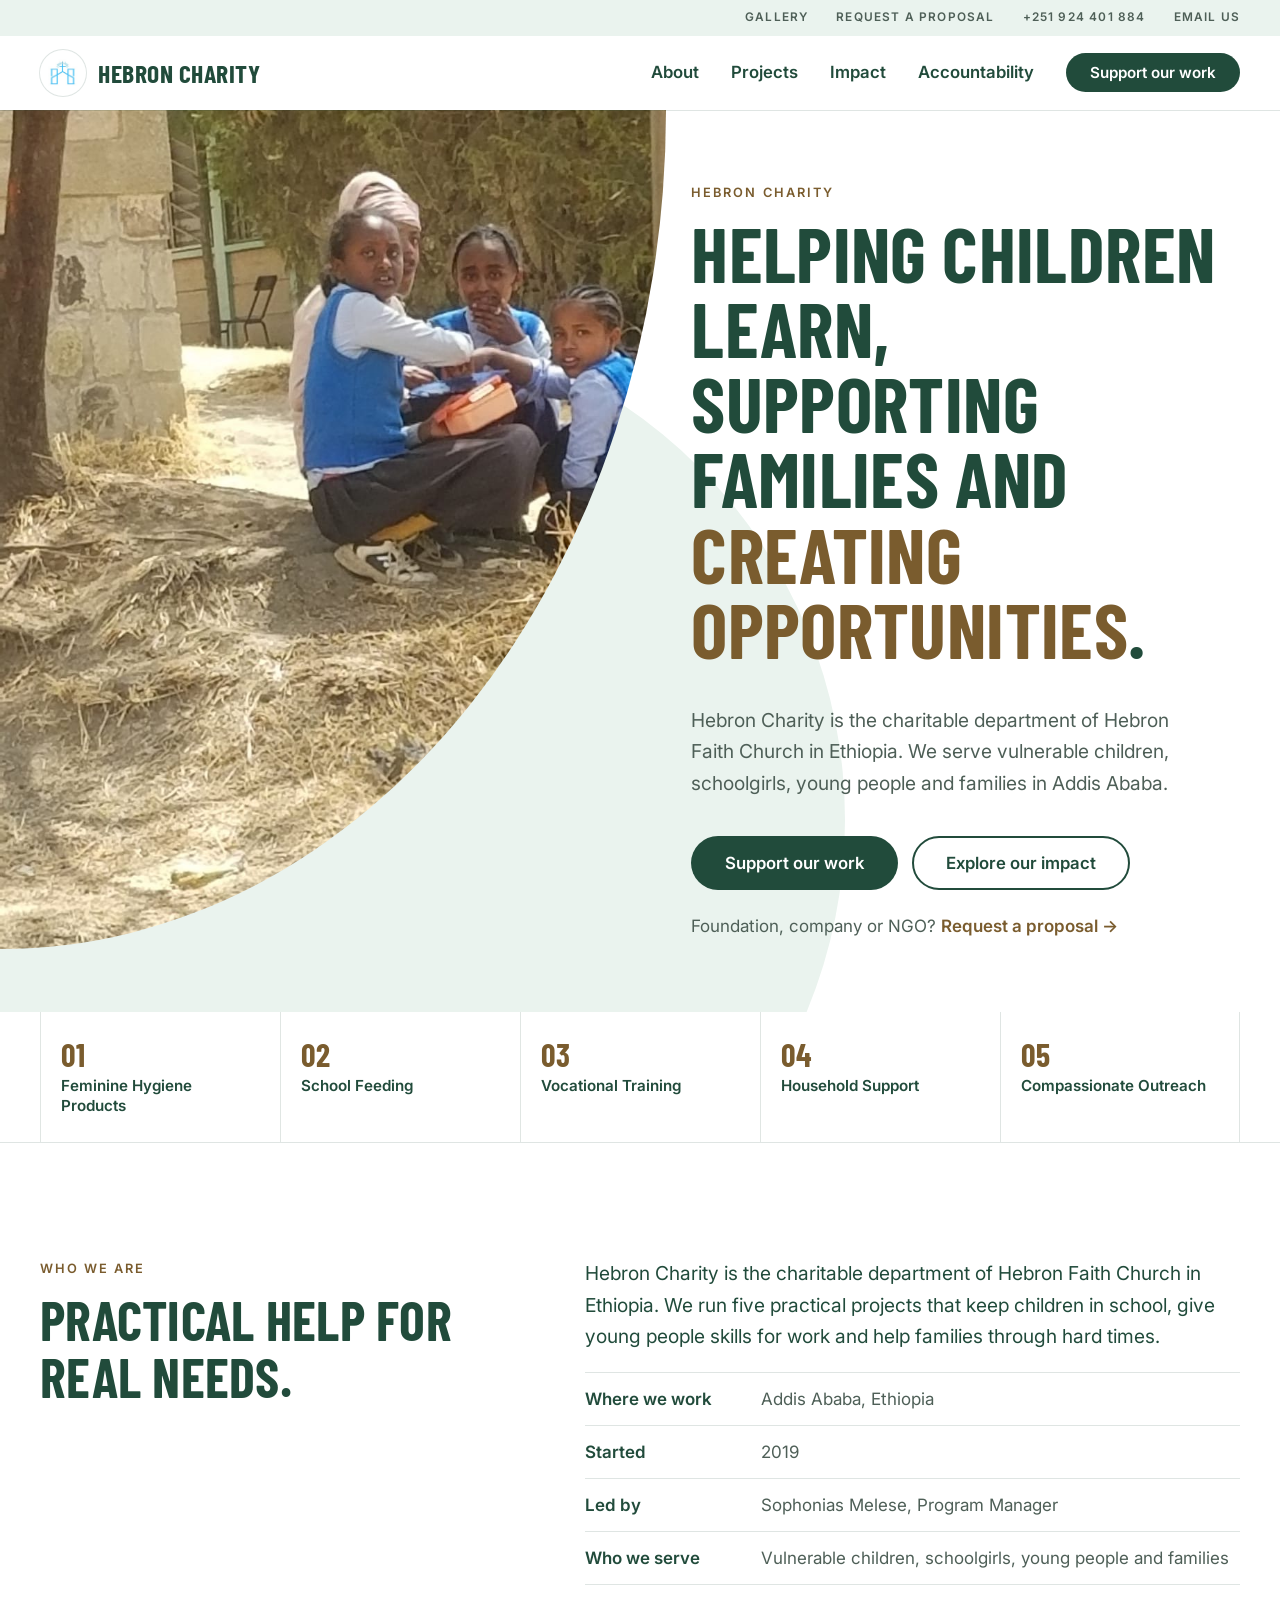
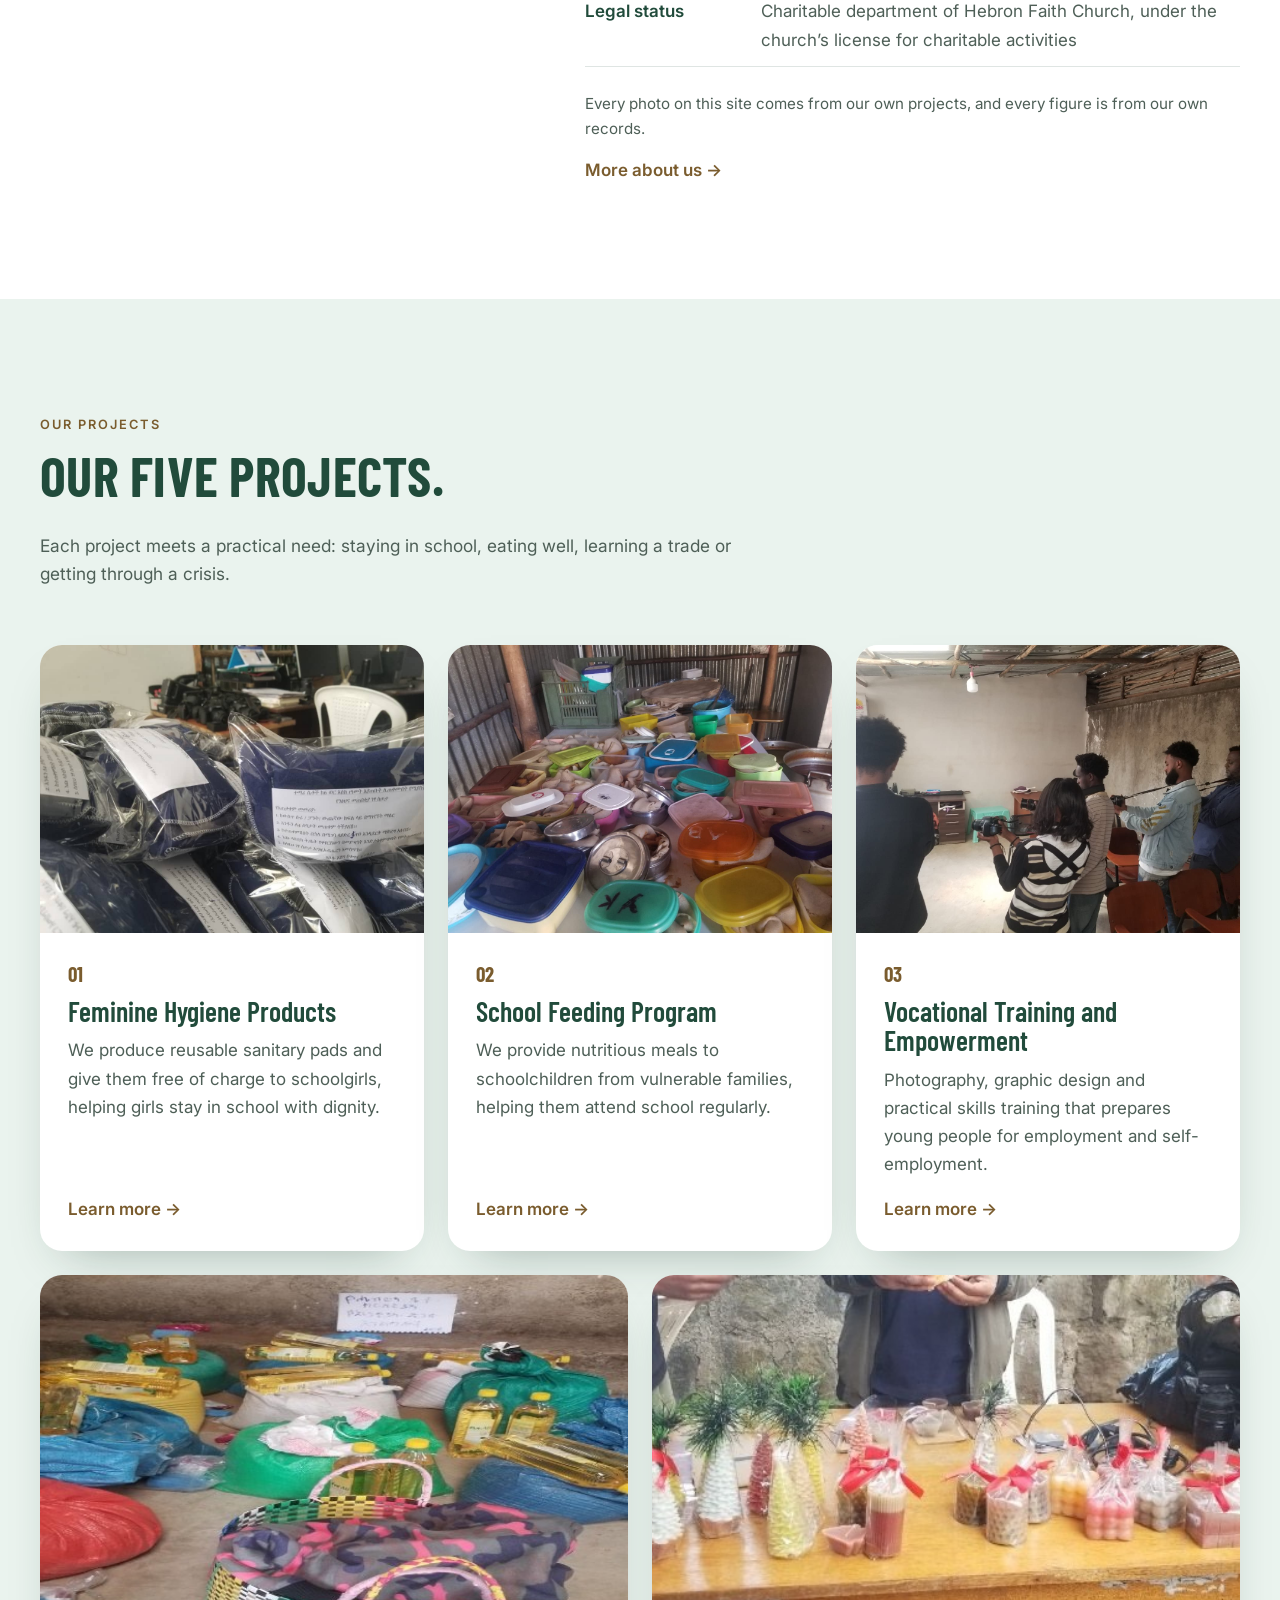
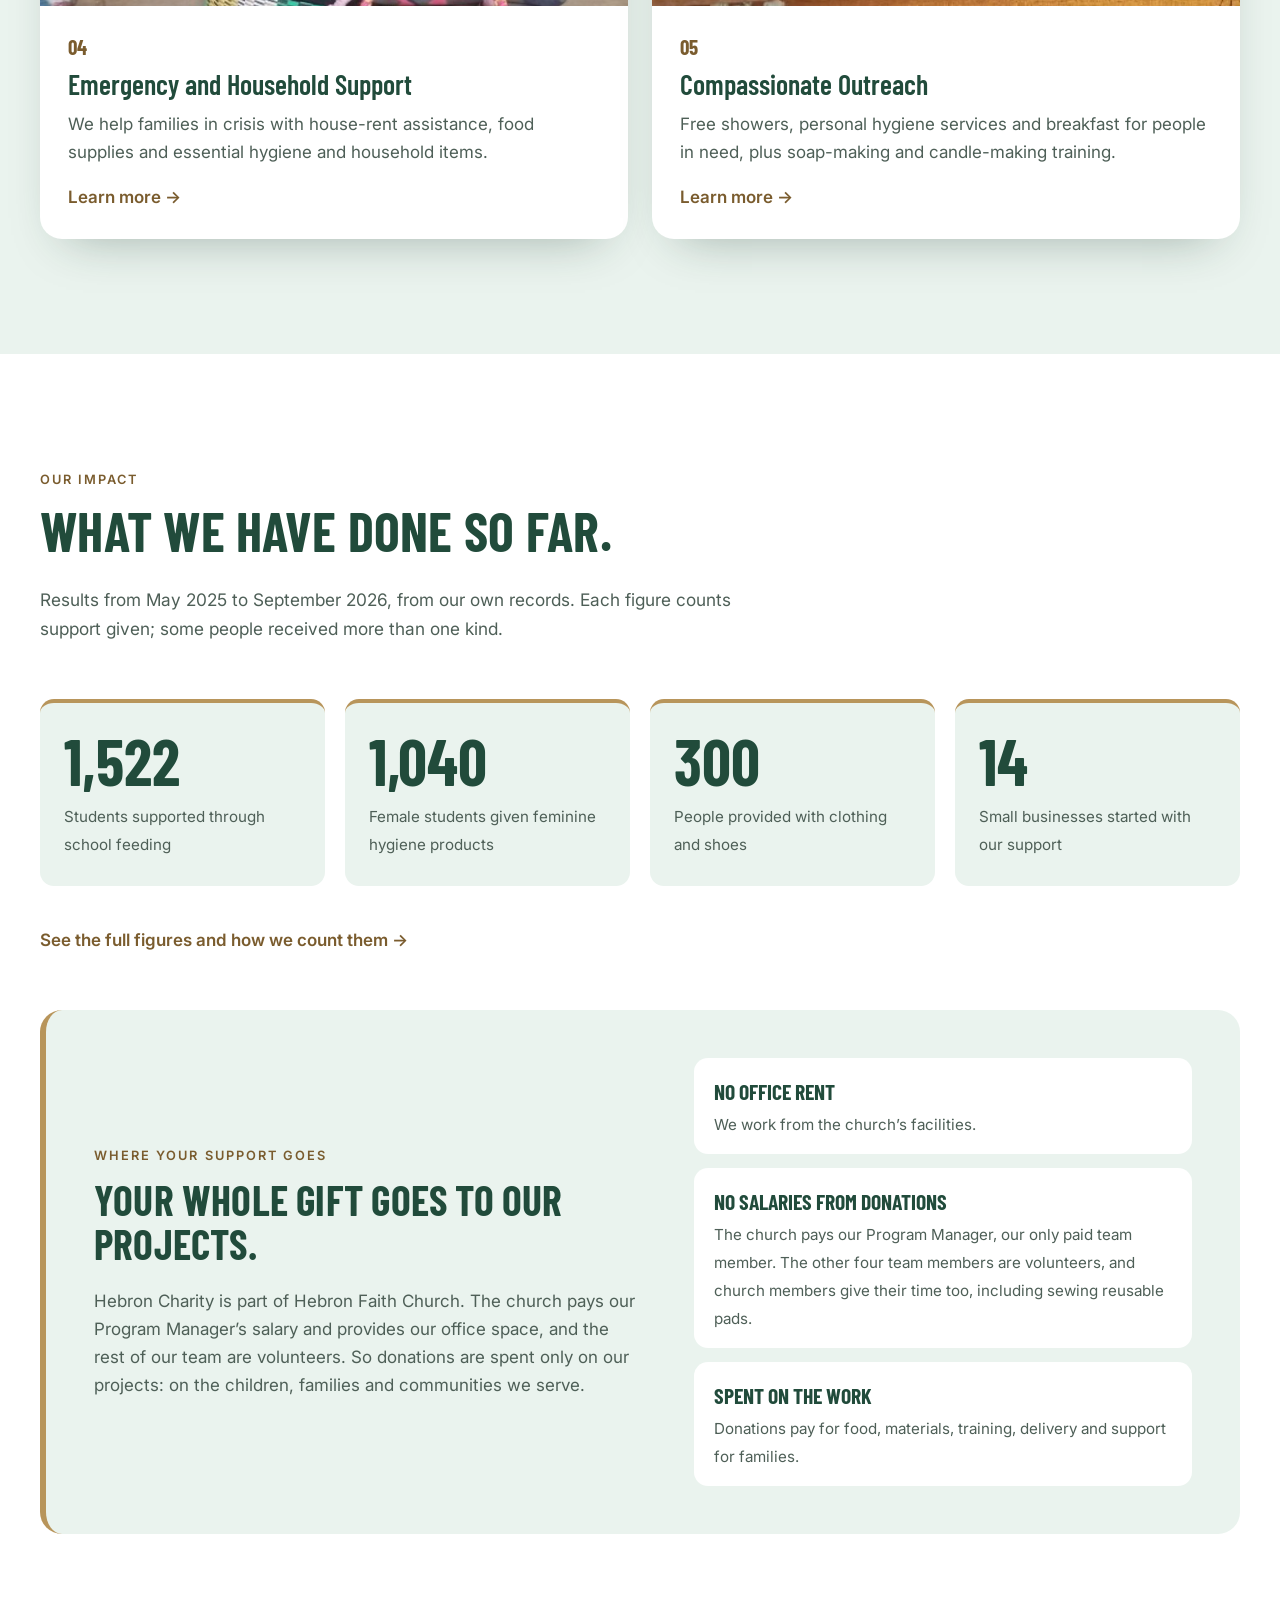
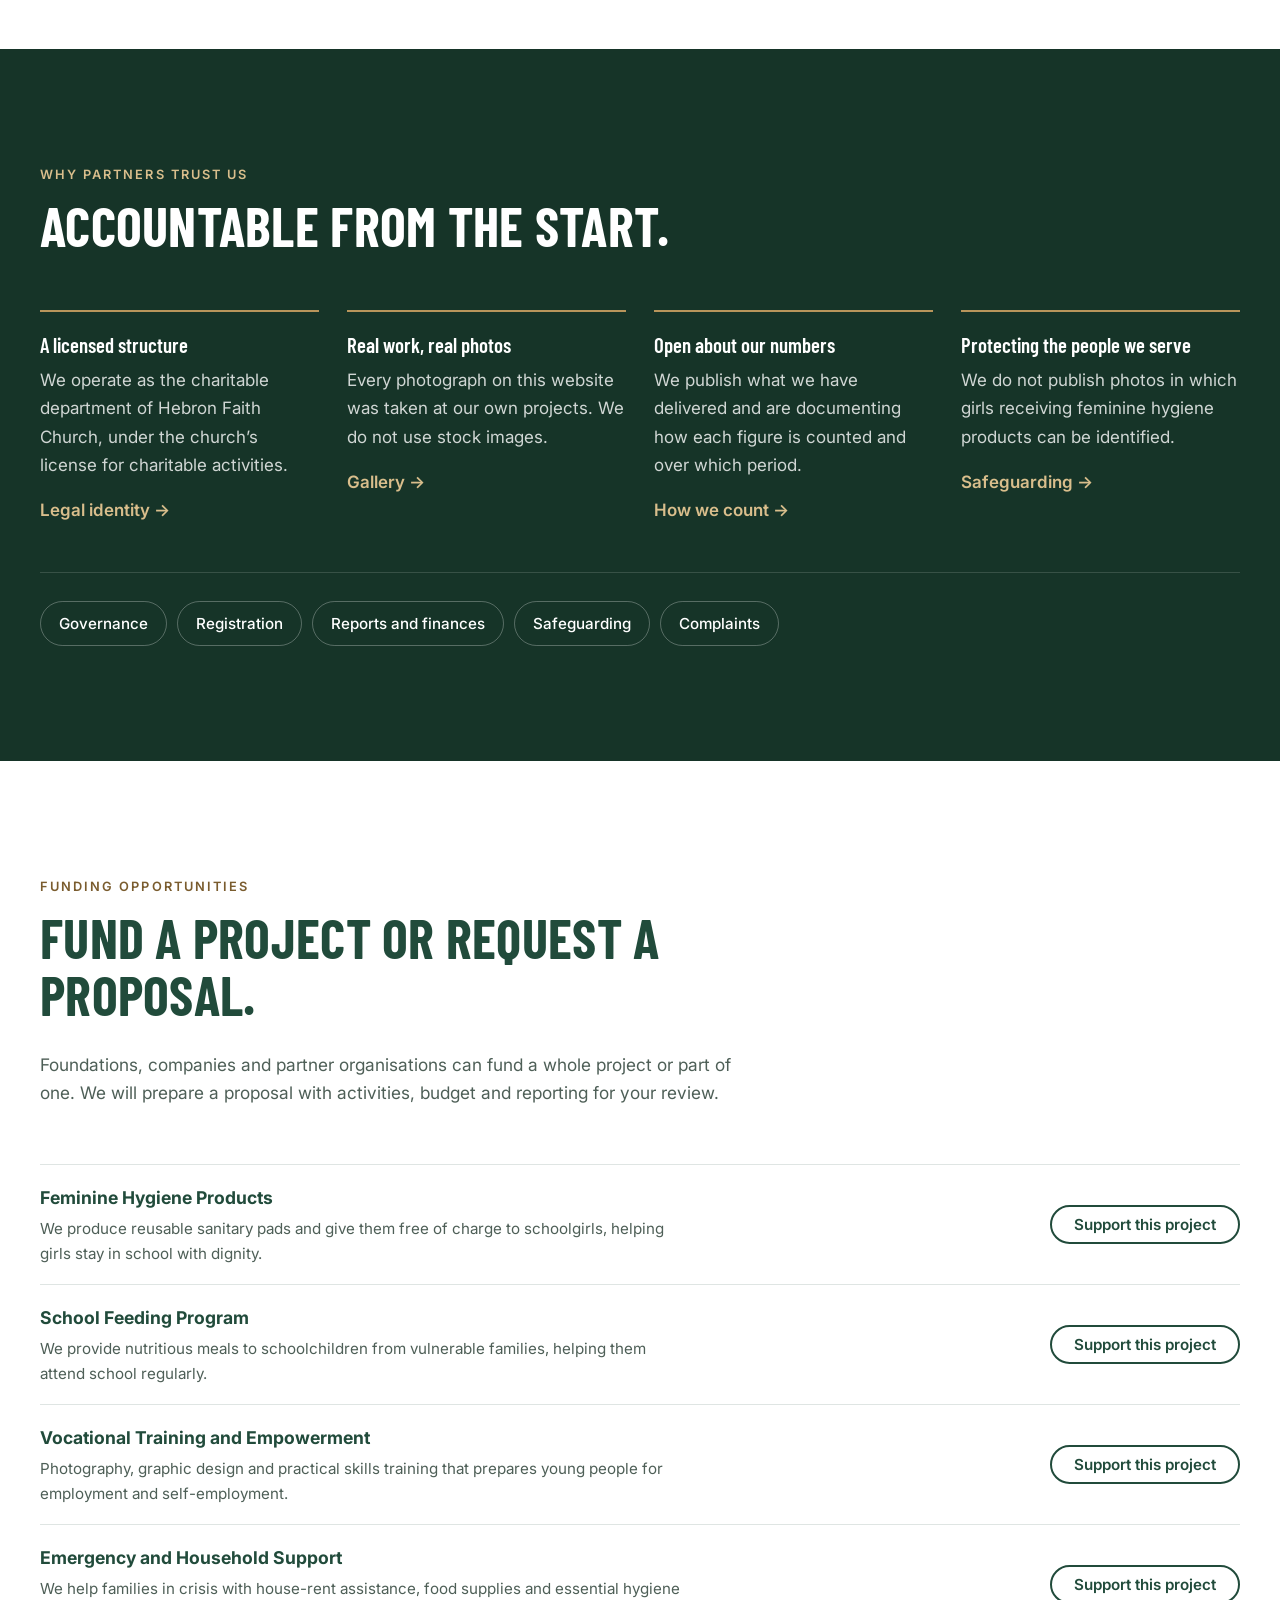
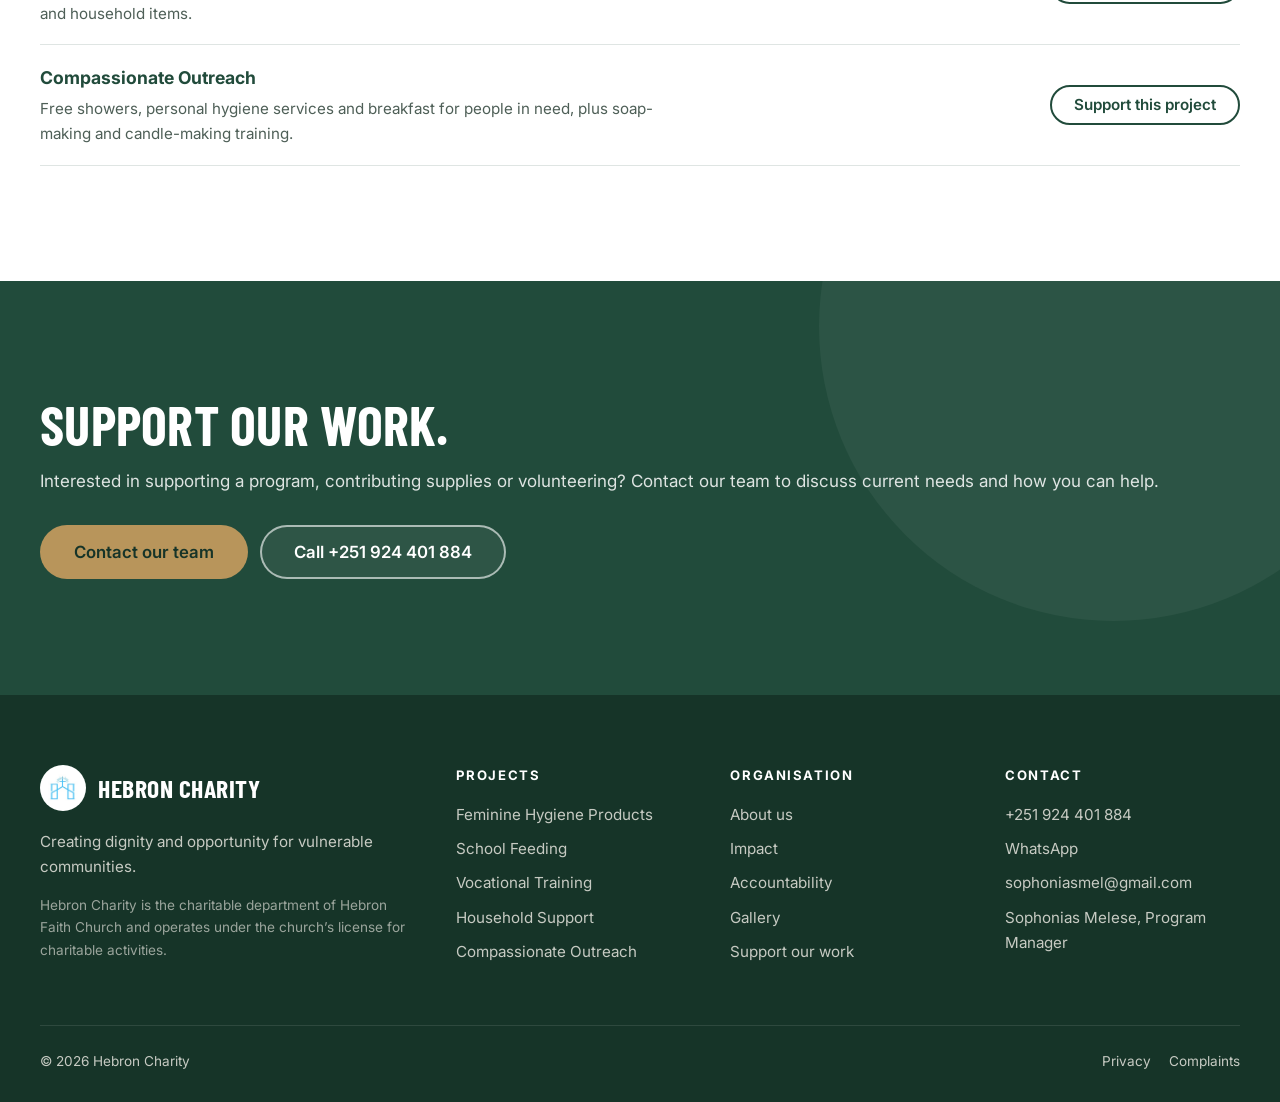
<file: index.html>
<!doctype html>
<html lang="en">
<head>
  <meta charset="utf-8">
  <meta name="viewport" content="width=device-width, initial-scale=1">
  <title>Hebron Charity</title>
  <meta name="description" content="Hebron Charity creates dignity and opportunity for vulnerable children, schoolgirls, young people and families through feminine hygiene products, school feeding, vocational training and community support.">
  <link rel="canonical" href="https://www.hebcharty.com/">
  <meta name="theme-color" content="#214B3B">

  <meta property="og:type" content="website">
  <meta property="og:site_name" content="Hebron Charity">
  <meta property="og:title" content="Hebron Charity">
  <meta property="og:description" content="Hebron Charity creates dignity and opportunity for vulnerable children, schoolgirls, young people and families through feminine hygiene products, school feeding, vocational training and community support.">
  <meta property="og:url" content="https://www.hebcharty.com/">
  <meta property="og:image" content="https://www.hebcharty.com/images/p2-lunchboxes.jpg">
  <meta name="twitter:card" content="summary_large_image">

  <link rel="icon" href="/images/logo.png" type="image/png">
  <link rel="preconnect" href="https://fonts.googleapis.com">
  <link rel="preconnect" href="https://fonts.gstatic.com" crossorigin>
  <link href="https://fonts.googleapis.com/css2?family=Barlow+Condensed:wght@600;700&family=Inter:wght@400;500;600;700&display=swap" rel="stylesheet">
  <link rel="stylesheet" href="/styles.css">
  <script type="application/ld+json">
{
  "@context": "https://schema.org",
  "@type": "NGO",
  "name": "Hebron Charity",
  "url": "https://www.hebcharty.com/",
  "logo": "https://www.hebcharty.com/images/logo.png",
  "telephone": "+251924401884",
  "parentOrganization": {
    "@type": "Organization",
    "name": "Hebron Faith Church"
  }
}
  </script>
</head>
<body>
  <a class="skip-link" href="#main">Skip to content</a>

  <!-- ============ HEADER ============ -->
  <header class="site-header" id="top">
    <div class="utility-bar">
      <nav class="container utility-inner" aria-label="Quick links">
        <a href="/gallery">Gallery</a>
        <a href="/partner?type=proposal#inquiry">Request a proposal</a>
        <a href="tel:+251924401884">+251 924 401 884</a>
        <a href="mailto:sophoniasmel@gmail.com">Email us</a>
      </nav>
    </div>
    <div class="container nav">
      <a href="/" class="brand" aria-label="Hebron Charity home">
        <span class="brand-logo"><img src="/images/logo.png" alt="" width="30" height="28"></span>
        <span class="brand-text">Hebron Charity</span>
      </a>
      <button class="nav-toggle" aria-expanded="false" aria-controls="nav-menu" aria-label="Open menu">
        <span></span><span></span><span></span>
      </button>
      <nav id="nav-menu" class="nav-menu" aria-label="Main">
        <a href="/about">About</a>
        <a href="/#programs">Projects</a>
        <a href="/impact">Impact</a>
        <a href="/accountability">Accountability</a>
        <a href="/partner" class="btn btn-accent btn-sm">Support our work</a>
      </nav>
    </div>
  </header>

  <main id="main">
    <!-- ============ HERO ============ -->
    <section class="hero">
      <div class="hero-media"><img width="960" height="1280" src="/images/p2-eating-outside.jpg" alt="Schoolgirls eating their school-feeding lunch together outside" fetchpriority="high"></div>
      <div class="container hero-grid">
        <div class="hero-text">
          <p class="eyebrow reveal">Hebron Charity</p>
          <h1 class="reveal">Helping children learn, supporting families and <em>creating opportunities</em>.</h1>
          <p class="hero-lead reveal">Hebron Charity is the charitable department of Hebron Faith Church in Ethiopia. We serve vulnerable children, schoolgirls, young people and families in Addis Ababa.</p>
          <div class="hero-actions reveal">
            <a href="/partner" class="btn btn-accent btn-lg">Support our work</a>
            <a href="/impact" class="btn btn-outline btn-lg">Explore our impact</a>
          </div>
          <p class="hero-sub reveal">Foundation, company or NGO? <a href="/partner?type=proposal#inquiry">Request a proposal →</a></p>
        </div>
      </div>
    </section>

    <!-- ============ AT A GLANCE ============ -->
    <nav class="glance" aria-label="Projects at a glance">
      <div class="container glance-grid">
        <a href="/projects/feminine-hygiene-products" class="reveal"><b>01</b><span>Feminine Hygiene Products</span></a>
        <a href="/projects/school-feeding" class="reveal"><b>02</b><span>School Feeding</span></a>
        <a href="/projects/vocational-training" class="reveal"><b>03</b><span>Vocational Training</span></a>
        <a href="/projects/household-support" class="reveal"><b>04</b><span>Household Support</span></a>
        <a href="/projects/community-outreach" class="reveal"><b>05</b><span>Compassionate Outreach</span></a>
      </div>
    </nav>

    <!-- ============ INTRO ============ -->
    <section class="section">
      <div class="container intro-grid">
        <div class="reveal">
          <p class="eyebrow">Who we are</p>
          <h2>Practical help for real needs.</h2>
        </div>
        <div class="reveal">
          <p class="lead">Hebron Charity is the charitable department of Hebron Faith Church in Ethiopia. We run five practical projects that keep children in school, give young people skills for work and help families through hard times.</p>
          <dl class="facts">
            <div><dt>Where we work</dt><dd>Addis Ababa, Ethiopia</dd></div>
            <div><dt>Started</dt><dd>2019</dd></div>
            <div><dt>Led by</dt><dd>Sophonias Melese, Program Manager</dd></div>
            <div><dt>Who we serve</dt><dd>Vulnerable children, schoolgirls, young people and families</dd></div>
            <div><dt>Legal status</dt><dd>Charitable department of Hebron Faith Church, under the church’s license for charitable activities</dd></div>
          </dl>
          <p class="note">Every photo on this site comes from our own projects, and every figure is from our own records.</p>
          <a class="text-link" href="/about">More about us →</a>
        </div>
      </div>
    </section>

    <!-- ============ PROGRAMS ============ -->
    <section id="programs" class="section section-tint">
      <div class="container">
        <div class="section-head reveal">
          <p class="eyebrow">Our projects</p>
          <h2>Our five projects.</h2>
          <p>Each project meets a practical need: staying in school, eating well, learning a trade or getting through a crisis.</p>
        </div>
        <div class="program-grid">
          <article class="program-card reveal">
            <a href="/projects/feminine-hygiene-products" class="program-media"><img width="1008" height="756" decoding="async" src="/images/p1-packs-closeup.jpg" alt="Packed reusable pads with instructions in Amharic" loading="lazy"></a>
            <div class="program-body">
              <span class="program-num">01</span>
              <h3><a href="/projects/feminine-hygiene-products">Feminine Hygiene Products</a></h3>
              <p>We produce reusable sanitary pads and give them free of charge to schoolgirls, helping girls stay in school with dignity.</p>
              <a class="text-link" href="/projects/feminine-hygiene-products">Learn more<span class="sr-only"> about Feminine Hygiene Products</span> →</a>
            </div>
          </article>
          <article class="program-card reveal">
            <a href="/projects/school-feeding" class="program-media"><img width="1280" height="960" decoding="async" src="/images/p2-lunchboxes.jpg" alt="Lunch boxes filled with injera ready for schoolchildren" loading="lazy"></a>
            <div class="program-body">
              <span class="program-num">02</span>
              <h3><a href="/projects/school-feeding">School Feeding Program</a></h3>
              <p>We provide nutritious meals to schoolchildren from vulnerable families, helping them attend school regularly.</p>
              <a class="text-link" href="/projects/school-feeding">Learn more<span class="sr-only"> about School Feeding Program</span> →</a>
            </div>
          </article>
          <article class="program-card reveal">
            <a href="/projects/vocational-training" class="program-media"><img width="1280" height="960" decoding="async" src="/images/p3-camera-class.jpg" alt="Trainees practising with cameras in a photography class" loading="lazy"></a>
            <div class="program-body">
              <span class="program-num">03</span>
              <h3><a href="/projects/vocational-training">Vocational Training and Empowerment</a></h3>
              <p>Photography, graphic design and practical skills training that prepares young people for employment and self-employment.</p>
              <a class="text-link" href="/projects/vocational-training">Learn more<span class="sr-only"> about Vocational Training and Empowerment</span> →</a>
            </div>
          </article>
          <article class="program-card reveal">
            <a href="/projects/household-support" class="program-media"><img width="568" height="531" decoding="async" src="/images/p4-supplies.jpg" alt="Food and household supplies laid out for families" loading="lazy"></a>
            <div class="program-body">
              <span class="program-num">04</span>
              <h3><a href="/projects/household-support">Emergency and Household Support</a></h3>
              <p>We help families in crisis with house-rent assistance, food supplies and essential hygiene and household items.</p>
              <a class="text-link" href="/projects/household-support">Learn more<span class="sr-only"> about Emergency and Household Support</span> →</a>
            </div>
          </article>
          <article class="program-card reveal">
            <a href="/projects/community-outreach" class="program-media"><img width="797" height="267" decoding="async" src="/images/p5-products.jpg" alt="Handmade soaps and candles made by trainees" loading="lazy"></a>
            <div class="program-body">
              <span class="program-num">05</span>
              <h3><a href="/projects/community-outreach">Compassionate Outreach</a></h3>
              <p>Free showers, personal hygiene services and breakfast for people in need, plus soap-making and candle-making training.</p>
              <a class="text-link" href="/projects/community-outreach">Learn more<span class="sr-only"> about Compassionate Outreach</span> →</a>
            </div>
          </article>
        </div>
      </div>
    </section>

    <!-- ============ IMPACT ============ -->
    <section id="impact" class="section">
      <div class="container">
        <div class="section-head reveal">
          <p class="eyebrow">Our impact</p>
          <h2>What we have done so far.</h2>
          <p>Results from May 2025 to September 2026, from our own records. Each figure counts support given; some people received more than one kind.</p>
        </div>
        <div class="impact-highlights">
          <div class="stat reveal"><b>1,522</b><span>Students supported through school feeding</span></div>
          <div class="stat reveal"><b>1,040</b><span>Female students given feminine hygiene products</span></div>
          <div class="stat reveal"><b>300</b><span>People provided with clothing and shoes</span></div>
          <div class="stat reveal"><b>14</b><span>Small businesses started with our support</span></div>
        </div>
        <p class="reveal"><a class="text-link" href="/impact">See the full figures and how we count them →</a></p>
        <div class="callout reveal">
          <div class="callout-head">
            <p class="eyebrow">Where your support goes</p>
            <h2>Your whole gift goes to our projects.</h2>
            <p>Hebron Charity is part of Hebron Faith Church. The church pays our Program Manager’s salary and provides our office space, and the rest of our team are volunteers. So donations are spent only on our projects: on the children, families and communities we serve.</p>
          </div>
          <ul class="callout-points">
            <li><b>No office rent</b><span>We work from the church’s facilities.</span></li>
            <li><b>No salaries from donations</b><span>The church pays our Program Manager, our only paid team member. The other four team members are volunteers, and church members give their time too, including sewing reusable pads.</span></li>
            <li><b>Spent on the work</b><span>Donations pay for food, materials, training, delivery and support for families.</span></li>
          </ul>
        </div>
      </div>
    </section>

    <!-- ============ TRUST ============ -->
    <section class="section section-dark">
      <div class="container">
        <div class="section-head reveal">
          <p class="eyebrow">Why partners trust us</p>
          <h2>Accountable from the start.</h2>
        </div>
        <div class="trust-grid">
          <div class="trust-item reveal"><h3>A licensed structure</h3><p>We operate as the charitable department of Hebron Faith Church, under the church’s license for charitable activities.</p><a class="text-link" href="/about#legal">Legal identity →</a></div>
          <div class="trust-item reveal"><h3>Real work, real photos</h3><p>Every photograph on this website was taken at our own projects. We do not use stock images.</p><a class="text-link" href="/gallery">Gallery →</a></div>
          <div class="trust-item reveal"><h3>Open about our numbers</h3><p>We publish what we have delivered and are documenting how each figure is counted and over which period.</p><a class="text-link" href="/impact#method">How we count →</a></div>
          <div class="trust-item reveal"><h3>Protecting the people we serve</h3><p>We do not publish photos in which girls receiving feminine hygiene products can be identified.</p><a class="text-link" href="/accountability#safeguarding">Safeguarding →</a></div>
        </div>
        <nav class="cred-links reveal" aria-label="Governance and accountability">
          <a href="/about#leadership">Governance</a>
          <a href="/about#legal">Registration</a>
          <a href="/accountability#finances">Reports and finances</a>
          <a href="/accountability#safeguarding">Safeguarding</a>
          <a href="/accountability#complaints">Complaints</a>
        </nav>
      </div>
    </section>

    <!-- ============ FUNDING ============ -->
    <section id="funding" class="section">
      <div class="container">
        <div class="section-head reveal">
          <p class="eyebrow">Funding opportunities</p>
          <h2>Fund a project or request a proposal.</h2>
          <p>Foundations, companies and partner organisations can fund a whole project or part of one. We will prepare a proposal with activities, budget and reporting for your review.</p>
        </div>
        <ul class="funding-list reveal">
          <li><span><b>Feminine Hygiene Products</b><span class="funding-sum">We produce reusable sanitary pads and give them free of charge to schoolgirls, helping girls stay in school with dignity.</span></span><a class="btn btn-outline btn-sm" href="/partner?type=foundation&amp;project=feminine-hygiene-products">Support this project<span class="sr-only">: Feminine Hygiene Products</span></a></li>
          <li><span><b>School Feeding Program</b><span class="funding-sum">We provide nutritious meals to schoolchildren from vulnerable families, helping them attend school regularly.</span></span><a class="btn btn-outline btn-sm" href="/partner?type=foundation&amp;project=school-feeding">Support this project<span class="sr-only">: School Feeding Program</span></a></li>
          <li><span><b>Vocational Training and Empowerment</b><span class="funding-sum">Photography, graphic design and practical skills training that prepares young people for employment and self-employment.</span></span><a class="btn btn-outline btn-sm" href="/partner?type=foundation&amp;project=vocational-training">Support this project<span class="sr-only">: Vocational Training and Empowerment</span></a></li>
          <li><span><b>Emergency and Household Support</b><span class="funding-sum">We help families in crisis with house-rent assistance, food supplies and essential hygiene and household items.</span></span><a class="btn btn-outline btn-sm" href="/partner?type=foundation&amp;project=household-support">Support this project<span class="sr-only">: Emergency and Household Support</span></a></li>
          <li><span><b>Compassionate Outreach</b><span class="funding-sum">Free showers, personal hygiene services and breakfast for people in need, plus soap-making and candle-making training.</span></span><a class="btn btn-outline btn-sm" href="/partner?type=foundation&amp;project=community-outreach">Support this project<span class="sr-only">: Compassionate Outreach</span></a></li>
        </ul>
        <div class="todo" role="note" hidden><b>To be provided</b><span>Funding targets and itemised budgets for each project, once approved.</span></div>
      </div>
    </section>

    <section class="section contact">
      <div class="container contact-inner reveal">
        <div>
          <h2>Support our work.</h2>
          <p>Interested in supporting a program, contributing supplies or volunteering? Contact our team to discuss current needs and how you can help.</p>
        </div>
        <div class="contact-actions">
          <a class="btn btn-accent btn-lg" href="/partner#contact">Contact our team</a>
          <a class="btn btn-ghost btn-lg" href="tel:+251924401884">Call +251 924 401 884</a>
        </div>
      </div>
    </section>
  </main>

  <!-- ============ FOOTER ============ -->
  <footer class="site-footer">
    <div class="container footer-grid">
      <div>
        <a href="/" class="brand brand-light">
          <span class="brand-logo"><img src="/images/logo.png" alt="" width="30" height="28"></span>
          <span class="brand-text">Hebron Charity</span>
        </a>
        <p>Creating dignity and opportunity for vulnerable communities.</p>
        <p class="footer-legal">Hebron Charity is the charitable department of Hebron Faith Church and operates under the church’s license for charitable activities.</p>
      </div>
      <div>
        <h4>Projects</h4>
        <a href="/projects/feminine-hygiene-products">Feminine Hygiene Products</a>
        <a href="/projects/school-feeding">School Feeding</a>
        <a href="/projects/vocational-training">Vocational Training</a>
        <a href="/projects/household-support">Household Support</a>
        <a href="/projects/community-outreach">Compassionate Outreach</a>
      </div>
      <div>
        <h4>Organisation</h4>
        <a href="/about">About us</a>
        <a href="/impact">Impact</a>
        <a href="/accountability">Accountability</a>
        <a href="/gallery">Gallery</a>
        <a href="/partner">Support our work</a>
      </div>
      <div>
        <h4>Contact</h4>
        <a href="tel:+251924401884">+251 924 401 884</a>
        <a href="https://wa.me/251924401884" target="_blank" rel="noopener">WhatsApp</a>
        <a href="mailto:sophoniasmel@gmail.com">sophoniasmel@gmail.com</a>
        <span>Sophonias Melese, Program Manager</span>
      </div>
    </div>
    <div class="container footer-bottom">
      <span>© <span id="year"></span> Hebron Charity</span>
      <span class="footer-links"><a href="/privacy">Privacy</a><a href="/accountability#complaints">Complaints</a></span>
    </div>
  </footer>

  <script src="/script.js" defer></script>
</body>
</html>
</file>
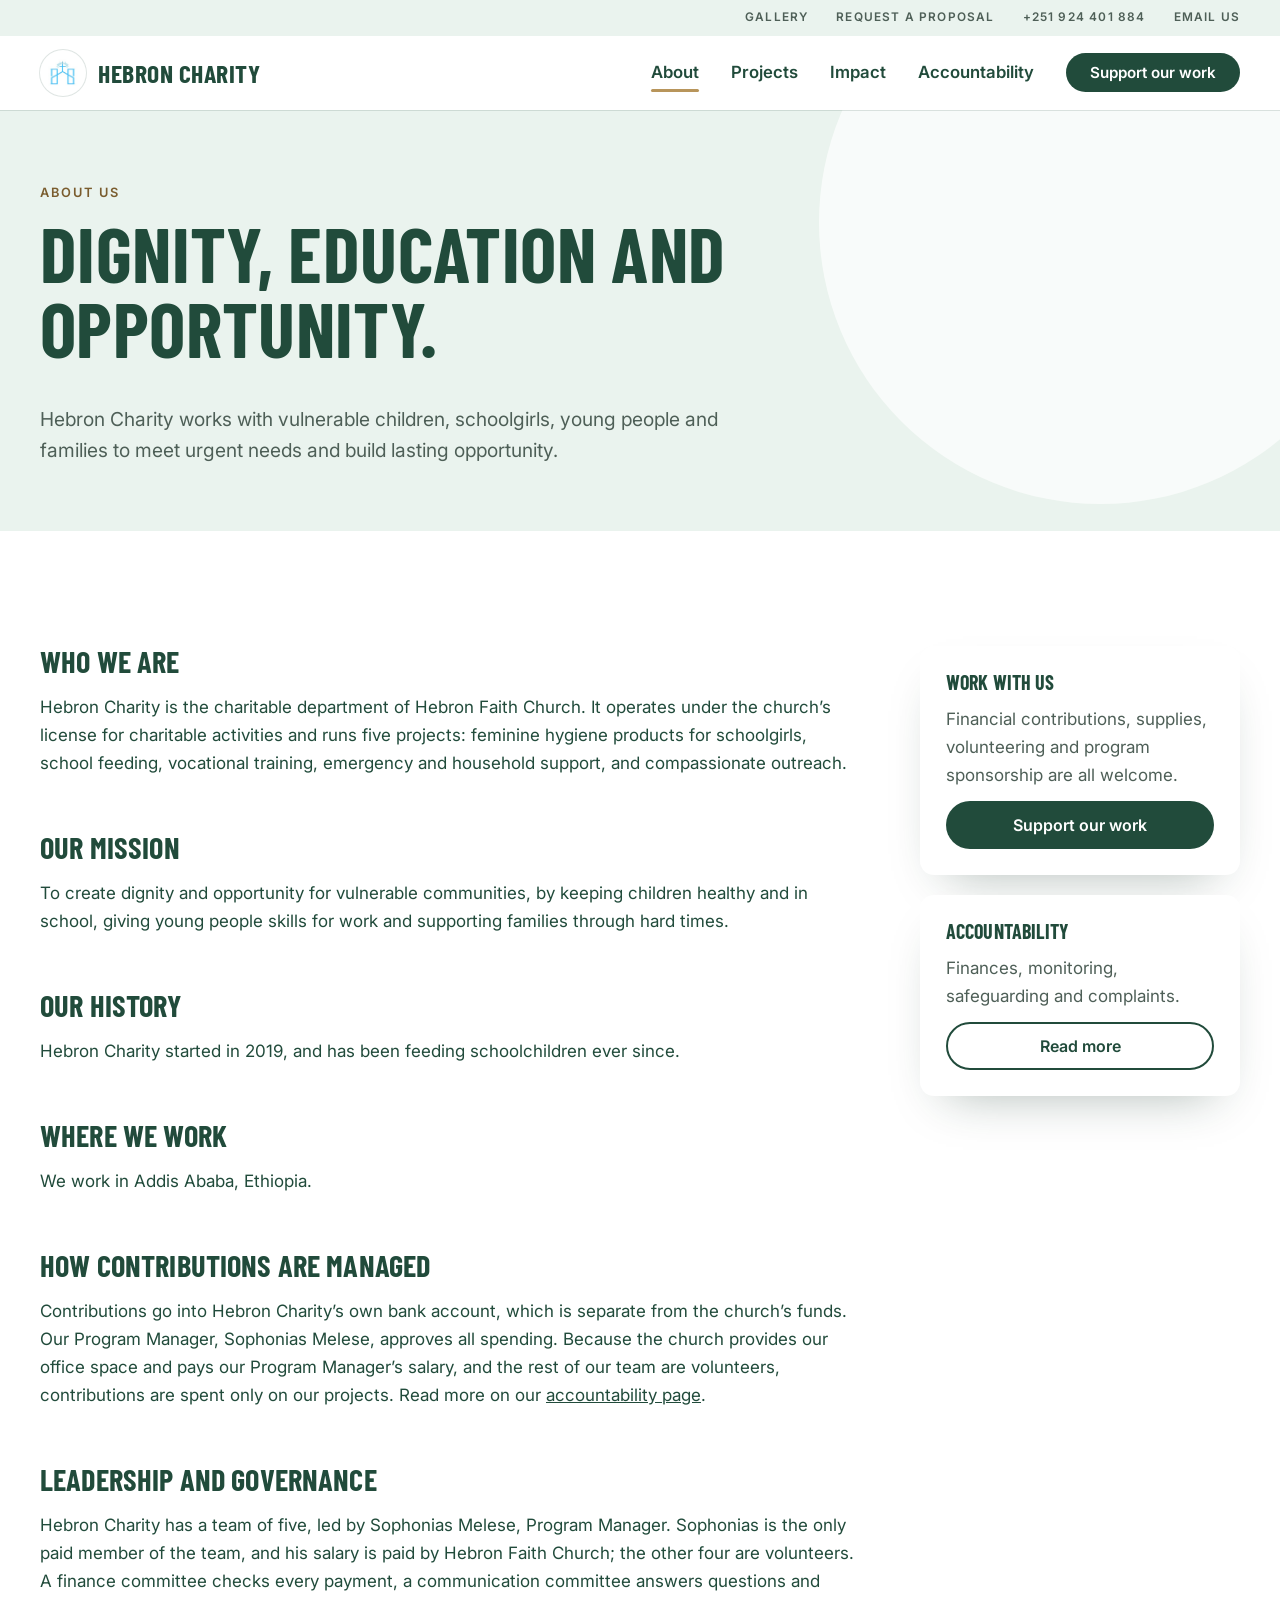
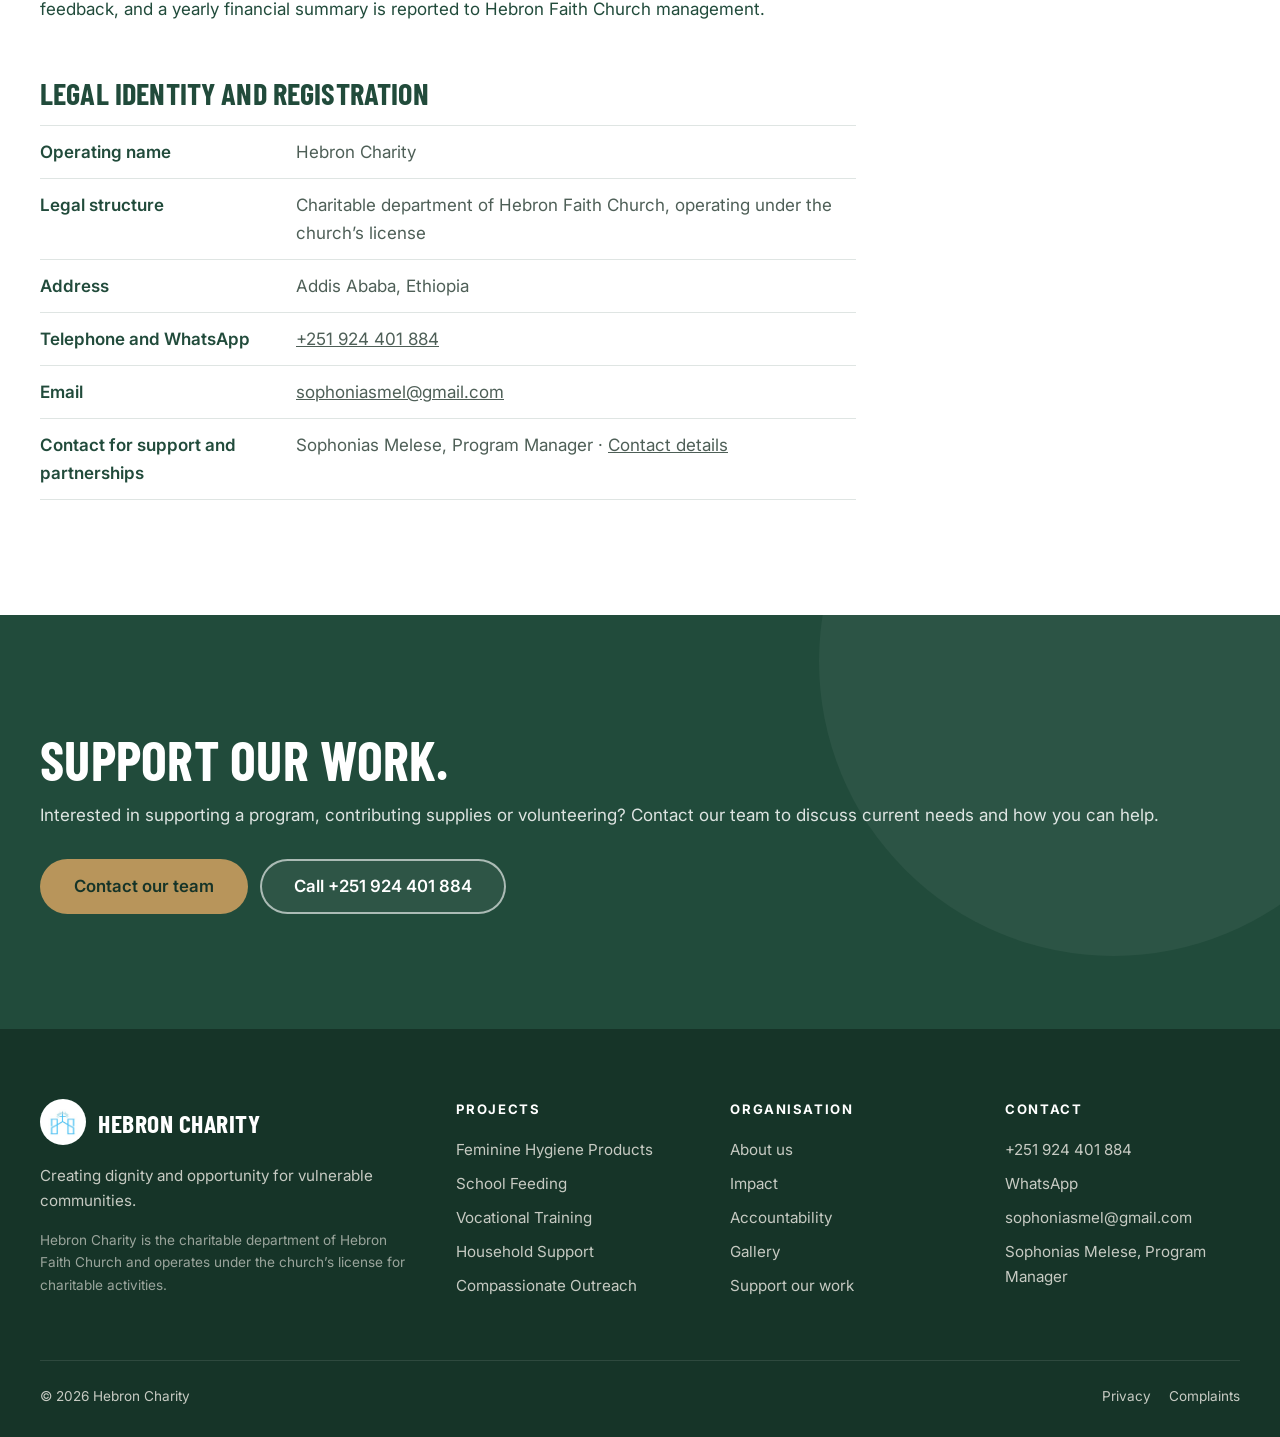
<file: about.html>
<!doctype html>
<html lang="en">
<head>
  <meta charset="utf-8">
  <meta name="viewport" content="width=device-width, initial-scale=1">
  <title>About us | Hebron Charity</title>
  <meta name="description" content="Hebron Charity is the charitable department of Hebron Faith Church. Learn about our mission, leadership, governance and legal identity.">
  <link rel="canonical" href="https://www.hebcharty.com/about">
  <meta name="theme-color" content="#214B3B">

  <meta property="og:type" content="website">
  <meta property="og:site_name" content="Hebron Charity">
  <meta property="og:title" content="About us | Hebron Charity">
  <meta property="og:description" content="Hebron Charity is the charitable department of Hebron Faith Church. Learn about our mission, leadership, governance and legal identity.">
  <meta property="og:url" content="https://www.hebcharty.com/about">
  <meta property="og:image" content="https://www.hebcharty.com/images/p3-graduates.jpg">
  <meta name="twitter:card" content="summary_large_image">

  <link rel="icon" href="/images/logo.png" type="image/png">
  <link rel="preconnect" href="https://fonts.googleapis.com">
  <link rel="preconnect" href="https://fonts.gstatic.com" crossorigin>
  <link href="https://fonts.googleapis.com/css2?family=Barlow+Condensed:wght@600;700&family=Inter:wght@400;500;600;700&display=swap" rel="stylesheet">
  <link rel="stylesheet" href="/styles.css">
</head>
<body>
  <a class="skip-link" href="#main">Skip to content</a>

  <!-- ============ HEADER ============ -->
  <header class="site-header" id="top">
    <div class="utility-bar">
      <nav class="container utility-inner" aria-label="Quick links">
        <a href="/gallery">Gallery</a>
        <a href="/partner?type=proposal#inquiry">Request a proposal</a>
        <a href="tel:+251924401884">+251 924 401 884</a>
        <a href="mailto:sophoniasmel@gmail.com">Email us</a>
      </nav>
    </div>
    <div class="container nav">
      <a href="/" class="brand" aria-label="Hebron Charity home">
        <span class="brand-logo"><img src="/images/logo.png" alt="" width="30" height="28"></span>
        <span class="brand-text">Hebron Charity</span>
      </a>
      <button class="nav-toggle" aria-expanded="false" aria-controls="nav-menu" aria-label="Open menu">
        <span></span><span></span><span></span>
      </button>
      <nav id="nav-menu" class="nav-menu" aria-label="Main">
        <a href="/about" aria-current="page">About</a>
        <a href="/#programs">Projects</a>
        <a href="/impact">Impact</a>
        <a href="/accountability">Accountability</a>
        <a href="/partner" class="btn btn-accent btn-sm">Support our work</a>
      </nav>
    </div>
  </header>

  <main id="main">

    <section class="page-hero">
      <div class="container">
        
        <p class="eyebrow">About us</p>
        <h1>Dignity, education and opportunity.</h1>
        <p class="hero-lead">Hebron Charity works with vulnerable children, schoolgirls, young people and families to meet urgent needs and build lasting opportunity.</p>
      </div>
    </section>

    <section class="section">
      <div class="container article-grid">
        <article class="article">
          <h2>Who we are</h2>
          <p>Hebron Charity is the charitable department of Hebron Faith Church. It operates under the church’s license for charitable activities and runs five projects: feminine hygiene products for schoolgirls, school feeding, vocational training, emergency and household support, and compassionate outreach.</p>
          <div class="todo" role="note" hidden><b>To be provided</b><span>Who Hebron Charity serves and whether support is given to people of every background without conditions.</span></div>

          <h2>Our mission</h2>
          <p class="draft-label" hidden>Draft for approval</p>
          <p>To create dignity and opportunity for vulnerable communities, by keeping children healthy and in school, giving young people skills for work and supporting families through hard times.</p>

          <h2>Our history</h2>
          <p>Hebron Charity started in 2019, and has been feeding schoolchildren ever since.</p>
          <div class="todo" role="note" hidden><b>To be provided</b><span>Why Hebron Charity started, and its key milestones since then.</span></div>

          <h2>Where we work</h2>
          <p>We work in Addis Ababa, Ethiopia.</p>
          <div class="todo" role="note" hidden><b>To be provided</b><span>The neighbourhoods and schools where each project runs.</span></div>

          <h2 id="selection" hidden>How we choose who we support</h2>
          <div class="todo" role="note" hidden><b>To be provided</b><span>How beneficiaries are selected for each project, for example referral by schools or local leaders, home visits, or set criteria such as family income, and who makes the final decision.</span></div>

          <h2 id="contributions">How contributions are managed</h2>
          <p>Contributions go into Hebron Charity’s own bank account, which is separate from the church’s funds. Our Program Manager, Sophonias Melese, approves all spending. Because the church provides our office space and pays our Program Manager’s salary, and the rest of our team are volunteers, contributions are spent only on our projects. Read more on our <a href="/accountability#finances">accountability page</a>.</p>
          <div class="todo" role="note" hidden><b>To be provided</b><span>Who records contributions and donated supplies, and how supporters receive a receipt and a report.</span></div>

          <h2 id="leadership">Leadership and governance</h2>
          <p>Hebron Charity has a team of five, led by Sophonias Melese, Program Manager. Sophonias is the only paid member of the team, and his salary is paid by Hebron Faith Church; the other four are volunteers. A finance committee checks every payment, a communication committee answers questions and feedback, and a yearly financial summary is reported to Hebron Faith Church management.</p>
          <div class="todo" role="note" hidden><b>To be provided</b><span>Names and roles of the other team members, if they agree to be named (optional).</span></div>

          <h2 id="legal">Legal identity and registration</h2>
          <dl class="facts">
            <div><dt>Operating name</dt><dd>Hebron Charity</dd></div>
            <div><dt>Legal structure</dt><dd>Charitable department of Hebron Faith Church, operating under the church’s license</dd></div>
            <div hidden><dt>Registered name of the church</dt><dd><span class="tbc">To confirm</span></dd></div>
            <div hidden><dt>License or registration number</dt><dd><span class="tbc">To confirm</span></dd></div>
            <div hidden><dt>Issuing authority</dt><dd><span class="tbc">To confirm</span></dd></div>
            <div><dt>Address</dt><dd>Addis Ababa, Ethiopia <span class="tbc" hidden>Street address to confirm</span></dd></div>
            <div><dt>Telephone and WhatsApp</dt><dd><a href="tel:+251924401884">+251 924 401 884</a></dd></div>
            <div><dt>Email</dt><dd><a href="mailto:sophoniasmel@gmail.com">sophoniasmel@gmail.com</a></dd></div>
            <div><dt>Contact for support and partnerships</dt><dd>Sophonias Melese, Program Manager · <a href="/partner#contact">Contact details</a></dd></div>
          </dl>
        </article>
        <aside class="article-aside">
          <div class="aside-card">
            <h2 class="h4">Work with us</h2>
            <p>Financial contributions, supplies, volunteering and program sponsorship are all welcome.</p>
            <a class="btn btn-accent" href="/partner">Support our work</a>
          </div>
          <div class="aside-card">
            <h2 class="h4">Accountability</h2>
            <p>Finances, monitoring, safeguarding and complaints.</p>
            <a class="btn btn-outline" href="/accountability">Read more</a>
          </div>
        </aside>
      </div>
    </section>

    <section class="section contact">
      <div class="container contact-inner reveal">
        <div>
          <h2>Support our work.</h2>
          <p>Interested in supporting a program, contributing supplies or volunteering? Contact our team to discuss current needs and how you can help.</p>
        </div>
        <div class="contact-actions">
          <a class="btn btn-accent btn-lg" href="/partner#contact">Contact our team</a>
          <a class="btn btn-ghost btn-lg" href="tel:+251924401884">Call +251 924 401 884</a>
        </div>
      </div>
    </section>
  </main>

  <!-- ============ FOOTER ============ -->
  <footer class="site-footer">
    <div class="container footer-grid">
      <div>
        <a href="/" class="brand brand-light">
          <span class="brand-logo"><img src="/images/logo.png" alt="" width="30" height="28"></span>
          <span class="brand-text">Hebron Charity</span>
        </a>
        <p>Creating dignity and opportunity for vulnerable communities.</p>
        <p class="footer-legal">Hebron Charity is the charitable department of Hebron Faith Church and operates under the church’s license for charitable activities.</p>
      </div>
      <div>
        <h4>Projects</h4>
        <a href="/projects/feminine-hygiene-products">Feminine Hygiene Products</a>
        <a href="/projects/school-feeding">School Feeding</a>
        <a href="/projects/vocational-training">Vocational Training</a>
        <a href="/projects/household-support">Household Support</a>
        <a href="/projects/community-outreach">Compassionate Outreach</a>
      </div>
      <div>
        <h4>Organisation</h4>
        <a href="/about">About us</a>
        <a href="/impact">Impact</a>
        <a href="/accountability">Accountability</a>
        <a href="/gallery">Gallery</a>
        <a href="/partner">Support our work</a>
      </div>
      <div>
        <h4>Contact</h4>
        <a href="tel:+251924401884">+251 924 401 884</a>
        <a href="https://wa.me/251924401884" target="_blank" rel="noopener">WhatsApp</a>
        <a href="mailto:sophoniasmel@gmail.com">sophoniasmel@gmail.com</a>
        <span>Sophonias Melese, Program Manager</span>
      </div>
    </div>
    <div class="container footer-bottom">
      <span>© <span id="year"></span> Hebron Charity</span>
      <span class="footer-links"><a href="/privacy">Privacy</a><a href="/accountability#complaints">Complaints</a></span>
    </div>
  </footer>

  <script src="/script.js" defer></script>
</body>
</html>
</file>
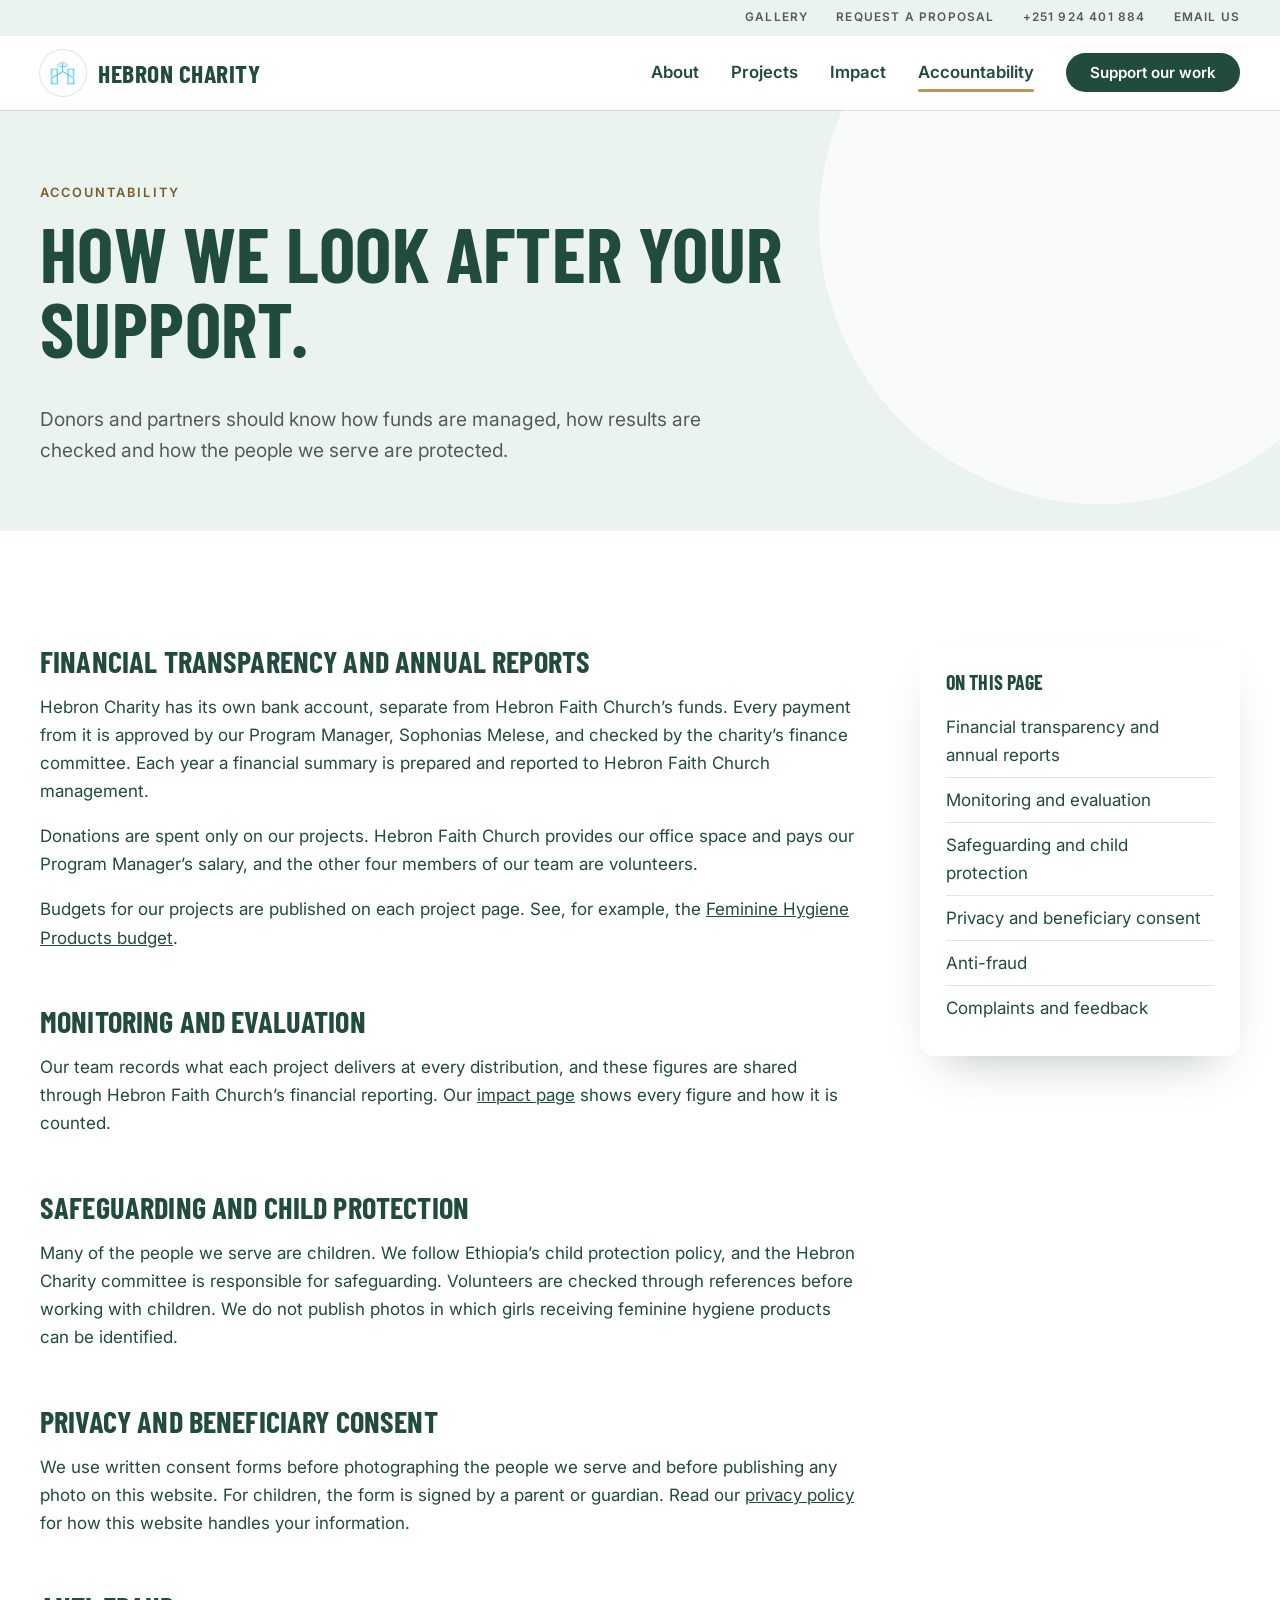
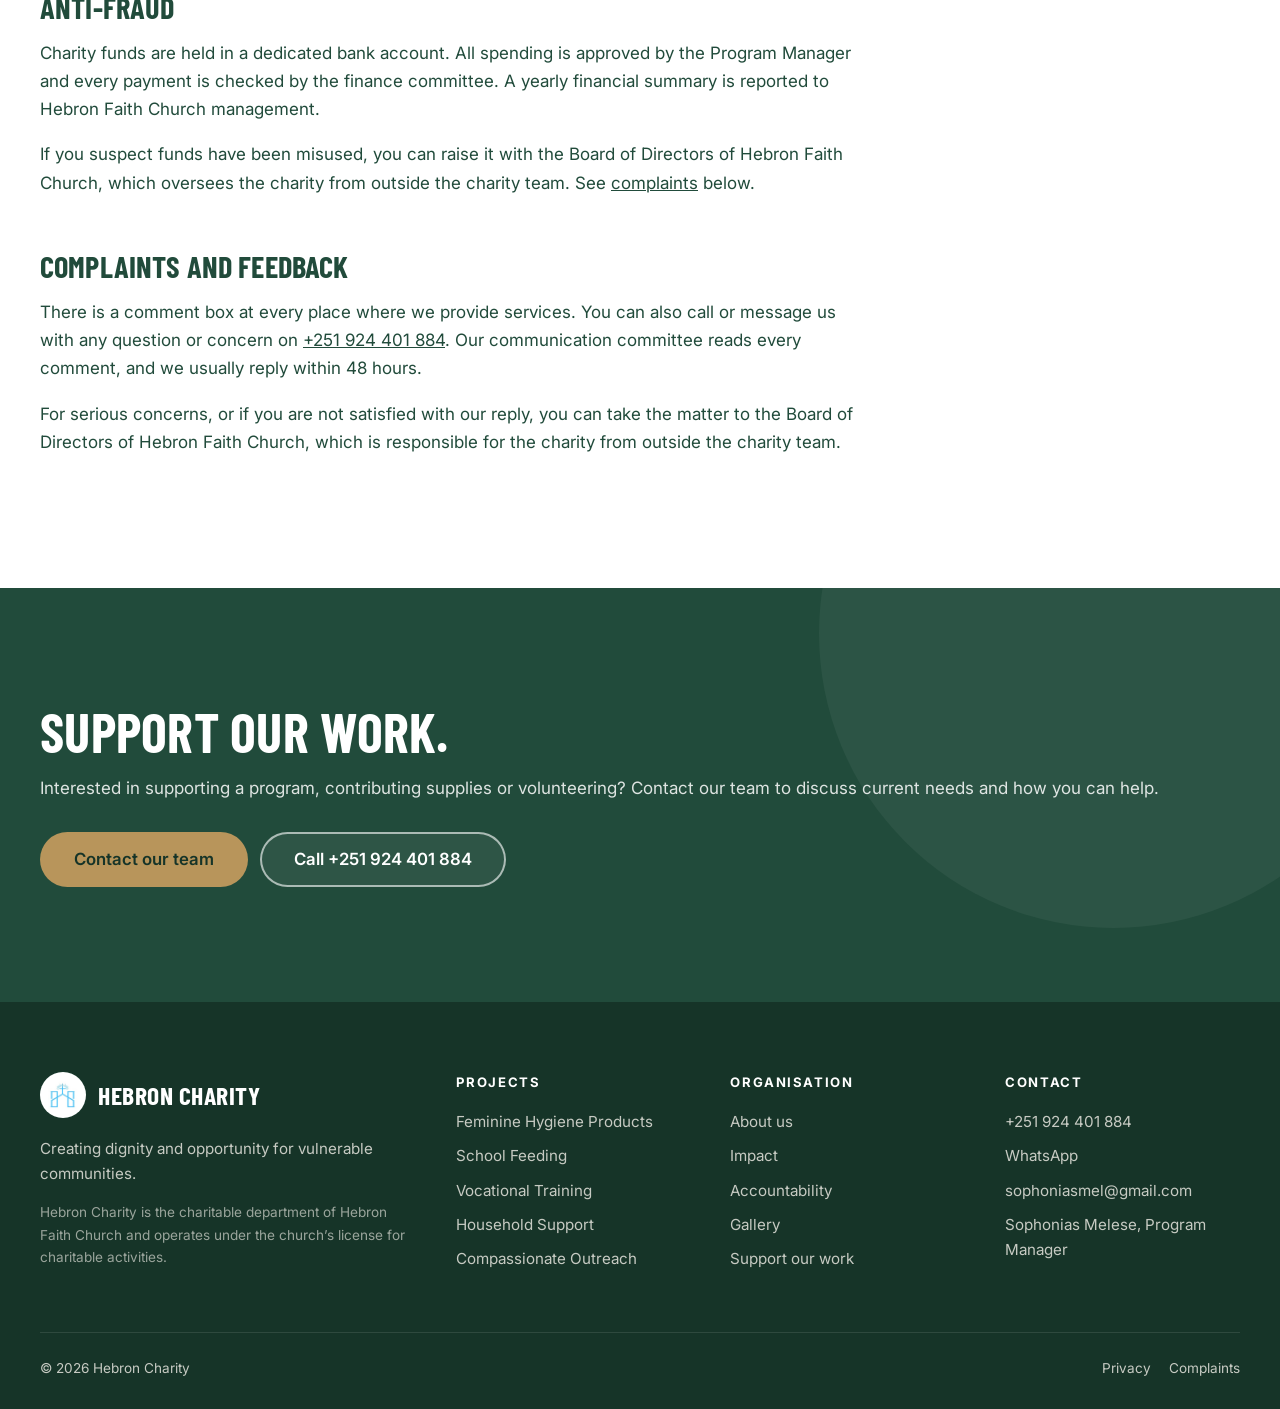
<file: accountability.html>
<!doctype html>
<html lang="en">
<head>
  <meta charset="utf-8">
  <meta name="viewport" content="width=device-width, initial-scale=1">
  <title>Accountability | Hebron Charity</title>
  <meta name="description" content="How Hebron Charity manages funds, monitors its projects, protects children and handles complaints.">
  <link rel="canonical" href="https://www.hebcharty.com/accountability">
  <meta name="theme-color" content="#214B3B">

  <meta property="og:type" content="website">
  <meta property="og:site_name" content="Hebron Charity">
  <meta property="og:title" content="Accountability | Hebron Charity">
  <meta property="og:description" content="How Hebron Charity manages funds, monitors its projects, protects children and handles complaints.">
  <meta property="og:url" content="https://www.hebcharty.com/accountability">
  <meta property="og:image" content="https://www.hebcharty.com/images/p2-lunch-table.jpg">
  <meta name="twitter:card" content="summary_large_image">

  <link rel="icon" href="/images/logo.png" type="image/png">
  <link rel="preconnect" href="https://fonts.googleapis.com">
  <link rel="preconnect" href="https://fonts.gstatic.com" crossorigin>
  <link href="https://fonts.googleapis.com/css2?family=Barlow+Condensed:wght@600;700&family=Inter:wght@400;500;600;700&display=swap" rel="stylesheet">
  <link rel="stylesheet" href="/styles.css">
</head>
<body>
  <a class="skip-link" href="#main">Skip to content</a>

  <!-- ============ HEADER ============ -->
  <header class="site-header" id="top">
    <div class="utility-bar">
      <nav class="container utility-inner" aria-label="Quick links">
        <a href="/gallery">Gallery</a>
        <a href="/partner?type=proposal#inquiry">Request a proposal</a>
        <a href="tel:+251924401884">+251 924 401 884</a>
        <a href="mailto:sophoniasmel@gmail.com">Email us</a>
      </nav>
    </div>
    <div class="container nav">
      <a href="/" class="brand" aria-label="Hebron Charity home">
        <span class="brand-logo"><img src="/images/logo.png" alt="" width="30" height="28"></span>
        <span class="brand-text">Hebron Charity</span>
      </a>
      <button class="nav-toggle" aria-expanded="false" aria-controls="nav-menu" aria-label="Open menu">
        <span></span><span></span><span></span>
      </button>
      <nav id="nav-menu" class="nav-menu" aria-label="Main">
        <a href="/about">About</a>
        <a href="/#programs">Projects</a>
        <a href="/impact">Impact</a>
        <a href="/accountability" aria-current="page">Accountability</a>
        <a href="/partner" class="btn btn-accent btn-sm">Support our work</a>
      </nav>
    </div>
  </header>

  <main id="main">

    <section class="page-hero">
      <div class="container">
        
        <p class="eyebrow">Accountability</p>
        <h1>How we look after your support.</h1>
        <p class="hero-lead">Donors and partners should know how funds are managed, how results are checked and how the people we serve are protected.</p>
      </div>
    </section>

    <section class="section">
      <div class="container article-grid">
        <article class="article">
          <h2 id="finances">Financial transparency and annual reports</h2>
          <p>Hebron Charity has its own bank account, separate from Hebron Faith Church’s funds. Every payment from it is approved by our Program Manager, Sophonias Melese, and checked by the charity’s finance committee. Each year a financial summary is prepared and reported to Hebron Faith Church management.</p>
          <p>Donations are spent only on our projects. Hebron Faith Church provides our office space and pays our Program Manager’s salary, and the other four members of our team are volunteers.</p>
          <p>Budgets for our projects are published on each project page. See, for example, the <a href="/projects/feminine-hygiene-products#needs">Feminine Hygiene Products budget</a>.</p>
          <h2 id="monitoring">Monitoring and evaluation</h2>
          <p>Our team records what each project delivers at every distribution, and these figures are shared through Hebron Faith Church’s financial reporting. Our <a href="/impact">impact page</a> shows every figure and how it is counted.</p>
          <h2 id="safeguarding">Safeguarding and child protection</h2>
          <p>Many of the people we serve are children. We follow Ethiopia’s child protection policy, and the Hebron Charity committee is responsible for safeguarding. Volunteers are checked through references before working with children. We do not publish photos in which girls receiving feminine hygiene products can be identified.</p>
          <h2 id="privacy">Privacy and beneficiary consent</h2>
          <p>We use written consent forms before photographing the people we serve and before publishing any photo on this website. For children, the form is signed by a parent or guardian. Read our <a href="/privacy">privacy policy</a> for how this website handles your information.</p>
          <h2 id="fraud">Anti-fraud</h2>
          <p>Charity funds are held in a dedicated bank account. All spending is approved by the Program Manager and every payment is checked by the finance committee. A yearly financial summary is reported to Hebron Faith Church management.</p>
          <p>If you suspect funds have been misused, you can raise it with the Board of Directors of Hebron Faith Church, which oversees the charity from outside the charity team. See <a href="#complaints">complaints</a> below.</p>
          <h2 id="complaints">Complaints and feedback</h2>
          <p>There is a comment box at every place where we provide services. You can also call or message us with any question or concern on <a href="tel:+251924401884">+251 924 401 884</a>. Our communication committee reads every comment, and we usually reply within 48 hours.</p>
          <p>For serious concerns, or if you are not satisfied with our reply, you can take the matter to the Board of Directors of Hebron Faith Church, which is responsible for the charity from outside the charity team.</p>
          <p hidden>The Board of Directors can be reached by phone on <span class="tbc">number to confirm</span>.</p>
        </article>
        <aside class="article-aside">
          <nav class="aside-card toc" aria-label="On this page">
            <h2 class="h4">On this page</h2>
            <ul class="plain-list">
              <li><a href="#finances">Financial transparency and annual reports</a></li>
              <li><a href="#monitoring">Monitoring and evaluation</a></li>
              <li><a href="#safeguarding">Safeguarding and child protection</a></li>
              <li><a href="#privacy">Privacy and beneficiary consent</a></li>
              <li><a href="#fraud">Anti-fraud</a></li>
              <li><a href="#complaints">Complaints and feedback</a></li>
            </ul>
          </nav>
        </aside>
      </div>
    </section>

    <section class="section contact">
      <div class="container contact-inner reveal">
        <div>
          <h2>Support our work.</h2>
          <p>Interested in supporting a program, contributing supplies or volunteering? Contact our team to discuss current needs and how you can help.</p>
        </div>
        <div class="contact-actions">
          <a class="btn btn-accent btn-lg" href="/partner#contact">Contact our team</a>
          <a class="btn btn-ghost btn-lg" href="tel:+251924401884">Call +251 924 401 884</a>
        </div>
      </div>
    </section>
  </main>

  <!-- ============ FOOTER ============ -->
  <footer class="site-footer">
    <div class="container footer-grid">
      <div>
        <a href="/" class="brand brand-light">
          <span class="brand-logo"><img src="/images/logo.png" alt="" width="30" height="28"></span>
          <span class="brand-text">Hebron Charity</span>
        </a>
        <p>Creating dignity and opportunity for vulnerable communities.</p>
        <p class="footer-legal">Hebron Charity is the charitable department of Hebron Faith Church and operates under the church’s license for charitable activities.</p>
      </div>
      <div>
        <h4>Projects</h4>
        <a href="/projects/feminine-hygiene-products">Feminine Hygiene Products</a>
        <a href="/projects/school-feeding">School Feeding</a>
        <a href="/projects/vocational-training">Vocational Training</a>
        <a href="/projects/household-support">Household Support</a>
        <a href="/projects/community-outreach">Compassionate Outreach</a>
      </div>
      <div>
        <h4>Organisation</h4>
        <a href="/about">About us</a>
        <a href="/impact">Impact</a>
        <a href="/accountability">Accountability</a>
        <a href="/gallery">Gallery</a>
        <a href="/partner">Support our work</a>
      </div>
      <div>
        <h4>Contact</h4>
        <a href="tel:+251924401884">+251 924 401 884</a>
        <a href="https://wa.me/251924401884" target="_blank" rel="noopener">WhatsApp</a>
        <a href="mailto:sophoniasmel@gmail.com">sophoniasmel@gmail.com</a>
        <span>Sophonias Melese, Program Manager</span>
      </div>
    </div>
    <div class="container footer-bottom">
      <span>© <span id="year"></span> Hebron Charity</span>
      <span class="footer-links"><a href="/privacy">Privacy</a><a href="/accountability#complaints">Complaints</a></span>
    </div>
  </footer>

  <script src="/script.js" defer></script>
</body>
</html>
</file>
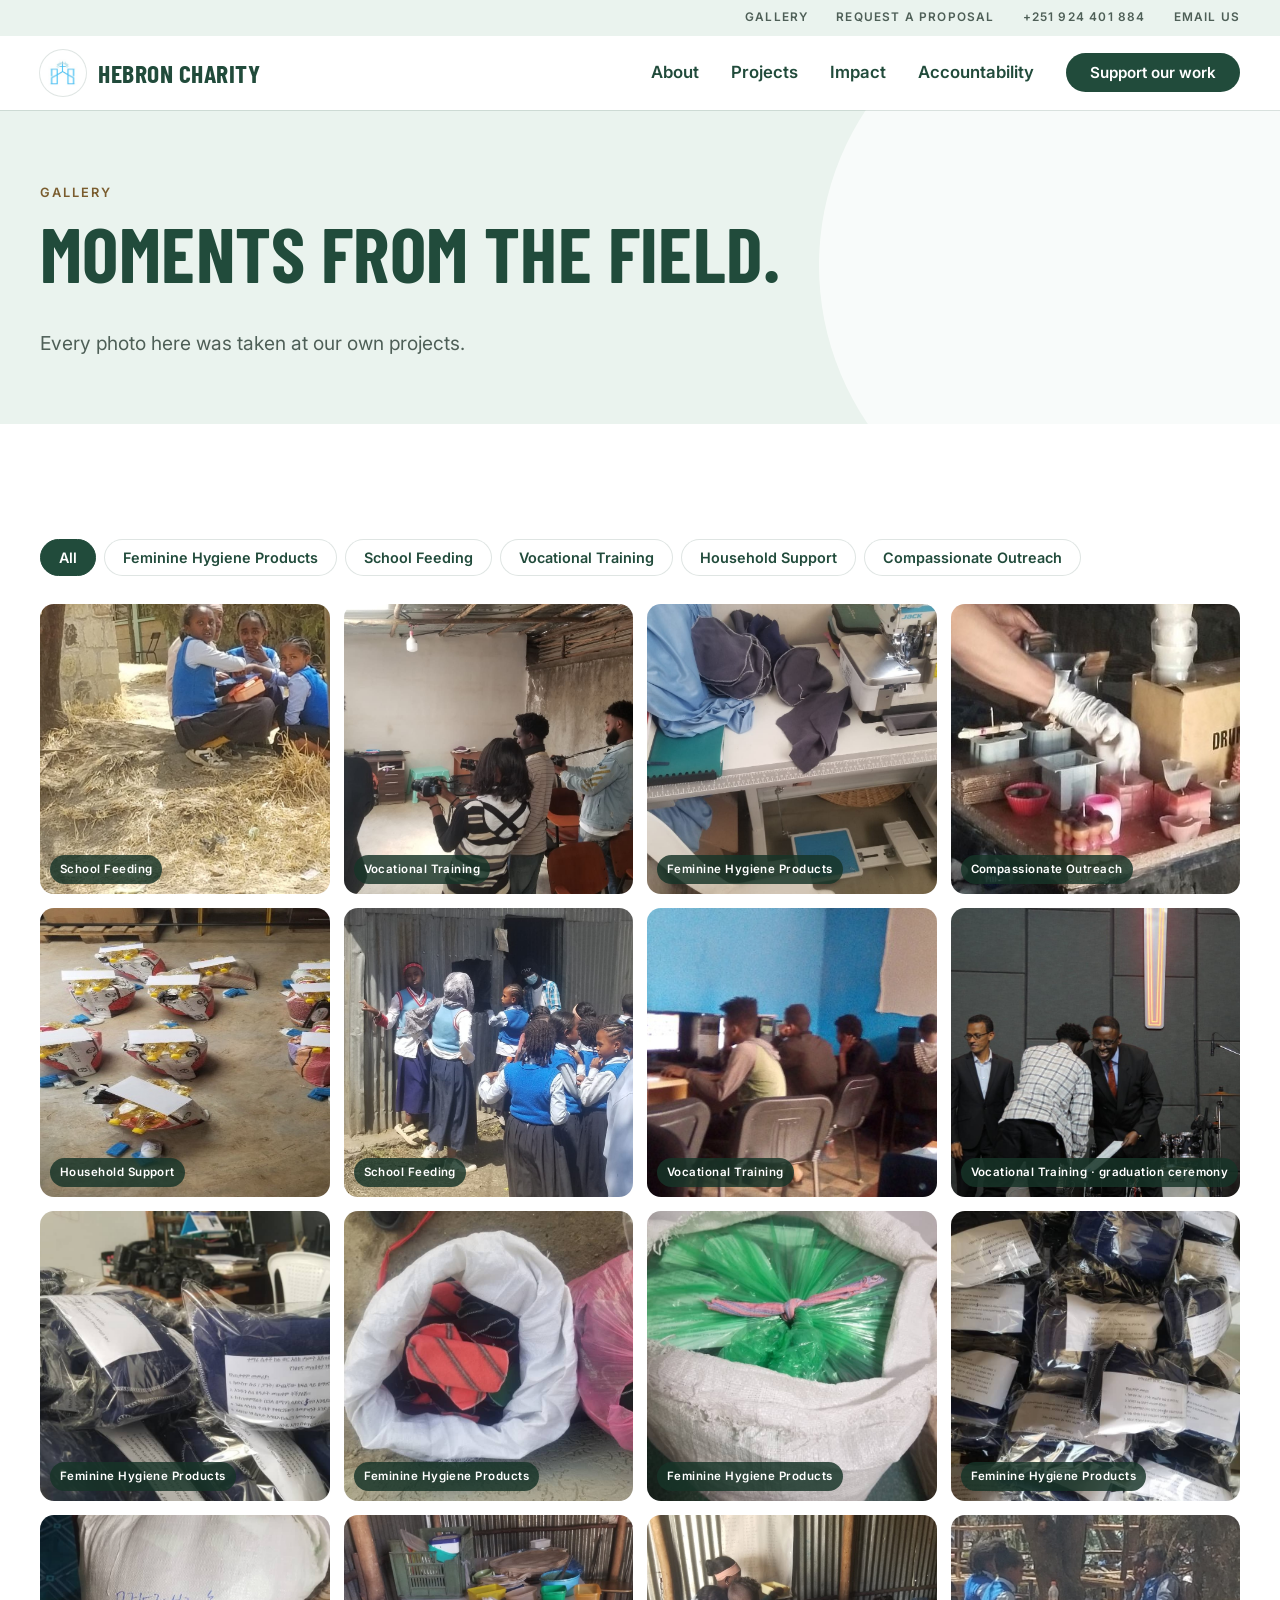
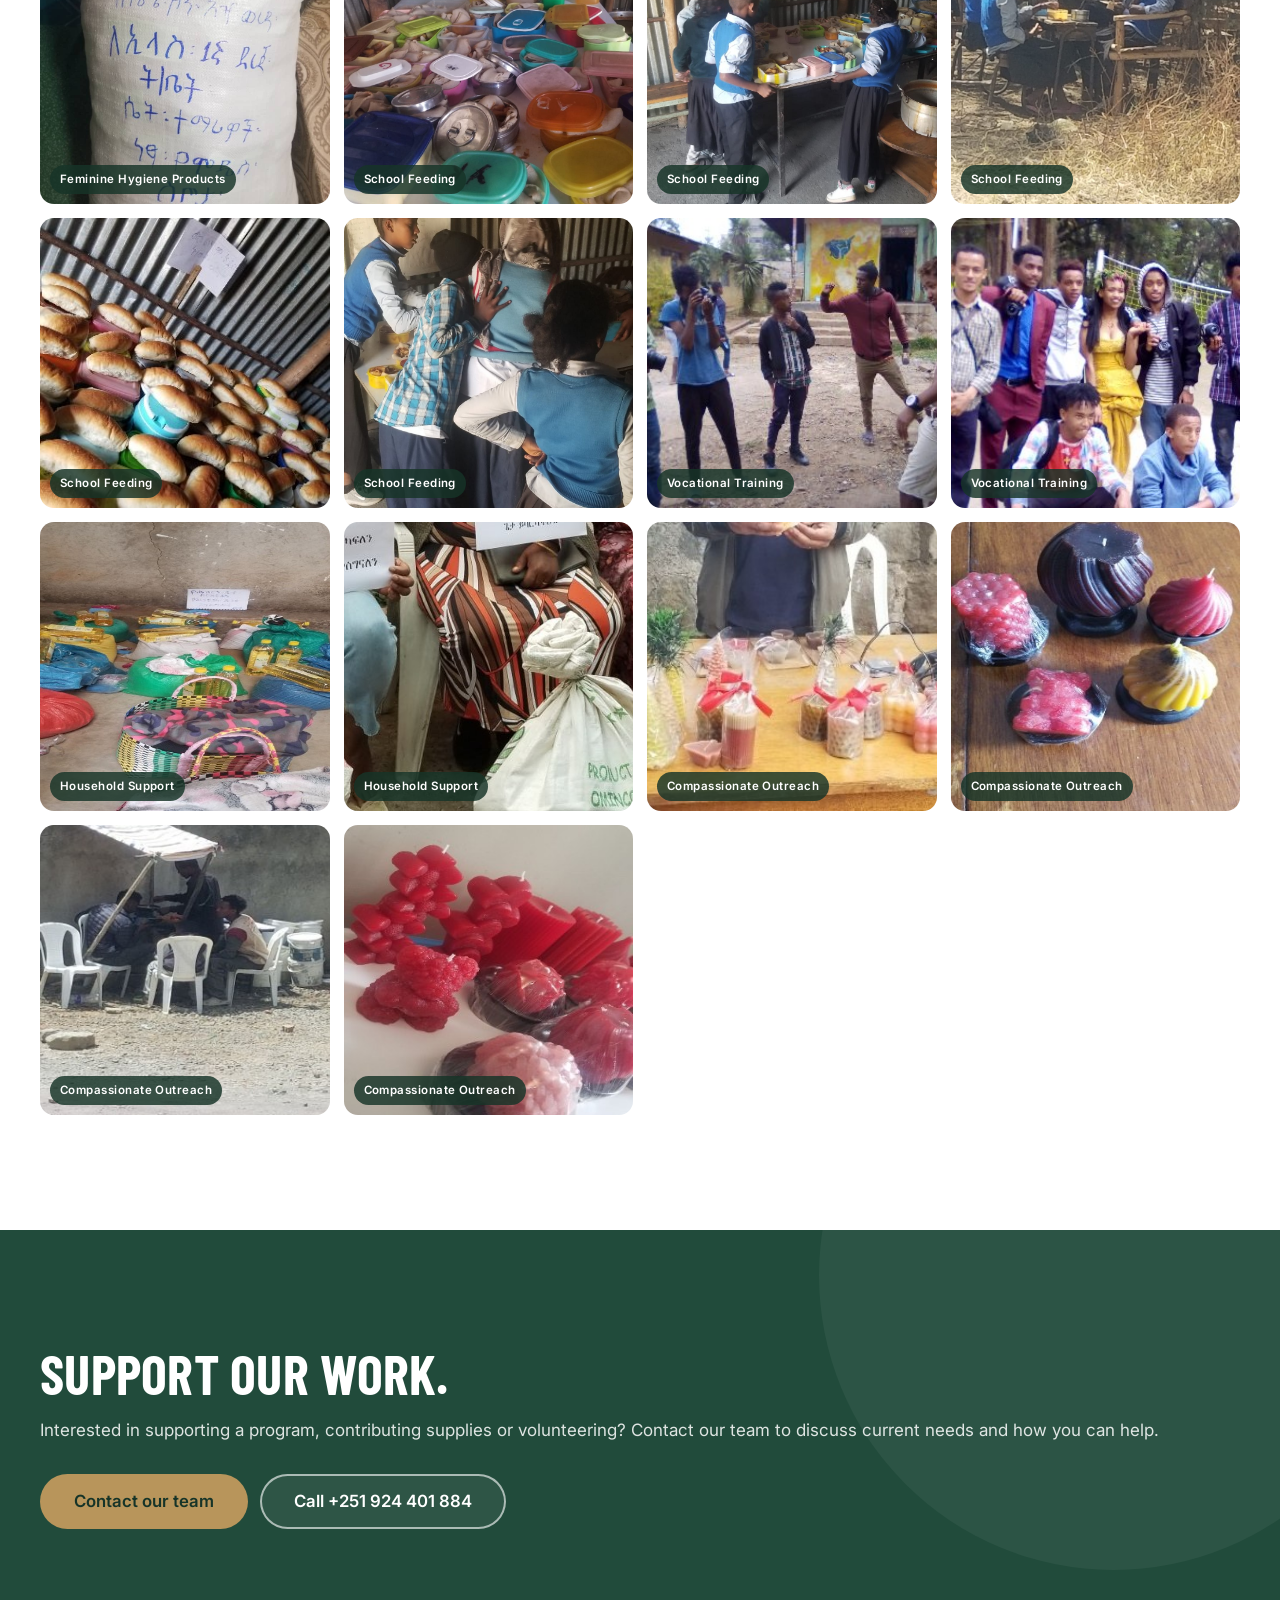
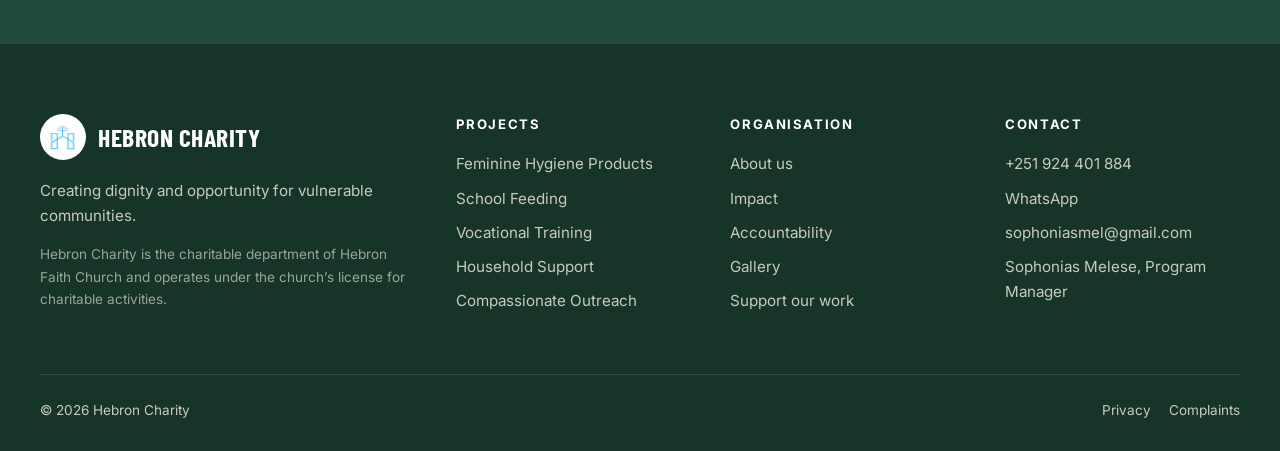
<file: gallery.html>
<!doctype html>
<html lang="en">
<head>
  <meta charset="utf-8">
  <meta name="viewport" content="width=device-width, initial-scale=1">
  <title>Gallery | Hebron Charity</title>
  <meta name="description" content="Photos from Hebron Charity’s projects: feminine hygiene products, school feeding, vocational training, household support and outreach.">
  <link rel="canonical" href="https://www.hebcharty.com/gallery">
  <meta name="theme-color" content="#214B3B">

  <meta property="og:type" content="website">
  <meta property="og:site_name" content="Hebron Charity">
  <meta property="og:title" content="Gallery | Hebron Charity">
  <meta property="og:description" content="Photos from Hebron Charity’s projects: feminine hygiene products, school feeding, vocational training, household support and outreach.">
  <meta property="og:url" content="https://www.hebcharty.com/gallery">
  <meta property="og:image" content="https://www.hebcharty.com/images/p2-eating-outside.jpg">
  <meta name="twitter:card" content="summary_large_image">

  <link rel="icon" href="/images/logo.png" type="image/png">
  <link rel="preconnect" href="https://fonts.googleapis.com">
  <link rel="preconnect" href="https://fonts.gstatic.com" crossorigin>
  <link href="https://fonts.googleapis.com/css2?family=Barlow+Condensed:wght@600;700&family=Inter:wght@400;500;600;700&display=swap" rel="stylesheet">
  <link rel="stylesheet" href="/styles.css">
</head>
<body>
  <a class="skip-link" href="#main">Skip to content</a>

  <!-- ============ HEADER ============ -->
  <header class="site-header" id="top">
    <div class="utility-bar">
      <nav class="container utility-inner" aria-label="Quick links">
        <a href="/gallery">Gallery</a>
        <a href="/partner?type=proposal#inquiry">Request a proposal</a>
        <a href="tel:+251924401884">+251 924 401 884</a>
        <a href="mailto:sophoniasmel@gmail.com">Email us</a>
      </nav>
    </div>
    <div class="container nav">
      <a href="/" class="brand" aria-label="Hebron Charity home">
        <span class="brand-logo"><img src="/images/logo.png" alt="" width="30" height="28"></span>
        <span class="brand-text">Hebron Charity</span>
      </a>
      <button class="nav-toggle" aria-expanded="false" aria-controls="nav-menu" aria-label="Open menu">
        <span></span><span></span><span></span>
      </button>
      <nav id="nav-menu" class="nav-menu" aria-label="Main">
        <a href="/about">About</a>
        <a href="/#programs">Projects</a>
        <a href="/impact">Impact</a>
        <a href="/accountability">Accountability</a>
        <a href="/partner" class="btn btn-accent btn-sm">Support our work</a>
      </nav>
    </div>
  </header>

  <main id="main">

    <section class="page-hero">
      <div class="container">
        
        <p class="eyebrow">Gallery</p>
        <h1>Moments from the field.</h1>
        <p class="hero-lead">Every photo here was taken at our own projects.</p>
      </div>
    </section>

    <section class="section">
      <div class="container">
        <div class="todo" role="note" hidden><b>To be provided</b><span>For each photo: the activity, the location and the date (month and year), to add to its caption. For the graduation ceremony: which training course, how many graduated, and when.</span></div>
        <div class="gallery-filters" role="group" aria-label="Filter photos by project">
          <button type="button" class="active" data-filter="all" aria-pressed="true">All</button>
          <button type="button" data-filter="1" aria-pressed="false">Feminine Hygiene Products</button>
          <button type="button" data-filter="2" aria-pressed="false">School Feeding</button>
          <button type="button" data-filter="3" aria-pressed="false">Vocational Training</button>
          <button type="button" data-filter="4" aria-pressed="false">Household Support</button>
          <button type="button" data-filter="5" aria-pressed="false">Compassionate Outreach</button>
        </div>
        <div class="gallery">
          <figure data-project="2"><img width="960" height="1280" decoding="async" src="/images/p2-eating-outside.jpg" alt="Schoolgirls eating lunch together outside" loading="lazy"><figcaption>School Feeding</figcaption></figure>
          <figure data-project="3"><img width="1280" height="960" decoding="async" src="/images/p3-camera-class.jpg" alt="Trainees practising with cameras in a photography class" loading="lazy"><figcaption>Vocational Training</figcaption></figure>
          <figure data-project="1"><img width="960" height="1280" decoding="async" src="/images/p1-sewing.jpg" alt="Reusable pads being sewn on an overlock machine" loading="lazy"><figcaption>Feminine Hygiene Products</figcaption></figure>
          <figure data-project="5"><img width="386" height="479" decoding="async" src="/images/p5-candles.jpg" alt="Candle-making training in progress" loading="lazy"><figcaption>Compassionate Outreach</figcaption></figure>
          <figure data-project="4"><img width="509" height="527" decoding="async" src="/images/p4-packages.jpg" alt="Food packages prepared for distribution" loading="lazy"><figcaption>Household Support</figcaption></figure>
          <figure data-project="2"><img width="960" height="1280" decoding="async" src="/images/p2-queue.jpg" alt="Schoolchildren lining up for their meal" loading="lazy"><figcaption>School Feeding</figcaption></figure>
          <figure data-project="3"><img width="706" height="397" decoding="async" src="/images/p3-computers.jpg" alt="Young people learning graphic design on computers" loading="lazy"><figcaption>Vocational Training</figcaption></figure>
          <figure data-project="3"><img width="1280" height="853" decoding="async" src="/images/p3-certificate.jpg" alt="A trainee receiving a certificate at the vocational training graduation ceremony" loading="lazy"><figcaption>Vocational Training · graduation ceremony</figcaption></figure>
          <figure data-project="1"><img width="1008" height="756" decoding="async" src="/images/p1-packs-closeup.jpg" alt="Packed reusable pads with instructions in Amharic" loading="lazy"><figcaption>Feminine Hygiene Products</figcaption></figure>
          <figure data-project="1"><img width="1080" height="810" decoding="async" src="/images/p1-striped-pads.jpg" alt="Sack of finished reusable pads" loading="lazy"><figcaption>Feminine Hygiene Products</figcaption></figure>
          <figure data-project="1"><img width="810" height="1080" decoding="async" src="/images/p1-sack-green.jpg" alt="Packed sack of pads ready for delivery" loading="lazy"><figcaption>Feminine Hygiene Products</figcaption></figure>
          <figure data-project="1"><img width="756" height="1008" decoding="async" src="/images/p1-packs.jpg" alt="Packed reusable pads with usage instructions" loading="lazy"><figcaption>Feminine Hygiene Products</figcaption></figure>
          <figure data-project="1"><img width="810" height="1080" decoding="async" src="/images/p1-sack-label.jpg" alt="Sack of free pads labelled in Amharic" loading="lazy"><figcaption>Feminine Hygiene Products</figcaption></figure>
          <figure data-project="2"><img width="1280" height="960" decoding="async" src="/images/p2-lunchboxes.jpg" alt="Lunch boxes filled with injera ready for schoolchildren" loading="lazy"><figcaption>School Feeding</figcaption></figure>
          <figure data-project="2"><img width="960" height="1280" decoding="async" src="/images/p2-serving-table.jpg" alt="Children collecting their lunch boxes from the serving table" loading="lazy"><figcaption>School Feeding</figcaption></figure>
          <figure data-project="2"><img width="960" height="1280" decoding="async" src="/images/p2-lunch-under-tree.jpg" alt="Students eating lunch under a tree" loading="lazy"><figcaption>School Feeding</figcaption></figure>
          <figure data-project="2"><img width="307" height="307" decoding="async" src="/images/p2-bread.jpg" alt="Bread rolls prepared for schoolchildren" loading="lazy"><figcaption>School Feeding</figcaption></figure>
          <figure data-project="2"><img width="960" height="1280" decoding="async" src="/images/p2-lunch-table.jpg" alt="Schoolchildren at the lunch table" loading="lazy"><figcaption>School Feeding</figcaption></figure>
          <figure data-project="3"><img width="471" height="269" decoding="async" src="/images/p3-photography.jpg" alt="Trainees practising photography outdoors" loading="lazy"><figcaption>Vocational Training</figcaption></figure>
          <figure data-project="3"><img width="486" height="274" decoding="async" src="/images/p3-graduates.jpg" alt="A group of vocational training participants" loading="lazy"><figcaption>Vocational Training</figcaption></figure>
          <figure data-project="4"><img width="568" height="531" decoding="async" src="/images/p4-supplies.jpg" alt="Food and household supplies laid out for families" loading="lazy"><figcaption>Household Support</figcaption></figure>
          <figure data-project="4"><img width="1263" height="368" decoding="async" src="/images/p4-support.jpg" alt="Families receiving support packages" loading="lazy"><figcaption>Household Support</figcaption></figure>
          <figure data-project="5"><img width="797" height="267" decoding="async" src="/images/p5-products.jpg" alt="Handmade soaps and candles made by trainees" loading="lazy"><figcaption>Compassionate Outreach</figcaption></figure>
          <figure data-project="5"><img width="336" height="511" decoding="async" src="/images/p5-soap.jpg" alt="Handmade soaps" loading="lazy"><figcaption>Compassionate Outreach</figcaption></figure>
          <figure data-project="5"><img width="305" height="473" decoding="async" src="/images/p5-outreach.jpg" alt="Outreach station with chairs set up for guests" loading="lazy"><figcaption>Compassionate Outreach</figcaption></figure>
          <figure data-project="5"><img width="336" height="502" decoding="async" src="/images/p5-soap-red.jpg" alt="Red handmade soaps" loading="lazy"><figcaption>Compassionate Outreach</figcaption></figure>
        </div>
      </div>
    </section>

    <section class="section contact">
      <div class="container contact-inner reveal">
        <div>
          <h2>Support our work.</h2>
          <p>Interested in supporting a program, contributing supplies or volunteering? Contact our team to discuss current needs and how you can help.</p>
        </div>
        <div class="contact-actions">
          <a class="btn btn-accent btn-lg" href="/partner#contact">Contact our team</a>
          <a class="btn btn-ghost btn-lg" href="tel:+251924401884">Call +251 924 401 884</a>
        </div>
      </div>
    </section>
  </main>

  <!-- ============ FOOTER ============ -->
  <footer class="site-footer">
    <div class="container footer-grid">
      <div>
        <a href="/" class="brand brand-light">
          <span class="brand-logo"><img src="/images/logo.png" alt="" width="30" height="28"></span>
          <span class="brand-text">Hebron Charity</span>
        </a>
        <p>Creating dignity and opportunity for vulnerable communities.</p>
        <p class="footer-legal">Hebron Charity is the charitable department of Hebron Faith Church and operates under the church’s license for charitable activities.</p>
      </div>
      <div>
        <h4>Projects</h4>
        <a href="/projects/feminine-hygiene-products">Feminine Hygiene Products</a>
        <a href="/projects/school-feeding">School Feeding</a>
        <a href="/projects/vocational-training">Vocational Training</a>
        <a href="/projects/household-support">Household Support</a>
        <a href="/projects/community-outreach">Compassionate Outreach</a>
      </div>
      <div>
        <h4>Organisation</h4>
        <a href="/about">About us</a>
        <a href="/impact">Impact</a>
        <a href="/accountability">Accountability</a>
        <a href="/gallery">Gallery</a>
        <a href="/partner">Support our work</a>
      </div>
      <div>
        <h4>Contact</h4>
        <a href="tel:+251924401884">+251 924 401 884</a>
        <a href="https://wa.me/251924401884" target="_blank" rel="noopener">WhatsApp</a>
        <a href="mailto:sophoniasmel@gmail.com">sophoniasmel@gmail.com</a>
        <span>Sophonias Melese, Program Manager</span>
      </div>
    </div>
    <div class="container footer-bottom">
      <span>© <span id="year"></span> Hebron Charity</span>
      <span class="footer-links"><a href="/privacy">Privacy</a><a href="/accountability#complaints">Complaints</a></span>
    </div>
  </footer>

  <script src="/script.js" defer></script>
</body>
</html>
</file>
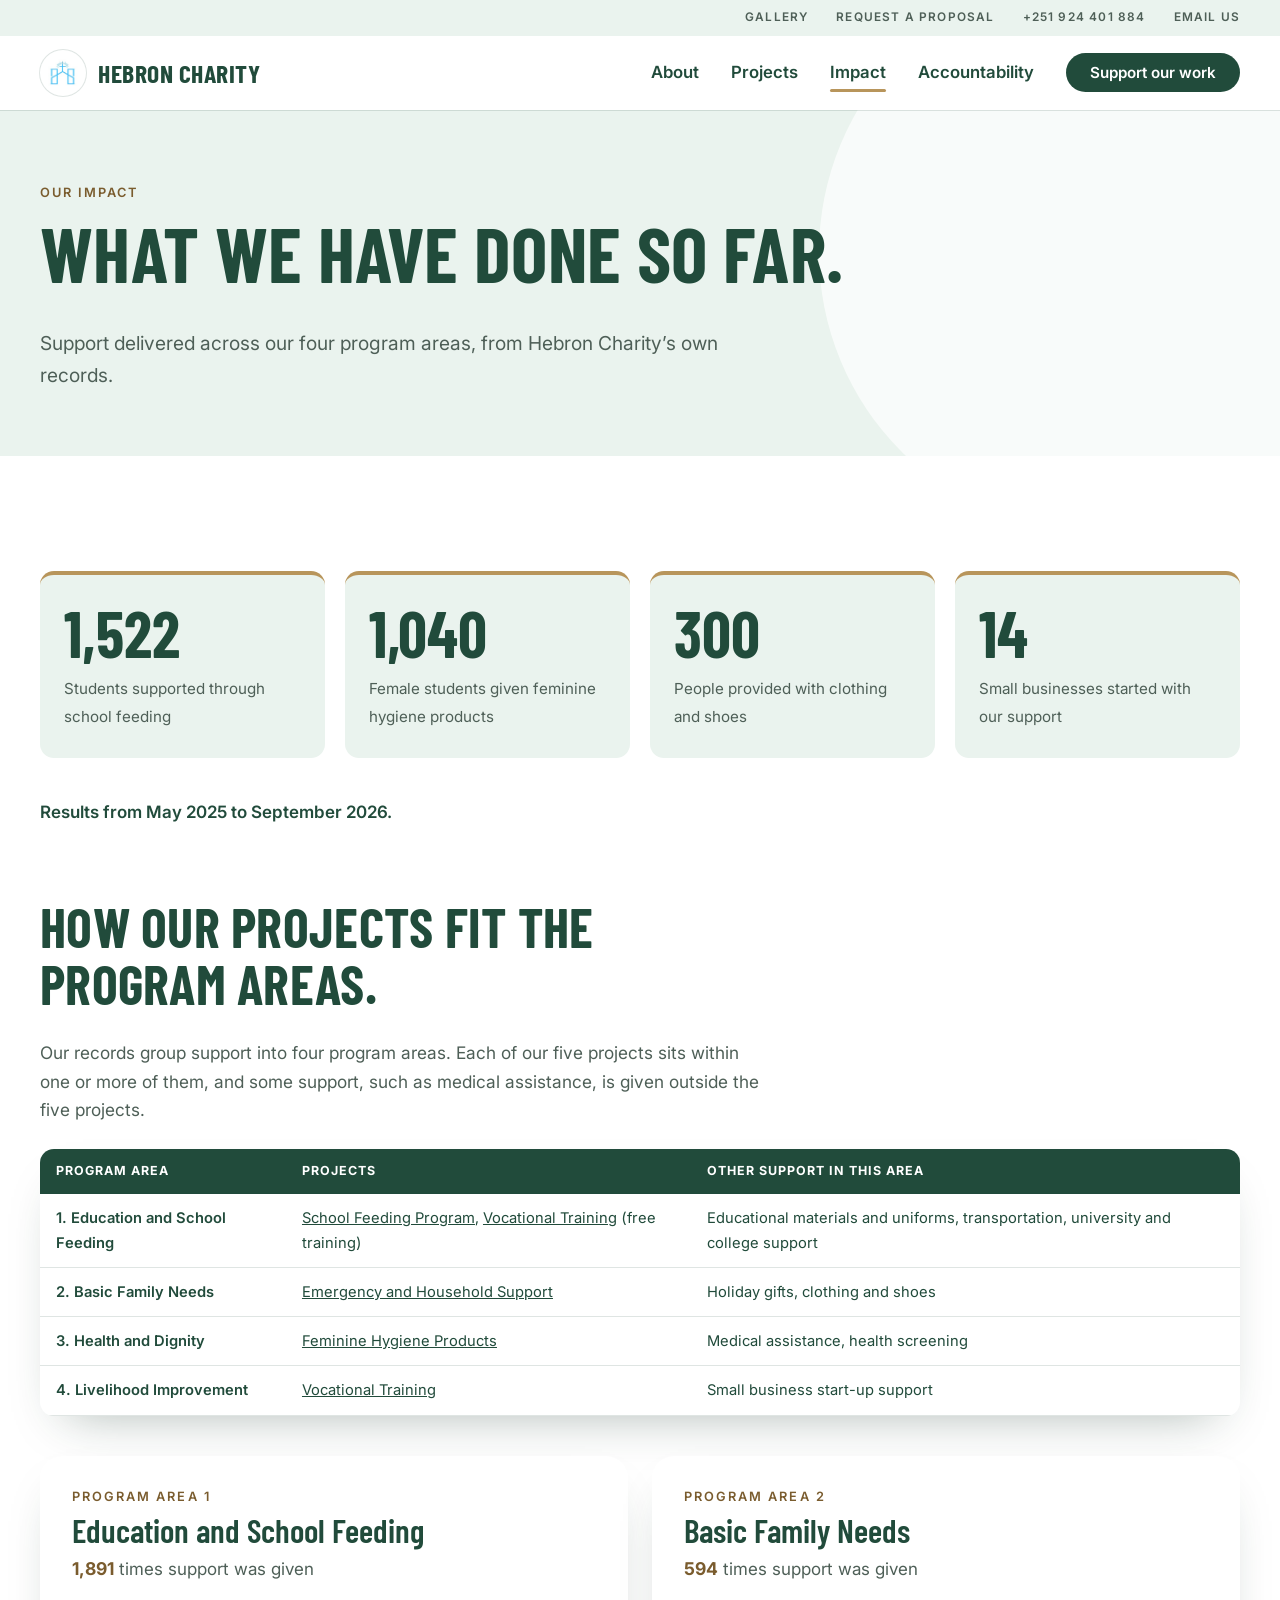
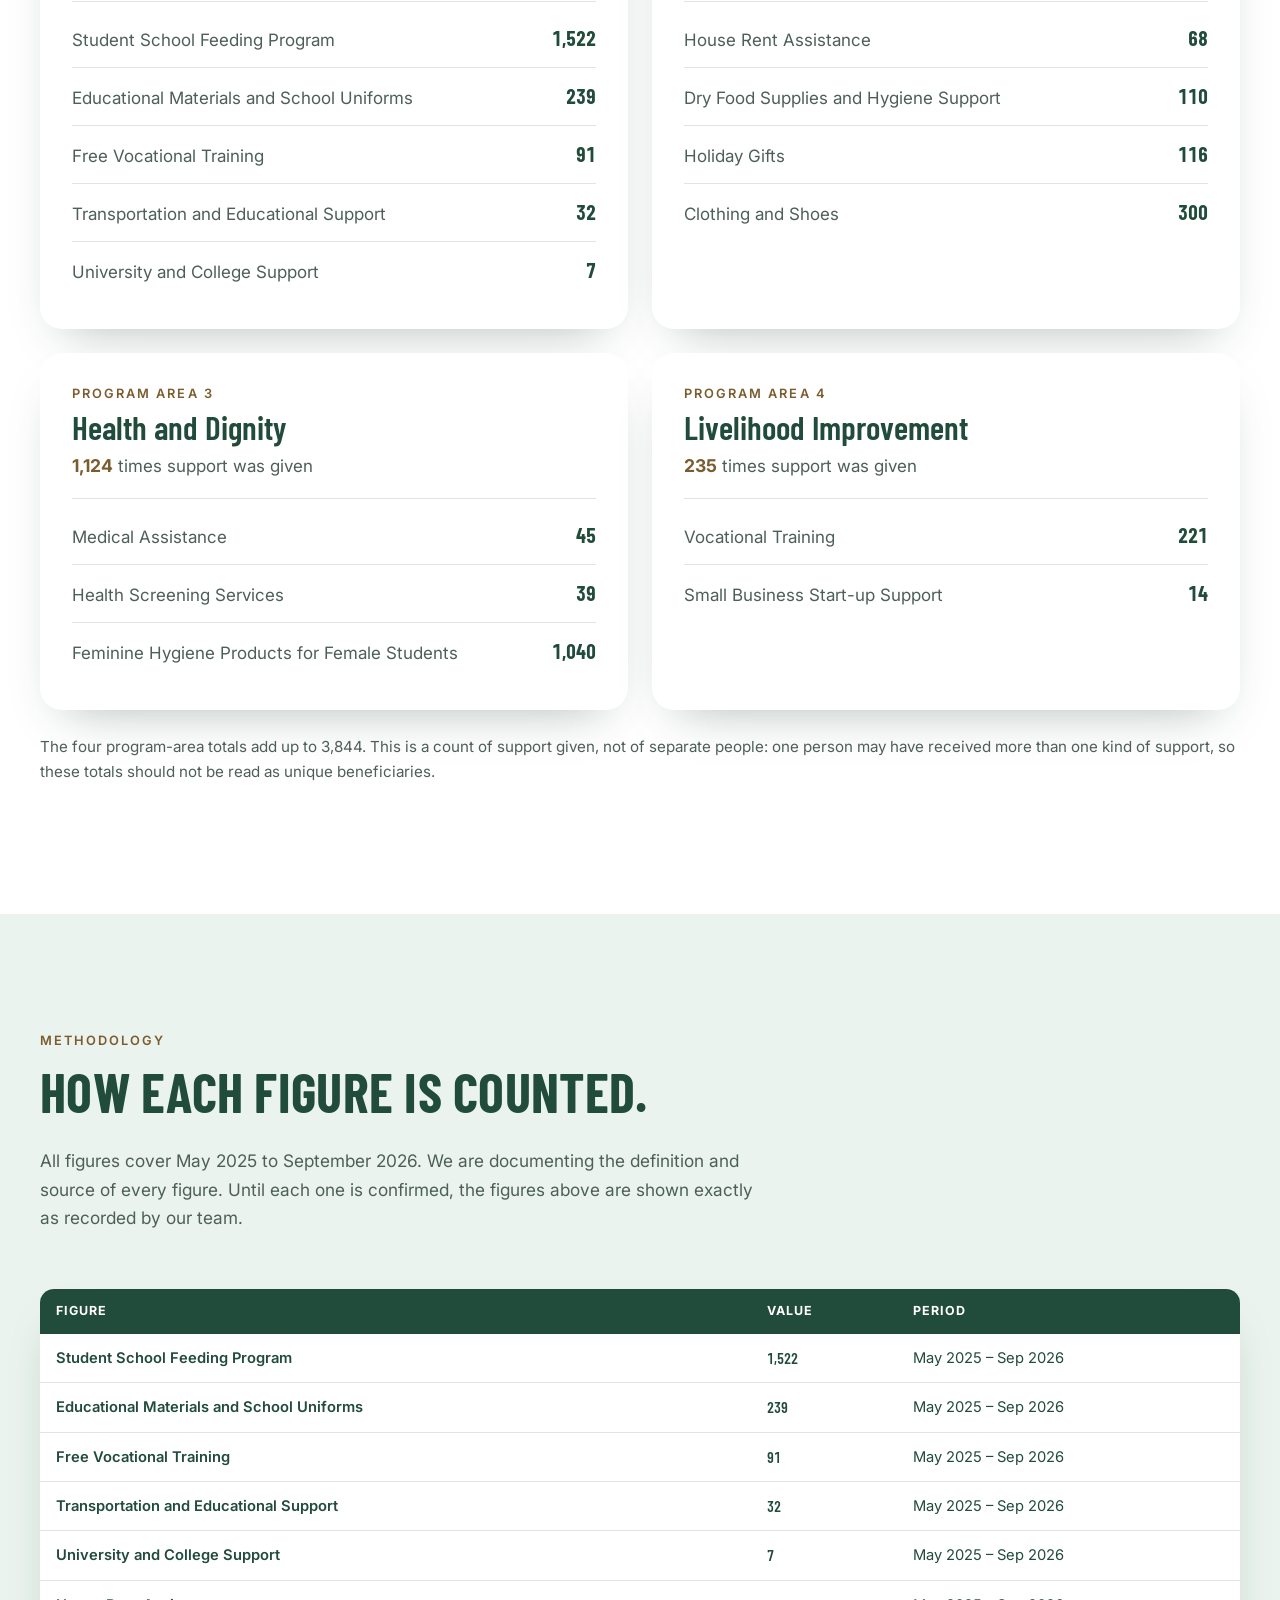
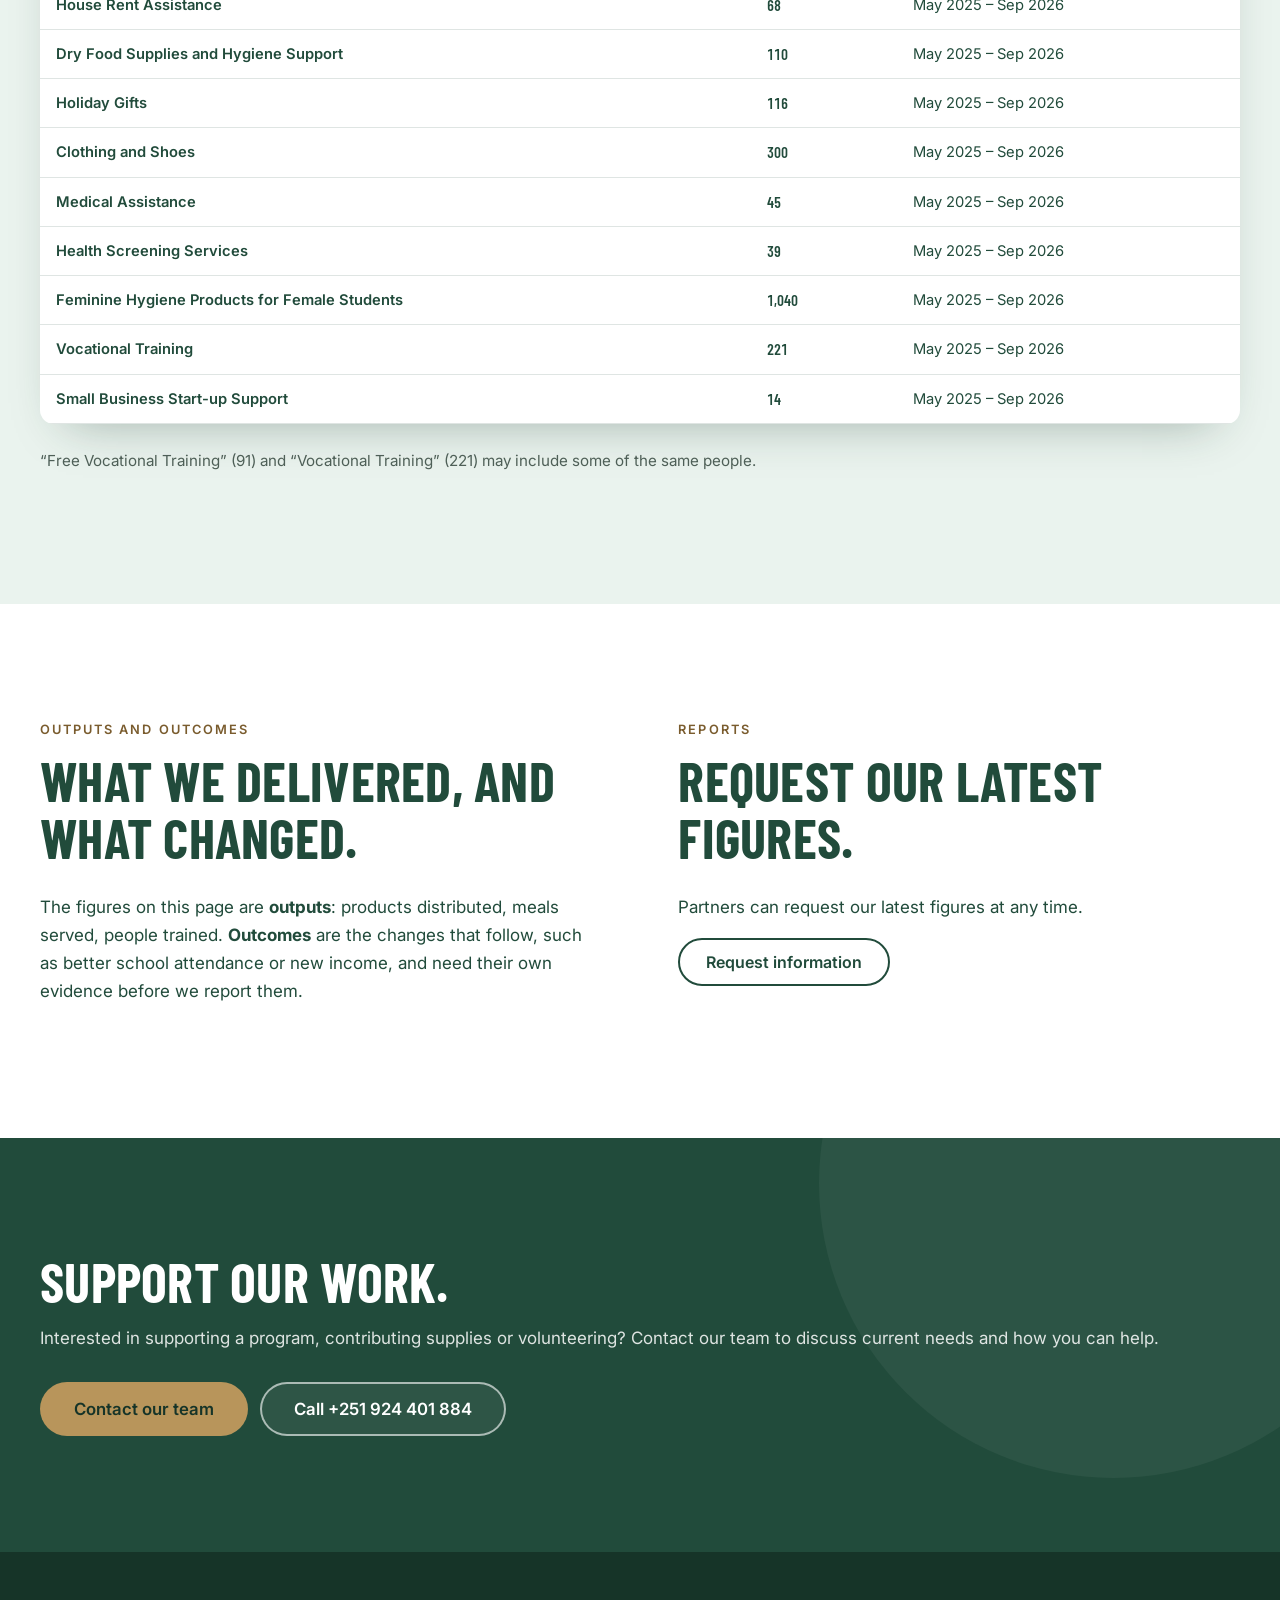
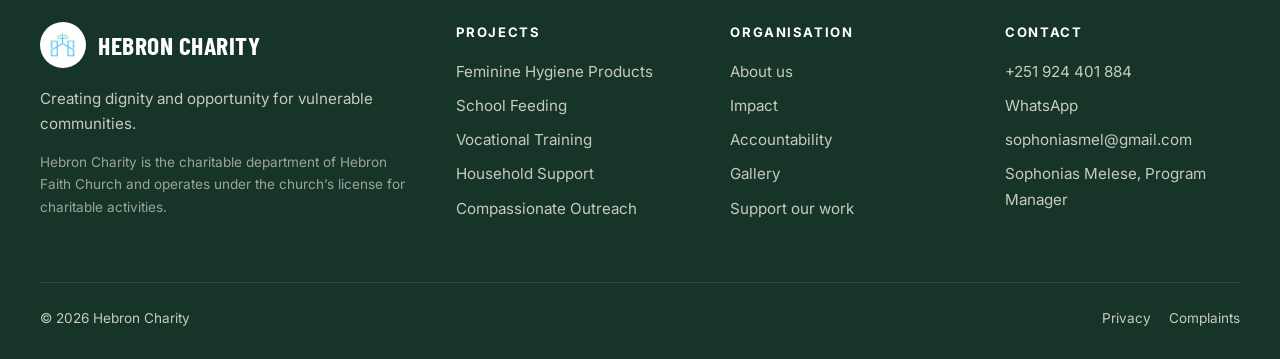
<file: impact.html>
<!doctype html>
<html lang="en">
<head>
  <meta charset="utf-8">
  <meta name="viewport" content="width=device-width, initial-scale=1">
  <title>Our impact | Hebron Charity</title>
  <meta name="description" content="What Hebron Charity has delivered so far across education and school feeding, basic family needs, health and dignity, and livelihood improvement, and how each figure is counted.">
  <link rel="canonical" href="https://www.hebcharty.com/impact">
  <meta name="theme-color" content="#214B3B">

  <meta property="og:type" content="website">
  <meta property="og:site_name" content="Hebron Charity">
  <meta property="og:title" content="Our impact | Hebron Charity">
  <meta property="og:description" content="What Hebron Charity has delivered so far across education and school feeding, basic family needs, health and dignity, and livelihood improvement, and how each figure is counted.">
  <meta property="og:url" content="https://www.hebcharty.com/impact">
  <meta property="og:image" content="https://www.hebcharty.com/images/p2-serving-table.jpg">
  <meta name="twitter:card" content="summary_large_image">

  <link rel="icon" href="/images/logo.png" type="image/png">
  <link rel="preconnect" href="https://fonts.googleapis.com">
  <link rel="preconnect" href="https://fonts.gstatic.com" crossorigin>
  <link href="https://fonts.googleapis.com/css2?family=Barlow+Condensed:wght@600;700&family=Inter:wght@400;500;600;700&display=swap" rel="stylesheet">
  <link rel="stylesheet" href="/styles.css">
</head>
<body>
  <a class="skip-link" href="#main">Skip to content</a>

  <!-- ============ HEADER ============ -->
  <header class="site-header" id="top">
    <div class="utility-bar">
      <nav class="container utility-inner" aria-label="Quick links">
        <a href="/gallery">Gallery</a>
        <a href="/partner?type=proposal#inquiry">Request a proposal</a>
        <a href="tel:+251924401884">+251 924 401 884</a>
        <a href="mailto:sophoniasmel@gmail.com">Email us</a>
      </nav>
    </div>
    <div class="container nav">
      <a href="/" class="brand" aria-label="Hebron Charity home">
        <span class="brand-logo"><img src="/images/logo.png" alt="" width="30" height="28"></span>
        <span class="brand-text">Hebron Charity</span>
      </a>
      <button class="nav-toggle" aria-expanded="false" aria-controls="nav-menu" aria-label="Open menu">
        <span></span><span></span><span></span>
      </button>
      <nav id="nav-menu" class="nav-menu" aria-label="Main">
        <a href="/about">About</a>
        <a href="/#programs">Projects</a>
        <a href="/impact" aria-current="page">Impact</a>
        <a href="/accountability">Accountability</a>
        <a href="/partner" class="btn btn-accent btn-sm">Support our work</a>
      </nav>
    </div>
  </header>

  <main id="main">

    <section class="page-hero">
      <div class="container">
        
        <p class="eyebrow">Our impact</p>
        <h1>What we have done so far.</h1>
        <p class="hero-lead">Support delivered across our four program areas, from Hebron Charity’s own records.</p>
      </div>
    </section>

    <section class="section">
      <div class="container">
        <div class="impact-highlights">
          <div class="stat reveal"><b>1,522</b><span>Students supported through school feeding</span></div>
          <div class="stat reveal"><b>1,040</b><span>Female students given feminine hygiene products</span></div>
          <div class="stat reveal"><b>300</b><span>People provided with clothing and shoes</span></div>
          <div class="stat reveal"><b>14</b><span>Small businesses started with our support</span></div>
        </div>
        <p class="period">Results from May 2025 to September 2026.</p>
        <div class="todo" role="note" hidden><b>To be provided</b><span>For each figure:
          whether the 1,522 school-feeding students are unique students and how often meals are provided;
          whether the 1,040 hygiene-product recipients are unique students and whether support is one-time or ongoing;
          whether the 300 clothing-and-shoe recipients are individuals, children or households;
          whether the vocational training figures of 91 and 221 are separate groups;
          and whether people who received several services appear in more than one total.</span></div>

        <div class="section-head reveal area-intro">
          <h2>How our projects fit the program areas.</h2>
          <p>Our records group support into four program areas. Each of our five projects sits within one or more of them, and some support, such as medical assistance, is given outside the five projects.</p>
          <p class="draft-label" hidden>Draft for approval</p>
        </div>
        <div class="table-wrap area-map" role="region" aria-label="Projects by program area" tabindex="0">
          <table class="method-table">
            <thead>
              <tr><th scope="col">Program area</th><th scope="col">Projects</th><th scope="col">Other support in this area</th></tr>
            </thead>
            <tbody>
              <tr><th scope="row">1. Education and School Feeding</th><td><a href="/projects/school-feeding">School Feeding Program</a>, <a href="/projects/vocational-training">Vocational Training</a> (free training)</td><td>Educational materials and uniforms, transportation, university and college support</td></tr>
              <tr><th scope="row">2. Basic Family Needs</th><td><a href="/projects/household-support">Emergency and Household Support</a></td><td>Holiday gifts, clothing and shoes</td></tr>
              <tr><th scope="row">3. Health and Dignity</th><td><a href="/projects/feminine-hygiene-products">Feminine Hygiene Products</a></td><td>Medical assistance, health screening</td></tr>
              <tr><th scope="row">4. Livelihood Improvement</th><td><a href="/projects/vocational-training">Vocational Training</a></td><td>Small business start-up support</td></tr>
            </tbody>
          </table>
        </div>
        <div class="todo" role="note" hidden><b>To be provided</b><span>Confirm this grouping, and which program area Compassionate Outreach figures belong to once they are recorded.</span></div>

        <div class="impact-grid">
          <article class="impact-card reveal">
            <div class="impact-card-head">
              <p class="eyebrow">Program Area 1</p>
              <h3>Education and School Feeding</h3>
              <p class="impact-total"><b>1,891</b> times support was given</p>
            </div>
            <ul class="impact-list">
              <li><span>Student School Feeding Program</span><b>1,522</b></li>
              <li><span>Educational Materials and School Uniforms</span><b>239</b></li>
              <li><span>Free Vocational Training</span><b>91</b></li>
              <li><span>Transportation and Educational Support</span><b>32</b></li>
              <li><span>University and College Support</span><b>7</b></li>
            </ul>
          </article>
          <article class="impact-card reveal">
            <div class="impact-card-head">
              <p class="eyebrow">Program Area 2</p>
              <h3>Basic Family Needs</h3>
              <p class="impact-total"><b>594</b> times support was given</p>
            </div>
            <ul class="impact-list">
              <li><span>House Rent Assistance</span><b>68</b></li>
              <li><span>Dry Food Supplies and Hygiene Support</span><b>110</b></li>
              <li><span>Holiday Gifts</span><b>116</b></li>
              <li><span>Clothing and Shoes</span><b>300</b></li>
            </ul>
          </article>
          <article class="impact-card reveal">
            <div class="impact-card-head">
              <p class="eyebrow">Program Area 3</p>
              <h3>Health and Dignity</h3>
              <p class="impact-total"><b>1,124</b> times support was given</p>
            </div>
            <ul class="impact-list">
              <li><span>Medical Assistance</span><b>45</b></li>
              <li><span>Health Screening Services</span><b>39</b></li>
              <li><span>Feminine Hygiene Products for Female Students</span><b>1,040</b></li>
            </ul>
          </article>
          <article class="impact-card reveal">
            <div class="impact-card-head">
              <p class="eyebrow">Program Area 4</p>
              <h3>Livelihood Improvement</h3>
              <p class="impact-total"><b>235</b> times support was given</p>
            </div>
            <ul class="impact-list">
              <li><span>Vocational Training</span><b>221</b></li>
              <li><span>Small Business Start-up Support</span><b>14</b></li>
            </ul>
          </article>
        </div>
        <p class="note">The four program-area totals add up to 3,844. This is a count of support given, not of separate people: one person may have received more than one kind of support, so these totals should not be read as unique beneficiaries.</p>
      </div>
    </section>

    <section id="method" class="section section-tint">
      <div class="container">
        <div class="section-head reveal">
          <p class="eyebrow">Methodology</p>
          <h2>How each figure is counted.</h2>
          <p>All figures cover May 2025 to September 2026. We are documenting the definition and source of every figure. Until each one is confirmed, the figures above are shown exactly as recorded by our team.</p>
        </div>
        <div class="table-wrap" role="region" aria-label="Impact figure methodology" tabindex="0">
          <table class="method-table">
            <thead>
              <tr><th scope="col">Figure</th><th scope="col">Value</th><th scope="col" hidden>Unique people or times served</th><th scope="col" hidden>Source</th><th scope="col">Period</th><th scope="col" hidden>Overlap</th></tr>
            </thead>
            <tbody>
              <tr><th scope="row">Student School Feeding Program</th><td>1,522</td><td hidden><span class="tbc">To confirm</span></td><td hidden><span class="tbc">To confirm</span></td><td>May 2025 – Sep 2026</td><td hidden><span class="tbc">To confirm</span></td></tr>
              <tr><th scope="row">Educational Materials and School Uniforms</th><td>239</td><td hidden><span class="tbc">To confirm</span></td><td hidden><span class="tbc">To confirm</span></td><td>May 2025 – Sep 2026</td><td hidden><span class="tbc">To confirm</span></td></tr>
              <tr><th scope="row">Free Vocational Training</th><td>91</td><td hidden><span class="tbc">To confirm</span></td><td hidden><span class="tbc">To confirm</span></td><td>May 2025 – Sep 2026</td><td hidden>Possible overlap with “Vocational Training” (221)</td></tr>
              <tr><th scope="row">Transportation and Educational Support</th><td>32</td><td hidden><span class="tbc">To confirm</span></td><td hidden><span class="tbc">To confirm</span></td><td>May 2025 – Sep 2026</td><td hidden><span class="tbc">To confirm</span></td></tr>
              <tr><th scope="row">University and College Support</th><td>7</td><td hidden><span class="tbc">To confirm</span></td><td hidden><span class="tbc">To confirm</span></td><td>May 2025 – Sep 2026</td><td hidden><span class="tbc">To confirm</span></td></tr>
              <tr><th scope="row">House Rent Assistance</th><td>68</td><td hidden><span class="tbc">To confirm</span></td><td hidden><span class="tbc">To confirm</span></td><td>May 2025 – Sep 2026</td><td hidden><span class="tbc">To confirm</span></td></tr>
              <tr><th scope="row">Dry Food Supplies and Hygiene Support</th><td>110</td><td hidden><span class="tbc">To confirm</span></td><td hidden><span class="tbc">To confirm</span></td><td>May 2025 – Sep 2026</td><td hidden><span class="tbc">To confirm</span></td></tr>
              <tr><th scope="row">Holiday Gifts</th><td>116</td><td hidden><span class="tbc">To confirm</span></td><td hidden><span class="tbc">To confirm</span></td><td>May 2025 – Sep 2026</td><td hidden><span class="tbc">To confirm</span></td></tr>
              <tr><th scope="row">Clothing and Shoes</th><td>300</td><td hidden><span class="tbc">To confirm</span></td><td hidden><span class="tbc">To confirm</span></td><td>May 2025 – Sep 2026</td><td hidden><span class="tbc">To confirm</span></td></tr>
              <tr><th scope="row">Medical Assistance</th><td>45</td><td hidden><span class="tbc">To confirm</span></td><td hidden><span class="tbc">To confirm</span></td><td>May 2025 – Sep 2026</td><td hidden><span class="tbc">To confirm</span></td></tr>
              <tr><th scope="row">Health Screening Services</th><td>39</td><td hidden><span class="tbc">To confirm</span></td><td hidden><span class="tbc">To confirm</span></td><td>May 2025 – Sep 2026</td><td hidden><span class="tbc">To confirm</span></td></tr>
              <tr><th scope="row">Feminine Hygiene Products for Female Students</th><td>1,040</td><td hidden><span class="tbc">To confirm</span></td><td hidden><span class="tbc">To confirm</span></td><td>May 2025 – Sep 2026</td><td hidden><span class="tbc">To confirm</span></td></tr>
              <tr><th scope="row">Vocational Training</th><td>221</td><td hidden><span class="tbc">To confirm</span></td><td hidden><span class="tbc">To confirm</span></td><td>May 2025 – Sep 2026</td><td hidden>Possible overlap with “Free Vocational Training” (91)</td></tr>
              <tr><th scope="row">Small Business Start-up Support</th><td>14</td><td hidden><span class="tbc">To confirm</span></td><td hidden><span class="tbc">To confirm</span></td><td>May 2025 – Sep 2026</td><td hidden><span class="tbc">To confirm</span></td></tr>
            </tbody>
          </table>
        </div>
        <p class="note">“Free Vocational Training” (91) and “Vocational Training” (221) may include some of the same people.</p>
      </div>
    </section>

    <section id="stories" class="section" hidden>
      <div class="container narrow">
        <div class="section-head reveal">
          <p class="eyebrow">Stories</p>
          <h2>What changed for the people we serve.</h2>
        </div>
        <div class="todo" role="note" hidden><b>To be provided</b><span>One or two short participant stories, with written consent (from a parent or guardian for children): what support was given and what changed. Use a first name only or a changed name, and no identifiable photos of girls receiving feminine hygiene products.</span></div>
      </div>
    </section>

    <section class="section">
      <div class="container two-col">
        <div class="reveal">
          <p class="eyebrow">Outputs and outcomes</p>
          <h2>What we delivered, and what changed.</h2>
          <p>The figures on this page are <strong>outputs</strong>: products distributed, meals served, people trained. <strong>Outcomes</strong> are the changes that follow, such as better school attendance or new income, and need their own evidence before we report them.</p>
          <div class="todo" role="note" hidden><b>To be provided</b><span>Any outcome evidence you hold, such as attendance records, follow-up surveys or employment results.</span></div>
        </div>
        <div class="reveal">
          <p class="eyebrow">Reports</p>
          <h2>Request our latest figures.</h2>
          <div class="todo" role="note" hidden><b>To be provided</b><span>Annual or project reports (PDF) to publish here.</span></div>
          <p>Partners can request our latest figures at any time.</p>
          <a class="btn btn-outline" href="/partner?type=proposal">Request information</a>
        </div>
      </div>
    </section>

    <section class="section contact">
      <div class="container contact-inner reveal">
        <div>
          <h2>Support our work.</h2>
          <p>Interested in supporting a program, contributing supplies or volunteering? Contact our team to discuss current needs and how you can help.</p>
        </div>
        <div class="contact-actions">
          <a class="btn btn-accent btn-lg" href="/partner#contact">Contact our team</a>
          <a class="btn btn-ghost btn-lg" href="tel:+251924401884">Call +251 924 401 884</a>
        </div>
      </div>
    </section>
  </main>

  <!-- ============ FOOTER ============ -->
  <footer class="site-footer">
    <div class="container footer-grid">
      <div>
        <a href="/" class="brand brand-light">
          <span class="brand-logo"><img src="/images/logo.png" alt="" width="30" height="28"></span>
          <span class="brand-text">Hebron Charity</span>
        </a>
        <p>Creating dignity and opportunity for vulnerable communities.</p>
        <p class="footer-legal">Hebron Charity is the charitable department of Hebron Faith Church and operates under the church’s license for charitable activities.</p>
      </div>
      <div>
        <h4>Projects</h4>
        <a href="/projects/feminine-hygiene-products">Feminine Hygiene Products</a>
        <a href="/projects/school-feeding">School Feeding</a>
        <a href="/projects/vocational-training">Vocational Training</a>
        <a href="/projects/household-support">Household Support</a>
        <a href="/projects/community-outreach">Compassionate Outreach</a>
      </div>
      <div>
        <h4>Organisation</h4>
        <a href="/about">About us</a>
        <a href="/impact">Impact</a>
        <a href="/accountability">Accountability</a>
        <a href="/gallery">Gallery</a>
        <a href="/partner">Support our work</a>
      </div>
      <div>
        <h4>Contact</h4>
        <a href="tel:+251924401884">+251 924 401 884</a>
        <a href="https://wa.me/251924401884" target="_blank" rel="noopener">WhatsApp</a>
        <a href="mailto:sophoniasmel@gmail.com">sophoniasmel@gmail.com</a>
        <span>Sophonias Melese, Program Manager</span>
      </div>
    </div>
    <div class="container footer-bottom">
      <span>© <span id="year"></span> Hebron Charity</span>
      <span class="footer-links"><a href="/privacy">Privacy</a><a href="/accountability#complaints">Complaints</a></span>
    </div>
  </footer>

  <script src="/script.js" defer></script>
</body>
</html>
</file>
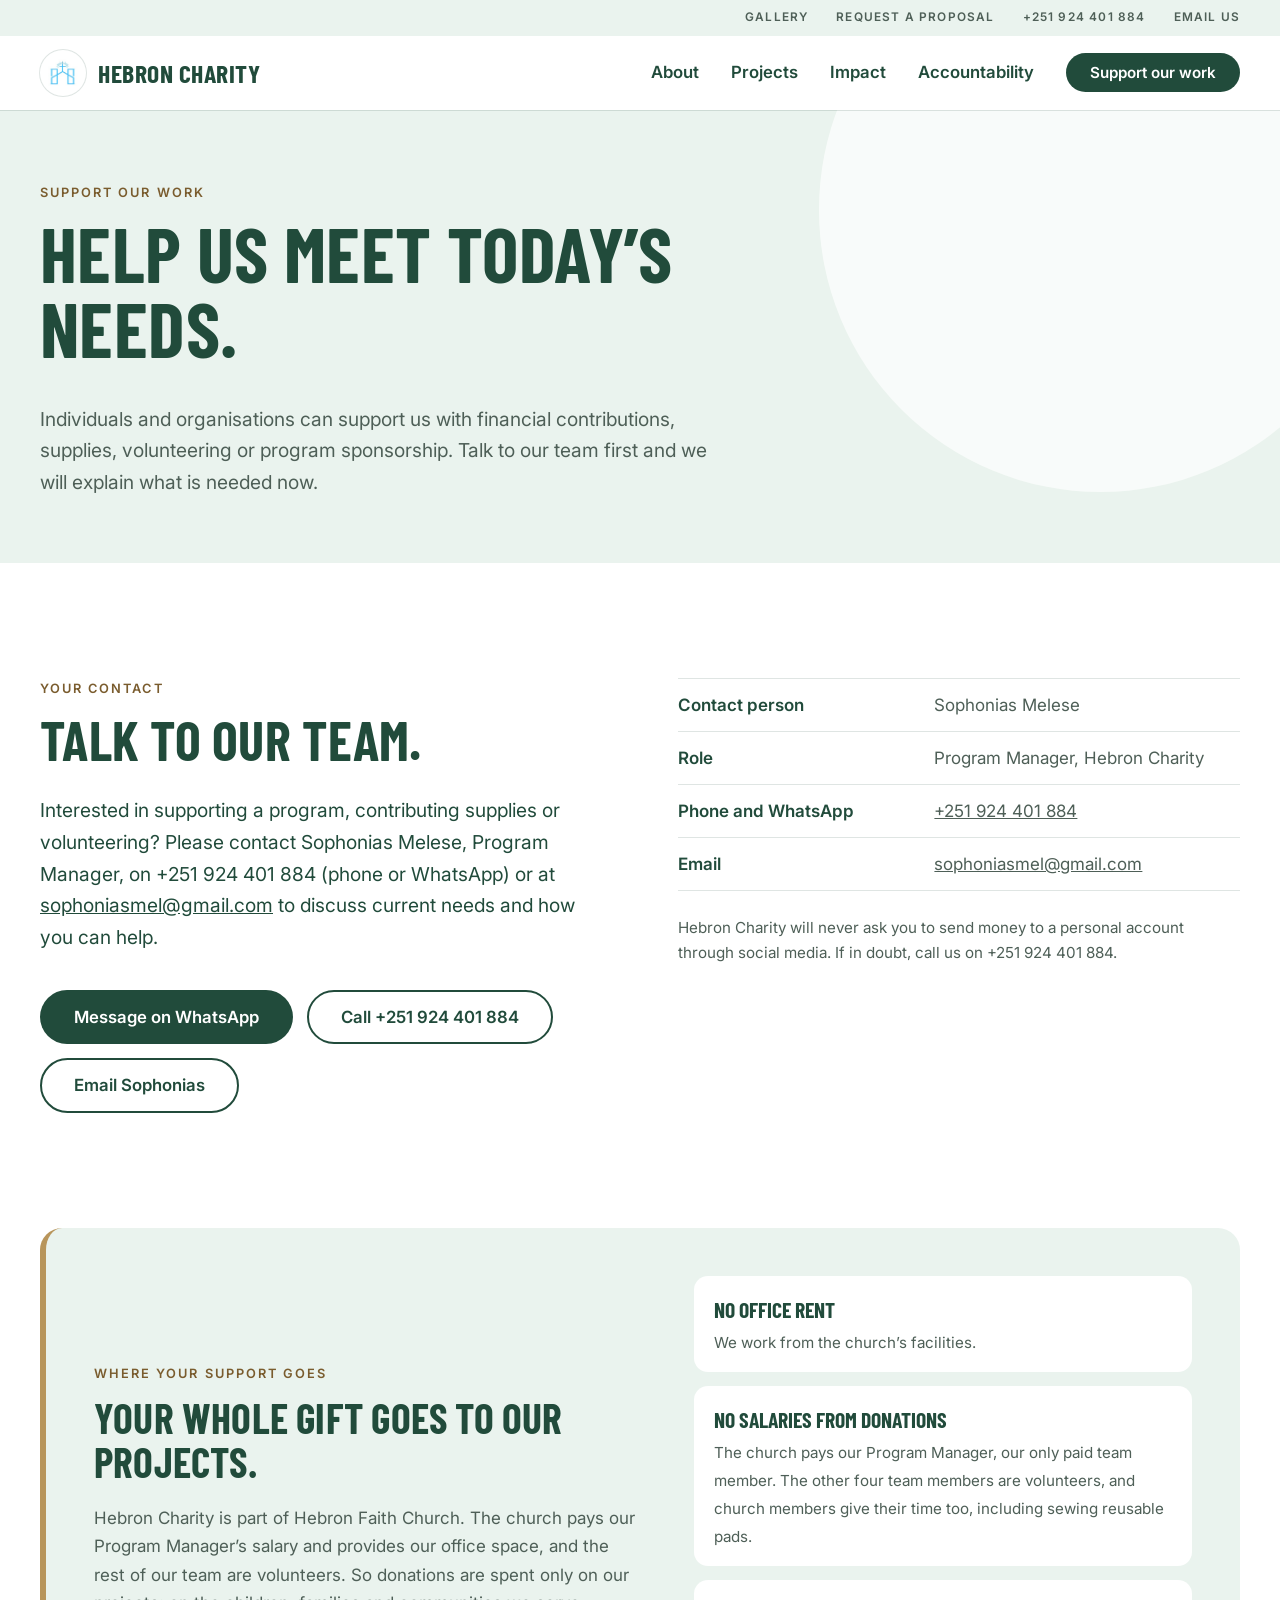
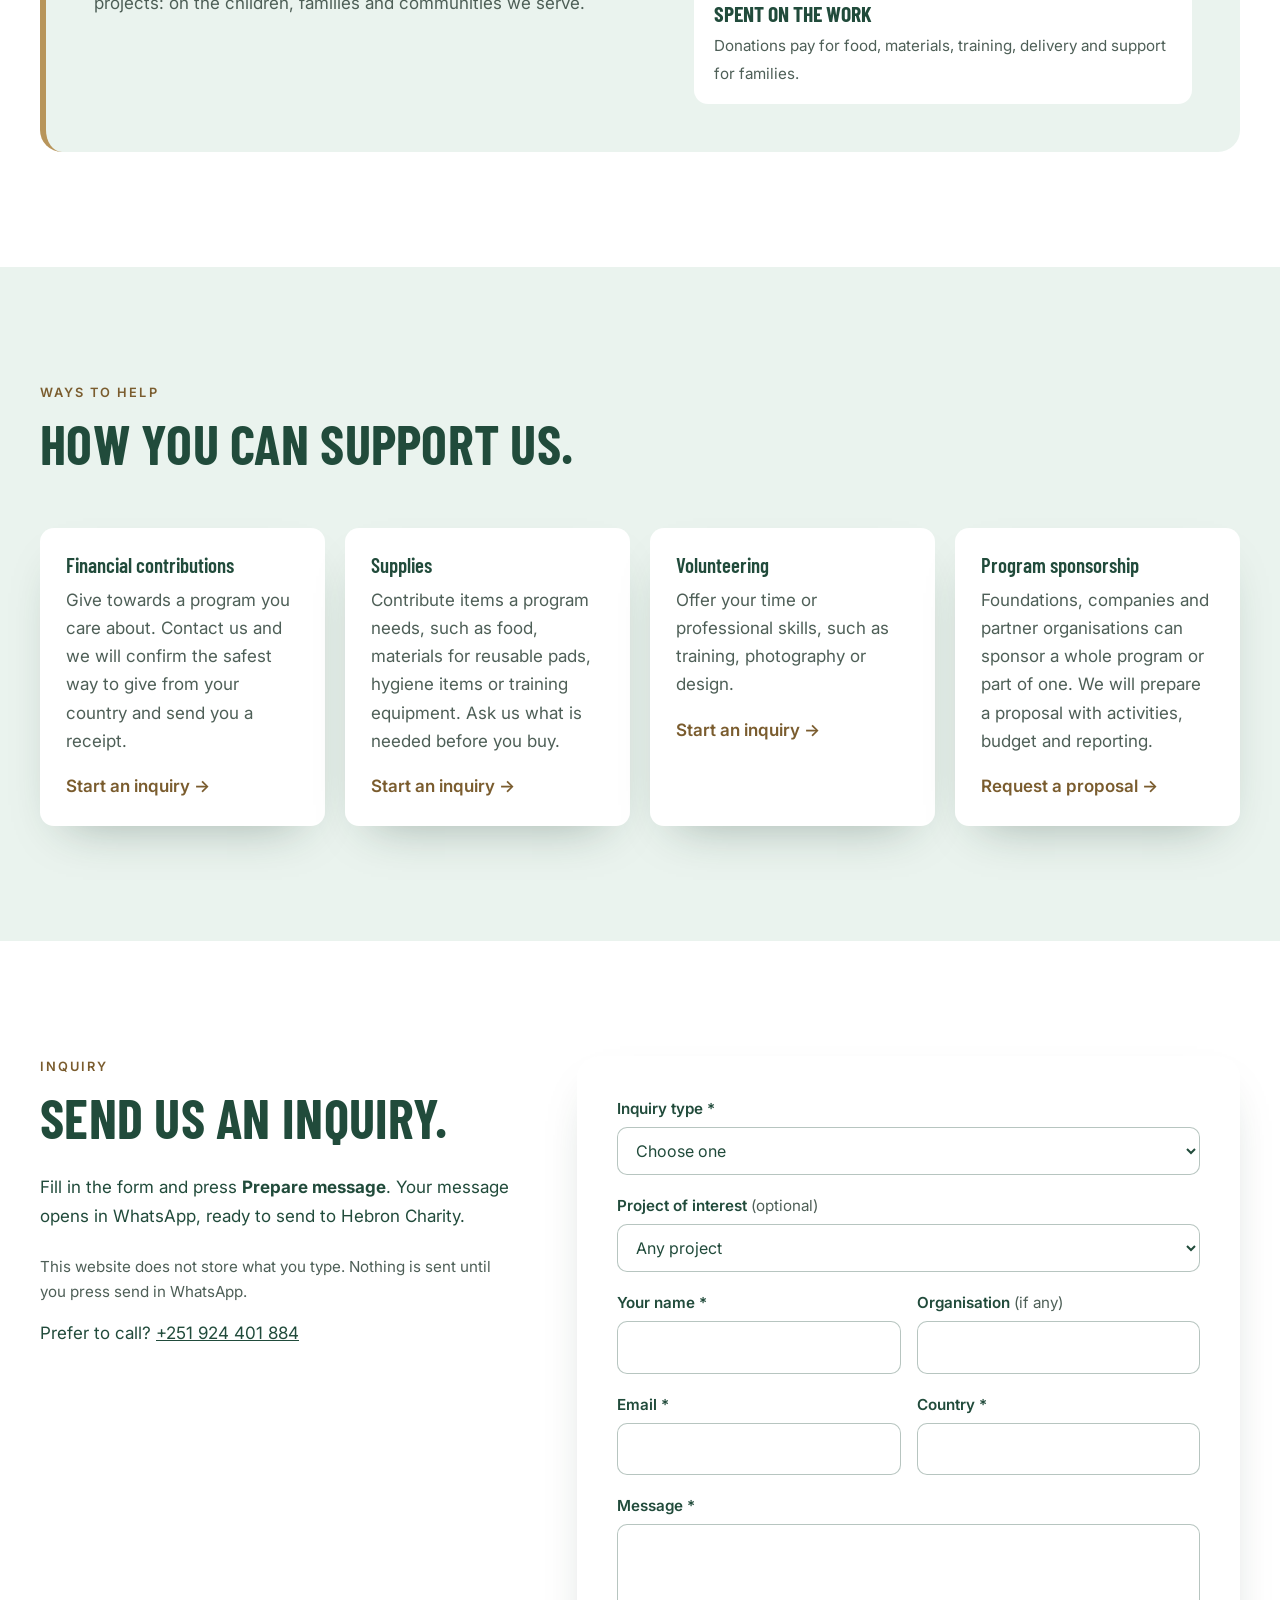
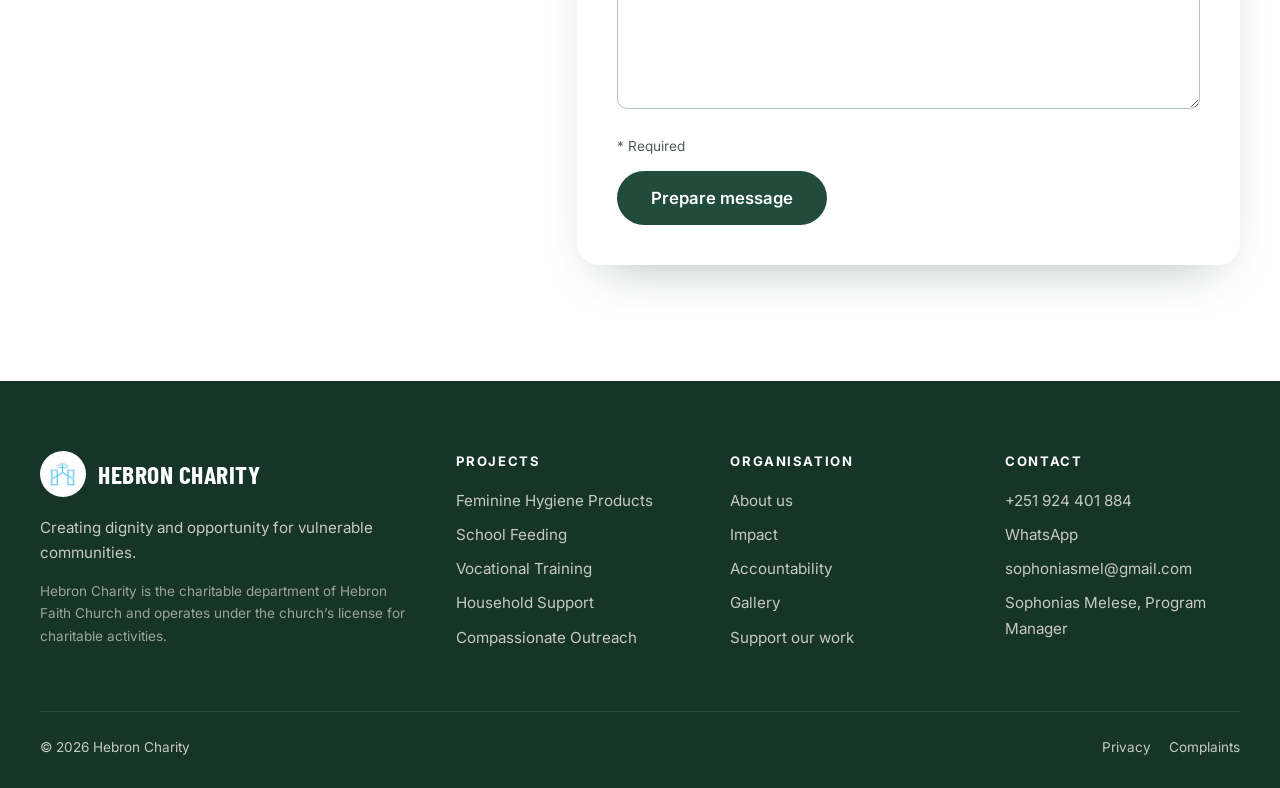
<file: partner.html>
<!doctype html>
<html lang="en">
<head>
  <meta charset="utf-8">
  <meta name="viewport" content="width=device-width, initial-scale=1">
  <title>Support our work | Hebron Charity</title>
  <meta name="description" content="Fund a project, request a proposal, sponsor, partner or volunteer with Hebron Charity.">
  <link rel="canonical" href="https://www.hebcharty.com/partner">
  <meta name="theme-color" content="#214B3B">

  <meta property="og:type" content="website">
  <meta property="og:site_name" content="Hebron Charity">
  <meta property="og:title" content="Support our work | Hebron Charity">
  <meta property="og:description" content="Fund a project, request a proposal, sponsor, partner or volunteer with Hebron Charity.">
  <meta property="og:url" content="https://www.hebcharty.com/partner">
  <meta property="og:image" content="https://www.hebcharty.com/images/p3-camera-class.jpg">
  <meta name="twitter:card" content="summary_large_image">

  <link rel="icon" href="/images/logo.png" type="image/png">
  <link rel="preconnect" href="https://fonts.googleapis.com">
  <link rel="preconnect" href="https://fonts.gstatic.com" crossorigin>
  <link href="https://fonts.googleapis.com/css2?family=Barlow+Condensed:wght@600;700&family=Inter:wght@400;500;600;700&display=swap" rel="stylesheet">
  <link rel="stylesheet" href="/styles.css">
</head>
<body>
  <a class="skip-link" href="#main">Skip to content</a>

  <!-- ============ HEADER ============ -->
  <header class="site-header" id="top">
    <div class="utility-bar">
      <nav class="container utility-inner" aria-label="Quick links">
        <a href="/gallery">Gallery</a>
        <a href="/partner?type=proposal#inquiry">Request a proposal</a>
        <a href="tel:+251924401884">+251 924 401 884</a>
        <a href="mailto:sophoniasmel@gmail.com">Email us</a>
      </nav>
    </div>
    <div class="container nav">
      <a href="/" class="brand" aria-label="Hebron Charity home">
        <span class="brand-logo"><img src="/images/logo.png" alt="" width="30" height="28"></span>
        <span class="brand-text">Hebron Charity</span>
      </a>
      <button class="nav-toggle" aria-expanded="false" aria-controls="nav-menu" aria-label="Open menu">
        <span></span><span></span><span></span>
      </button>
      <nav id="nav-menu" class="nav-menu" aria-label="Main">
        <a href="/about">About</a>
        <a href="/#programs">Projects</a>
        <a href="/impact">Impact</a>
        <a href="/accountability">Accountability</a>
        <a href="/partner" class="btn btn-accent btn-sm" aria-current="page">Support our work</a>
      </nav>
    </div>
  </header>

  <main id="main">

    <section class="page-hero">
      <div class="container">
        <p class="eyebrow">Support our work</p>
        <h1>Help us meet today’s needs.</h1>
        <p class="hero-lead">Individuals and organisations can support us with financial contributions, supplies, volunteering or program sponsorship. Talk to our team first and we will explain what is needed now.</p>
      </div>
    </section>

    <section id="contact" class="section">
      <div class="container two-col">
        <div class="reveal">
          <p class="eyebrow">Your contact</p>
          <h2>Talk to our team.</h2>
          <p class="lead">Interested in supporting a program, contributing supplies or volunteering? Please contact Sophonias Melese, Program Manager, on +251 924 401 884 (phone or WhatsApp) or at <a href="mailto:sophoniasmel@gmail.com">sophoniasmel@gmail.com</a> to discuss current needs and how you can help.</p>
          <div class="hero-actions">
            <a class="btn btn-accent btn-lg" href="https://wa.me/251924401884" target="_blank" rel="noopener">Message on WhatsApp</a>
            <a class="btn btn-outline btn-lg" href="tel:+251924401884">Call +251 924 401 884</a>
            <a class="btn btn-outline btn-lg" href="mailto:sophoniasmel@gmail.com">Email Sophonias</a>
          </div>
        </div>
        <div class="reveal">
          <dl class="facts">
            <div><dt>Contact person</dt><dd>Sophonias Melese</dd></div>
            <div><dt>Role</dt><dd>Program Manager, Hebron Charity</dd></div>
            <div><dt>Phone and WhatsApp</dt><dd><a href="tel:+251924401884">+251 924 401 884</a></dd></div>
            <div><dt>Email</dt><dd><a href="mailto:sophoniasmel@gmail.com">sophoniasmel@gmail.com</a></dd></div>
          </dl>
          <p class="note">Hebron Charity will never ask you to send money to a personal account through social media. If in doubt, call us on +251 924 401 884.</p>
        </div>
      </div>
    </section>

    <section class="section section-flush">
      <div class="container">
        <div class="callout reveal">
          <div class="callout-head">
            <p class="eyebrow">Where your support goes</p>
            <h2>Your whole gift goes to our projects.</h2>
            <p>Hebron Charity is part of Hebron Faith Church. The church pays our Program Manager’s salary and provides our office space, and the rest of our team are volunteers. So donations are spent only on our projects: on the children, families and communities we serve.</p>
          </div>
          <ul class="callout-points">
            <li><b>No office rent</b><span>We work from the church’s facilities.</span></li>
            <li><b>No salaries from donations</b><span>The church pays our Program Manager, our only paid team member. The other four team members are volunteers, and church members give their time too, including sewing reusable pads.</span></li>
            <li><b>Spent on the work</b><span>Donations pay for food, materials, training, delivery and support for families.</span></li>
          </ul>
        </div>
      </div>
    </section>

    <section class="section section-tint">
      <div class="container">
        <div class="section-head reveal">
          <p class="eyebrow">Ways to help</p>
          <h2>How you can support us.</h2>
        </div>
        <div class="todo" role="note" hidden><b>To be provided</b><span>Confirm which of these the team can coordinate right now, and remove any it cannot.</span></div>
        <div class="path-grid">
          <div class="path-card reveal"><h3>Financial contributions</h3><p>Give towards a program you care about. Contact us and we will confirm the safest way to give from your country and send you a receipt.</p><a class="text-link" href="?type=individual#inquiry">Start an inquiry →</a></div>
          <div class="path-card reveal"><h3>Supplies</h3><p>Contribute items a program needs, such as food, materials for reusable pads, hygiene items or training equipment. Ask us what is needed before you buy.</p><a class="text-link" href="?type=supplies#inquiry">Start an inquiry →</a></div>
          <div class="path-card reveal"><h3>Volunteering</h3><p>Offer your time or professional skills, such as training, photography or design.</p><a class="text-link" href="?type=volunteer#inquiry">Start an inquiry →</a></div>
          <div class="path-card reveal"><h3>Program sponsorship</h3><p>Foundations, companies and partner organisations can sponsor a whole program or part of one. We will prepare a proposal with activities, budget and reporting.</p><a class="text-link" href="?type=proposal#inquiry">Request a proposal →</a></div>
        </div>
      </div>
    </section>

    <section id="inquiry" class="section">
      <div class="container form-grid">
        <div>
          <p class="eyebrow">Inquiry</p>
          <h2>Send us an inquiry.</h2>
          <p>Fill in the form and press <b>Prepare message</b>. Your message opens in WhatsApp, ready to send to Hebron Charity.</p>
          <p class="note">This website does not store what you type. Nothing is sent until you press send in WhatsApp.</p>
          <p>Prefer to call? <a href="tel:+251924401884">+251 924 401 884</a></p>
        </div>

        <form id="inquiry-form" class="form" novalidate>
          <div class="form-error-summary" id="error-summary" tabindex="-1" hidden>
            <h3>Please check the form</h3>
            <ul></ul>
          </div>
          <div class="field">
            <label for="f-type">Inquiry type <span aria-hidden="true">*</span></label>
            <select id="f-type" name="type" required aria-describedby="e-type">
              <option value="">Choose one</option>
                <option value="individual">Financial contribution</option>
                <option value="supplies">Contributing supplies</option>
                <option value="foundation">Foundation or grant funding</option>
                <option value="corporate">Corporate sponsorship</option>
                <option value="ngo">NGO partnership</option>
                <option value="volunteer">Volunteering</option>
                <option value="proposal">Program sponsorship or proposal</option>
                <option value="other">Something else</option>
            </select>
            <p class="field-error" id="e-type"></p>
          </div>
          <div class="field">
            <label for="f-project">Project of interest <span class="optional">(optional)</span></label>
            <select id="f-project" name="project">
              <option value="">Any project</option>
                <option value="feminine-hygiene-products">Feminine Hygiene Products</option>
                <option value="school-feeding">School Feeding Program</option>
                <option value="vocational-training">Vocational Training and Empowerment</option>
                <option value="household-support">Emergency and Household Support</option>
                <option value="community-outreach">Compassionate Outreach</option>
            </select>
          </div>
          <div class="field-row">
            <div class="field">
              <label for="f-name">Your name <span aria-hidden="true">*</span></label>
              <input id="f-name" name="name" type="text" autocomplete="name" required aria-describedby="e-name">
              <p class="field-error" id="e-name"></p>
            </div>
            <div class="field">
              <label for="f-org">Organisation <span class="optional">(if any)</span></label>
              <input id="f-org" name="org" type="text" autocomplete="organization" aria-describedby="e-org">
              <p class="field-error" id="e-org"></p>
            </div>
          </div>
          <div class="field-row">
            <div class="field">
              <label for="f-email">Email <span aria-hidden="true">*</span></label>
              <input id="f-email" name="email" type="email" autocomplete="email" required aria-describedby="e-email">
              <p class="field-error" id="e-email"></p>
            </div>
            <div class="field">
              <label for="f-country">Country <span aria-hidden="true">*</span></label>
              <input id="f-country" name="country" type="text" autocomplete="country-name" required aria-describedby="e-country">
              <p class="field-error" id="e-country"></p>
            </div>
          </div>
          <div class="field">
            <label for="f-message">Message <span aria-hidden="true">*</span></label>
            <textarea id="f-message" name="message" rows="6" required aria-describedby="e-message"></textarea>
            <p class="field-error" id="e-message"></p>
          </div>
          <p class="form-required"><span aria-hidden="true">*</span> Required</p>
          <button type="submit" class="btn btn-accent btn-lg">Prepare message</button>

          <div class="form-ready" id="form-ready" tabindex="-1" hidden>
            <h3>Your message is ready.</h3>
            <p>It has not been sent yet. Open WhatsApp and press send to deliver it to Hebron Charity.</p>
            <div class="form-ready-actions">
              <a class="btn btn-accent" id="wa-link" href="https://wa.me/251924401884" target="_blank" rel="noopener">Open WhatsApp</a>
              <button type="button" class="btn btn-outline" id="copy-msg">Copy message</button>
            </div>
            <p class="copy-status" id="copy-status" role="status"></p>
          </div>
        </form>
      </div>
    </section>
  </main>

  <!-- ============ FOOTER ============ -->
  <footer class="site-footer">
    <div class="container footer-grid">
      <div>
        <a href="/" class="brand brand-light">
          <span class="brand-logo"><img src="/images/logo.png" alt="" width="30" height="28"></span>
          <span class="brand-text">Hebron Charity</span>
        </a>
        <p>Creating dignity and opportunity for vulnerable communities.</p>
        <p class="footer-legal">Hebron Charity is the charitable department of Hebron Faith Church and operates under the church’s license for charitable activities.</p>
      </div>
      <div>
        <h4>Projects</h4>
        <a href="/projects/feminine-hygiene-products">Feminine Hygiene Products</a>
        <a href="/projects/school-feeding">School Feeding</a>
        <a href="/projects/vocational-training">Vocational Training</a>
        <a href="/projects/household-support">Household Support</a>
        <a href="/projects/community-outreach">Compassionate Outreach</a>
      </div>
      <div>
        <h4>Organisation</h4>
        <a href="/about">About us</a>
        <a href="/impact">Impact</a>
        <a href="/accountability">Accountability</a>
        <a href="/gallery">Gallery</a>
        <a href="/partner">Support our work</a>
      </div>
      <div>
        <h4>Contact</h4>
        <a href="tel:+251924401884">+251 924 401 884</a>
        <a href="https://wa.me/251924401884" target="_blank" rel="noopener">WhatsApp</a>
        <a href="mailto:sophoniasmel@gmail.com">sophoniasmel@gmail.com</a>
        <span>Sophonias Melese, Program Manager</span>
      </div>
    </div>
    <div class="container footer-bottom">
      <span>© <span id="year"></span> Hebron Charity</span>
      <span class="footer-links"><a href="/privacy">Privacy</a><a href="/accountability#complaints">Complaints</a></span>
    </div>
  </footer>

  <script src="/script.js" defer></script>
</body>
</html>
</file>
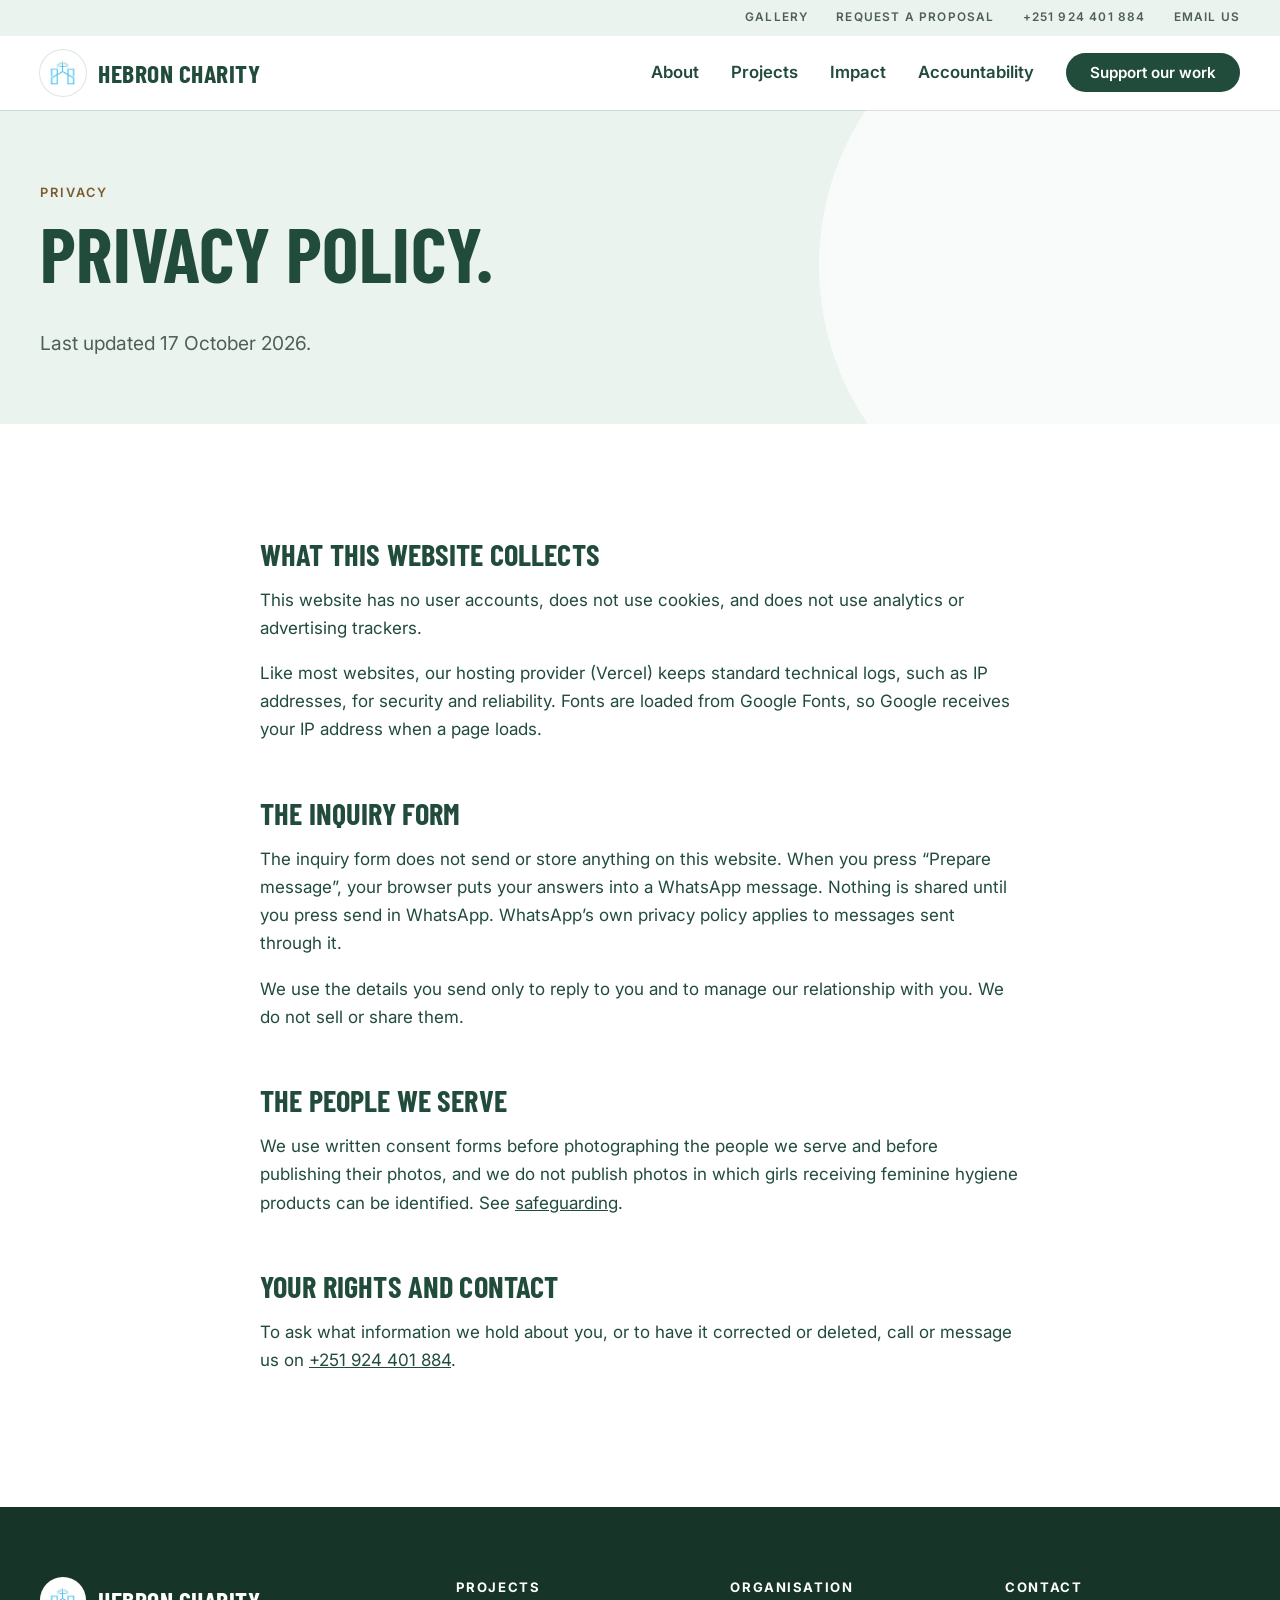
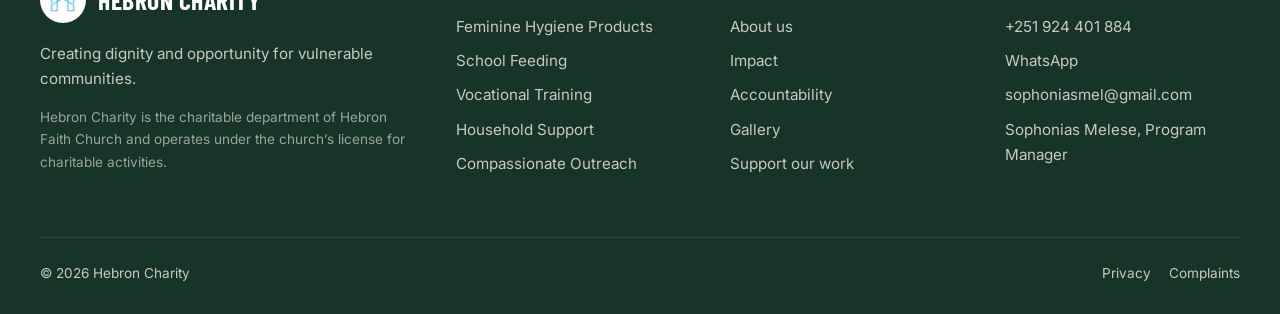
<file: privacy.html>
<!doctype html>
<html lang="en">
<head>
  <meta charset="utf-8">
  <meta name="viewport" content="width=device-width, initial-scale=1">
  <title>Privacy policy | Hebron Charity</title>
  <meta name="description" content="How the Hebron Charity website handles your information.">
  <link rel="canonical" href="https://www.hebcharty.com/privacy">
  <meta name="theme-color" content="#214B3B">

  <meta property="og:type" content="website">
  <meta property="og:site_name" content="Hebron Charity">
  <meta property="og:title" content="Privacy policy | Hebron Charity">
  <meta property="og:description" content="How the Hebron Charity website handles your information.">
  <meta property="og:url" content="https://www.hebcharty.com/privacy">
  <meta property="og:image" content="https://www.hebcharty.com/images/p2-lunchboxes.jpg">
  <meta name="twitter:card" content="summary_large_image">

  <link rel="icon" href="/images/logo.png" type="image/png">
  <link rel="preconnect" href="https://fonts.googleapis.com">
  <link rel="preconnect" href="https://fonts.gstatic.com" crossorigin>
  <link href="https://fonts.googleapis.com/css2?family=Barlow+Condensed:wght@600;700&family=Inter:wght@400;500;600;700&display=swap" rel="stylesheet">
  <link rel="stylesheet" href="/styles.css">
</head>
<body>
  <a class="skip-link" href="#main">Skip to content</a>

  <!-- ============ HEADER ============ -->
  <header class="site-header" id="top">
    <div class="utility-bar">
      <nav class="container utility-inner" aria-label="Quick links">
        <a href="/gallery">Gallery</a>
        <a href="/partner?type=proposal#inquiry">Request a proposal</a>
        <a href="tel:+251924401884">+251 924 401 884</a>
        <a href="mailto:sophoniasmel@gmail.com">Email us</a>
      </nav>
    </div>
    <div class="container nav">
      <a href="/" class="brand" aria-label="Hebron Charity home">
        <span class="brand-logo"><img src="/images/logo.png" alt="" width="30" height="28"></span>
        <span class="brand-text">Hebron Charity</span>
      </a>
      <button class="nav-toggle" aria-expanded="false" aria-controls="nav-menu" aria-label="Open menu">
        <span></span><span></span><span></span>
      </button>
      <nav id="nav-menu" class="nav-menu" aria-label="Main">
        <a href="/about">About</a>
        <a href="/#programs">Projects</a>
        <a href="/impact">Impact</a>
        <a href="/accountability">Accountability</a>
        <a href="/partner" class="btn btn-accent btn-sm">Support our work</a>
      </nav>
    </div>
  </header>

  <main id="main">

    <section class="page-hero">
      <div class="container">
        
        <p class="eyebrow">Privacy</p>
        <h1>Privacy policy.</h1>
        <p class="hero-lead">Last updated 17 October 2026.</p>
      </div>
    </section>

    <section class="section">
      <div class="container narrow article">
        <h2>What this website collects</h2>
        <p>This website has no user accounts, does not use cookies, and does not use analytics or advertising trackers.</p>
        <p>Like most websites, our hosting provider (Vercel) keeps standard technical logs, such as IP addresses, for security and reliability. Fonts are loaded from Google Fonts, so Google receives your IP address when a page loads.</p>

        <h2>The inquiry form</h2>
        <p>The inquiry form does not send or store anything on this website. When you press “Prepare message”, your browser puts your answers into a WhatsApp message. Nothing is shared until you press send in WhatsApp. WhatsApp’s own privacy policy applies to messages sent through it.</p>
        <p>We use the details you send only to reply to you and to manage our relationship with you. We do not sell or share them.</p>

        <h2>The people we serve</h2>
        <p>We use written consent forms before photographing the people we serve and before publishing their photos, and we do not publish photos in which girls receiving feminine hygiene products can be identified. See <a href="/accountability#safeguarding">safeguarding</a>.</p>

        <h2>Your rights and contact</h2>
        <p>To ask what information we hold about you, or to have it corrected or deleted, call or message us on <a href="tel:+251924401884">+251 924 401 884</a>.</p>
        <div class="todo" role="note" hidden><b>To be provided</b><span>A privacy contact email and postal address.</span></div>
      </div>
    </section>
  </main>

  <!-- ============ FOOTER ============ -->
  <footer class="site-footer">
    <div class="container footer-grid">
      <div>
        <a href="/" class="brand brand-light">
          <span class="brand-logo"><img src="/images/logo.png" alt="" width="30" height="28"></span>
          <span class="brand-text">Hebron Charity</span>
        </a>
        <p>Creating dignity and opportunity for vulnerable communities.</p>
        <p class="footer-legal">Hebron Charity is the charitable department of Hebron Faith Church and operates under the church’s license for charitable activities.</p>
      </div>
      <div>
        <h4>Projects</h4>
        <a href="/projects/feminine-hygiene-products">Feminine Hygiene Products</a>
        <a href="/projects/school-feeding">School Feeding</a>
        <a href="/projects/vocational-training">Vocational Training</a>
        <a href="/projects/household-support">Household Support</a>
        <a href="/projects/community-outreach">Compassionate Outreach</a>
      </div>
      <div>
        <h4>Organisation</h4>
        <a href="/about">About us</a>
        <a href="/impact">Impact</a>
        <a href="/accountability">Accountability</a>
        <a href="/gallery">Gallery</a>
        <a href="/partner">Support our work</a>
      </div>
      <div>
        <h4>Contact</h4>
        <a href="tel:+251924401884">+251 924 401 884</a>
        <a href="https://wa.me/251924401884" target="_blank" rel="noopener">WhatsApp</a>
        <a href="mailto:sophoniasmel@gmail.com">sophoniasmel@gmail.com</a>
        <span>Sophonias Melese, Program Manager</span>
      </div>
    </div>
    <div class="container footer-bottom">
      <span>© <span id="year"></span> Hebron Charity</span>
      <span class="footer-links"><a href="/privacy">Privacy</a><a href="/accountability#complaints">Complaints</a></span>
    </div>
  </footer>

  <script src="/script.js" defer></script>
</body>
</html>
</file>
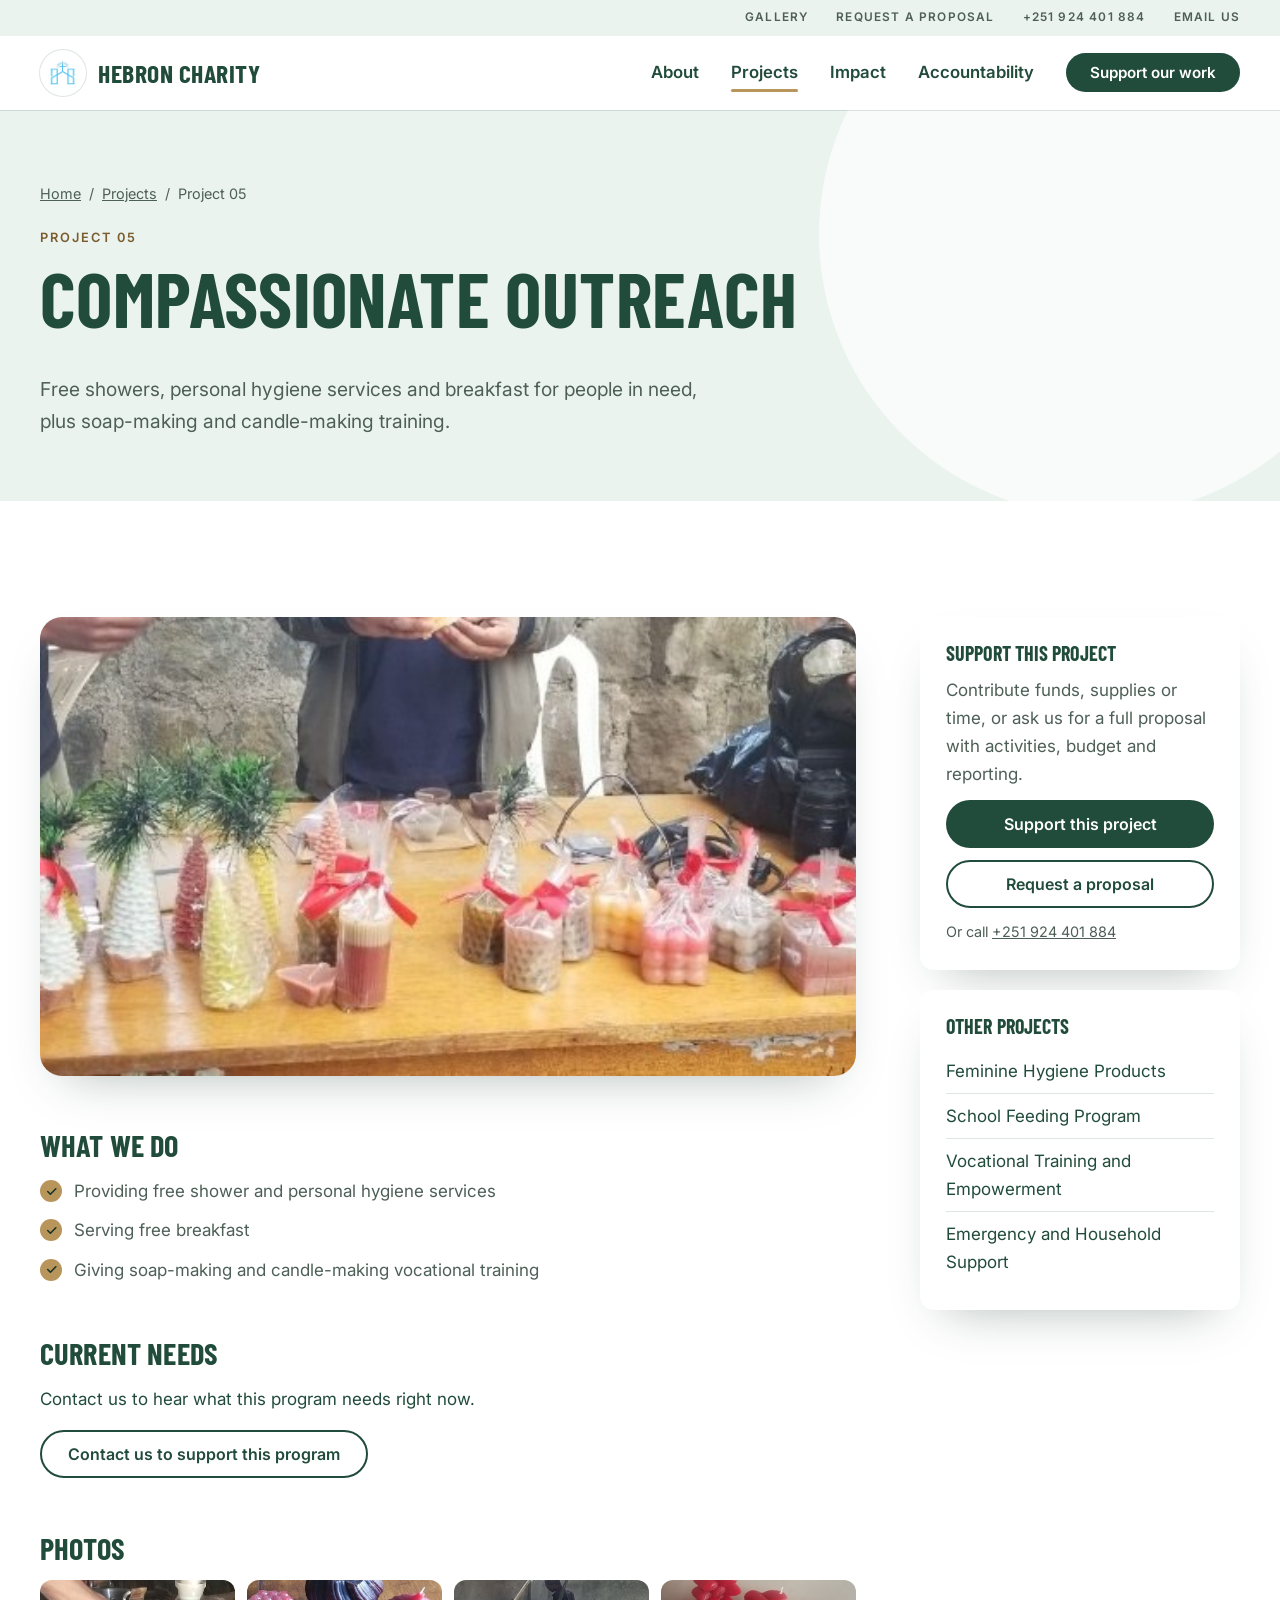
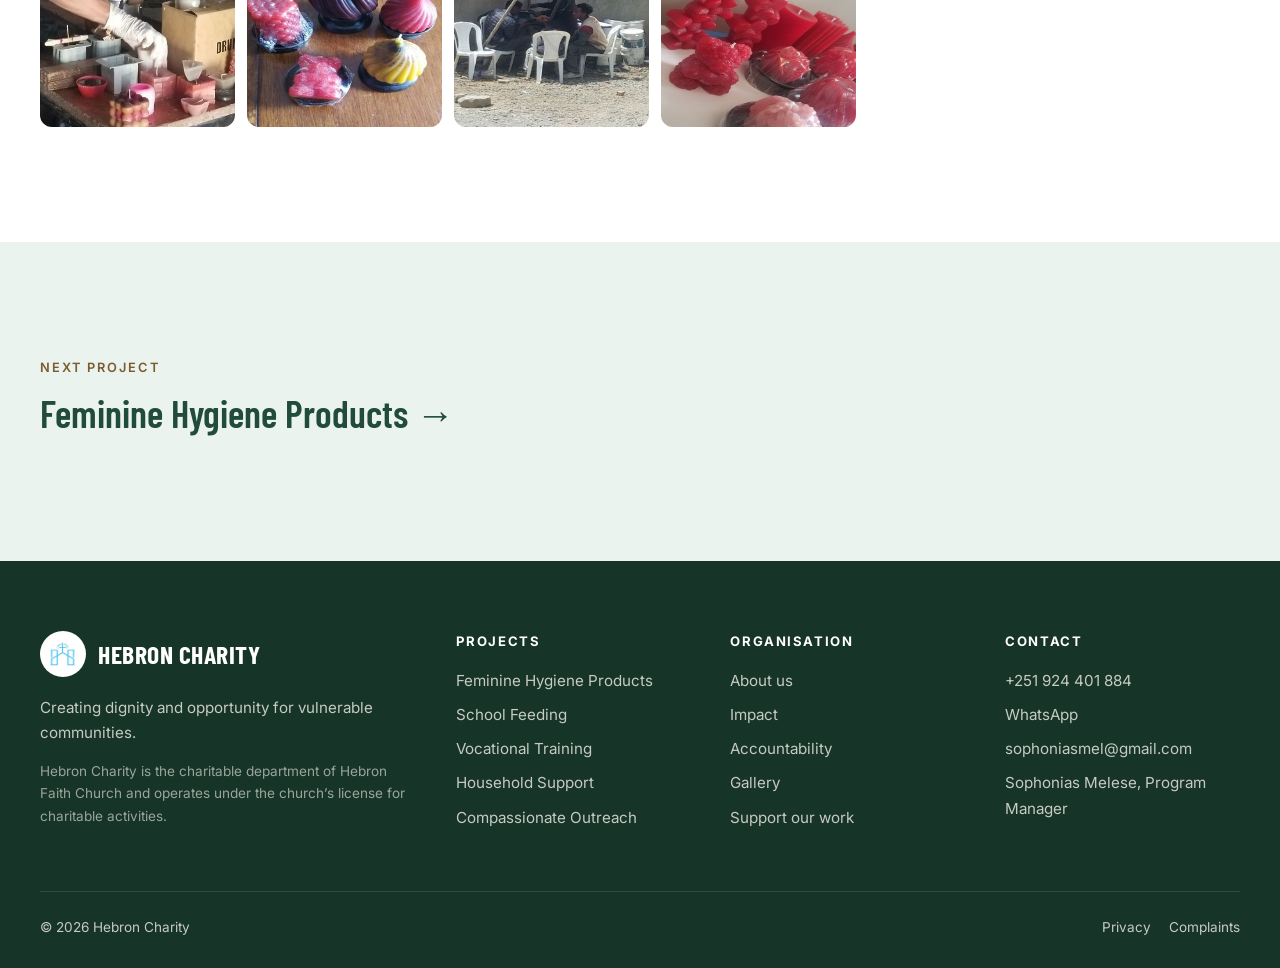
<file: projects/community-outreach.html>
<!doctype html>
<html lang="en">
<head>
  <meta charset="utf-8">
  <meta name="viewport" content="width=device-width, initial-scale=1">
  <title>Compassionate Outreach | Hebron Charity</title>
  <meta name="description" content="Free showers, personal hygiene services and breakfast for people in need, plus soap-making and candle-making training.">
  <link rel="canonical" href="https://www.hebcharty.com/projects/community-outreach">
  <meta name="theme-color" content="#214B3B">

  <meta property="og:type" content="website">
  <meta property="og:site_name" content="Hebron Charity">
  <meta property="og:title" content="Compassionate Outreach | Hebron Charity">
  <meta property="og:description" content="Free showers, personal hygiene services and breakfast for people in need, plus soap-making and candle-making training.">
  <meta property="og:url" content="https://www.hebcharty.com/projects/community-outreach">
  <meta property="og:image" content="https://www.hebcharty.com/images/p5-products.jpg">
  <meta name="twitter:card" content="summary_large_image">

  <link rel="icon" href="/images/logo.png" type="image/png">
  <link rel="preconnect" href="https://fonts.googleapis.com">
  <link rel="preconnect" href="https://fonts.gstatic.com" crossorigin>
  <link href="https://fonts.googleapis.com/css2?family=Barlow+Condensed:wght@600;700&family=Inter:wght@400;500;600;700&display=swap" rel="stylesheet">
  <link rel="stylesheet" href="/styles.css">
</head>
<body>
  <a class="skip-link" href="#main">Skip to content</a>

  <!-- ============ HEADER ============ -->
  <header class="site-header" id="top">
    <div class="utility-bar">
      <nav class="container utility-inner" aria-label="Quick links">
        <a href="/gallery">Gallery</a>
        <a href="/partner?type=proposal#inquiry">Request a proposal</a>
        <a href="tel:+251924401884">+251 924 401 884</a>
        <a href="mailto:sophoniasmel@gmail.com">Email us</a>
      </nav>
    </div>
    <div class="container nav">
      <a href="/" class="brand" aria-label="Hebron Charity home">
        <span class="brand-logo"><img src="/images/logo.png" alt="" width="30" height="28"></span>
        <span class="brand-text">Hebron Charity</span>
      </a>
      <button class="nav-toggle" aria-expanded="false" aria-controls="nav-menu" aria-label="Open menu">
        <span></span><span></span><span></span>
      </button>
      <nav id="nav-menu" class="nav-menu" aria-label="Main">
        <a href="/about">About</a>
        <a href="/#programs" aria-current="page">Projects</a>
        <a href="/impact">Impact</a>
        <a href="/accountability">Accountability</a>
        <a href="/partner" class="btn btn-accent btn-sm">Support our work</a>
      </nav>
    </div>
  </header>

  <main id="main">

    <section class="page-hero">
      <div class="container">
        <nav class="breadcrumbs" aria-label="Breadcrumb"><ol><li><a href="/">Home</a></li><li><a href="/#programs">Projects</a></li><li aria-current="page">Project 05</li></ol></nav>
        <p class="eyebrow">Project 05</p>
        <h1>Compassionate Outreach</h1>
        <p class="hero-lead">Free showers, personal hygiene services and breakfast for people in need, plus soap-making and candle-making training.</p>
      </div>
    </section>

    <section class="section">
      <div class="container article-grid">
        <article class="article">
          <img width="797" height="267" class="article-cover" src="/images/p5-products.jpg" alt="Handmade soaps and candles made by trainees">

          <h2 hidden>The need</h2>
          <div class="todo" role="note" hidden><b>To be provided</b><span>The problem this project addresses in the communities you serve, ideally with a source (for example a school survey or local report).</span></div>

          <h2 hidden>Who we serve and where</h2>
          <div class="todo" role="note" hidden><b>To be provided</b><span>The target beneficiaries (age, group, selection criteria) and the schools, towns or areas where the project runs.</span></div>

          <h2>What we do</h2>
          <ul class="checklist">
            <li>Providing free shower and personal hygiene services</li>
            <li>Serving free breakfast</li>
            <li>Giving soap-making and candle-making vocational training</li>
          </ul>

          <h2 hidden>Results so far</h2>
          <div class="todo" role="note" hidden><b>To be provided</b><span>Results for this project: what was delivered, how many people were reached, and over which period.</span></div>

          <h2 hidden>Expected outcomes and how we measure them</h2>
          <p hidden>The figures above are <strong>outputs</strong>: what we delivered. Outcomes are the changes those outputs make in people’s lives, and they need their own evidence.</p>
          <div class="todo" role="note" hidden><b>To be provided</b><span>The outcomes this project aims for and how they will be measured (for example attendance records, follow-up surveys or employment tracking).</span></div>

          <h2 id="needs">Current needs</h2>
          <div class="todo" role="note" hidden><b>To be provided</b><span>What this program needs now, for example breakfast supplies, soap, towels and hygiene items, soap-making and candle-making materials, or volunteers. Where reliable costs are known, what a contribution supports over a set period (for example “this amount provides X for one month”), and the funding target once approved.</span></div>
          <p>Contact us to hear what this program needs right now.</p>
          <p><a class="btn btn-outline" href="/partner?project=community-outreach#contact">Contact us to support this program</a></p>

          <h2 hidden>Risks and how we manage them</h2>
          <div class="todo" role="note" hidden><b>To be provided</b><span>The main risks to delivery (for example supply costs, access, safeguarding) and how each is managed.</span></div>

          <h2 hidden>How we report to supporters</h2>
          <div class="todo" role="note" hidden><b>To be provided</b><span>What funders receive and how often (for example a progress report each quarter and a final report with photos and figures).</span></div>

          <h2>Photos</h2>
          <div class="photo-strip">
          <img width="386" height="479" decoding="async" src="/images/p5-candles.jpg" alt="Candle-making training in progress" loading="lazy">
          <img width="336" height="511" decoding="async" src="/images/p5-soap.jpg" alt="Handmade soaps" loading="lazy">
          <img width="305" height="473" decoding="async" src="/images/p5-outreach.jpg" alt="Outreach station with chairs set up for guests" loading="lazy">
          <img width="336" height="502" decoding="async" src="/images/p5-soap-red.jpg" alt="Red handmade soaps" loading="lazy">
          </div>
        </article>

        <aside class="article-aside">
          <div class="aside-card">
            <h2 class="h4">Support this project</h2>
            <p>Contribute funds, supplies or time, or ask us for a full proposal with activities, budget and reporting.</p>
            <a class="btn btn-accent" href="/partner?project=community-outreach#contact">Support this project</a>
            <a class="btn btn-outline" href="/partner?type=proposal&amp;project=community-outreach">Request a proposal</a>
            <p class="aside-small">Or call <a href="tel:+251924401884">+251 924 401 884</a></p>
          </div>
          <nav class="aside-card" aria-label="Other projects">
            <h2 class="h4">Other projects</h2>
            <ul class="plain-list">
              <li><a href="/projects/feminine-hygiene-products">Feminine Hygiene Products</a></li>
              <li><a href="/projects/school-feeding">School Feeding Program</a></li>
              <li><a href="/projects/vocational-training">Vocational Training and Empowerment</a></li>
              <li><a href="/projects/household-support">Emergency and Household Support</a></li>
            </ul>
          </nav>
        </aside>
      </div>
    </section>

    <section class="section section-tint next-project">
      <div class="container">
        <p class="eyebrow">Next project</p>
        <a class="next-link" href="/projects/feminine-hygiene-products">Feminine Hygiene Products →</a>
      </div>
    </section>
  </main>

  <!-- ============ FOOTER ============ -->
  <footer class="site-footer">
    <div class="container footer-grid">
      <div>
        <a href="/" class="brand brand-light">
          <span class="brand-logo"><img src="/images/logo.png" alt="" width="30" height="28"></span>
          <span class="brand-text">Hebron Charity</span>
        </a>
        <p>Creating dignity and opportunity for vulnerable communities.</p>
        <p class="footer-legal">Hebron Charity is the charitable department of Hebron Faith Church and operates under the church’s license for charitable activities.</p>
      </div>
      <div>
        <h4>Projects</h4>
        <a href="/projects/feminine-hygiene-products">Feminine Hygiene Products</a>
        <a href="/projects/school-feeding">School Feeding</a>
        <a href="/projects/vocational-training">Vocational Training</a>
        <a href="/projects/household-support">Household Support</a>
        <a href="/projects/community-outreach">Compassionate Outreach</a>
      </div>
      <div>
        <h4>Organisation</h4>
        <a href="/about">About us</a>
        <a href="/impact">Impact</a>
        <a href="/accountability">Accountability</a>
        <a href="/gallery">Gallery</a>
        <a href="/partner">Support our work</a>
      </div>
      <div>
        <h4>Contact</h4>
        <a href="tel:+251924401884">+251 924 401 884</a>
        <a href="https://wa.me/251924401884" target="_blank" rel="noopener">WhatsApp</a>
        <a href="mailto:sophoniasmel@gmail.com">sophoniasmel@gmail.com</a>
        <span>Sophonias Melese, Program Manager</span>
      </div>
    </div>
    <div class="container footer-bottom">
      <span>© <span id="year"></span> Hebron Charity</span>
      <span class="footer-links"><a href="/privacy">Privacy</a><a href="/accountability#complaints">Complaints</a></span>
    </div>
  </footer>

  <script src="/script.js" defer></script>
</body>
</html>
</file>
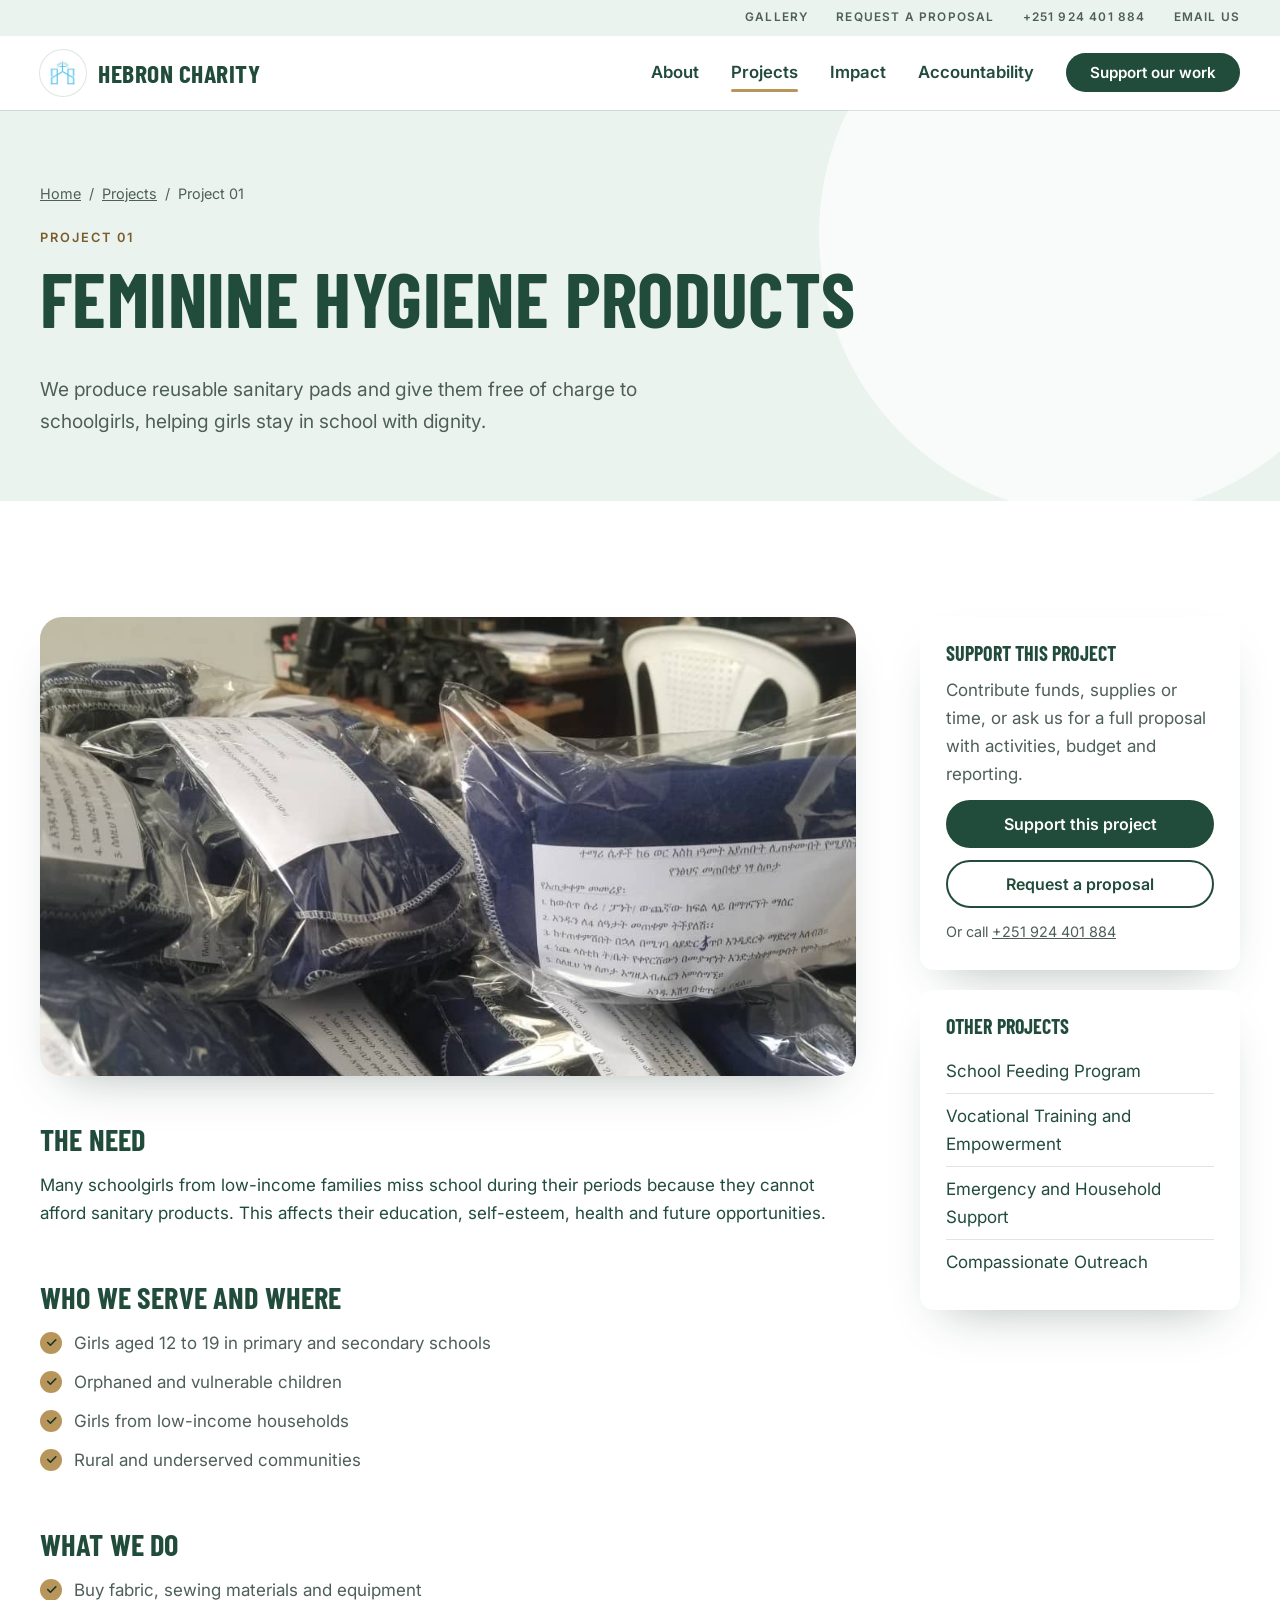
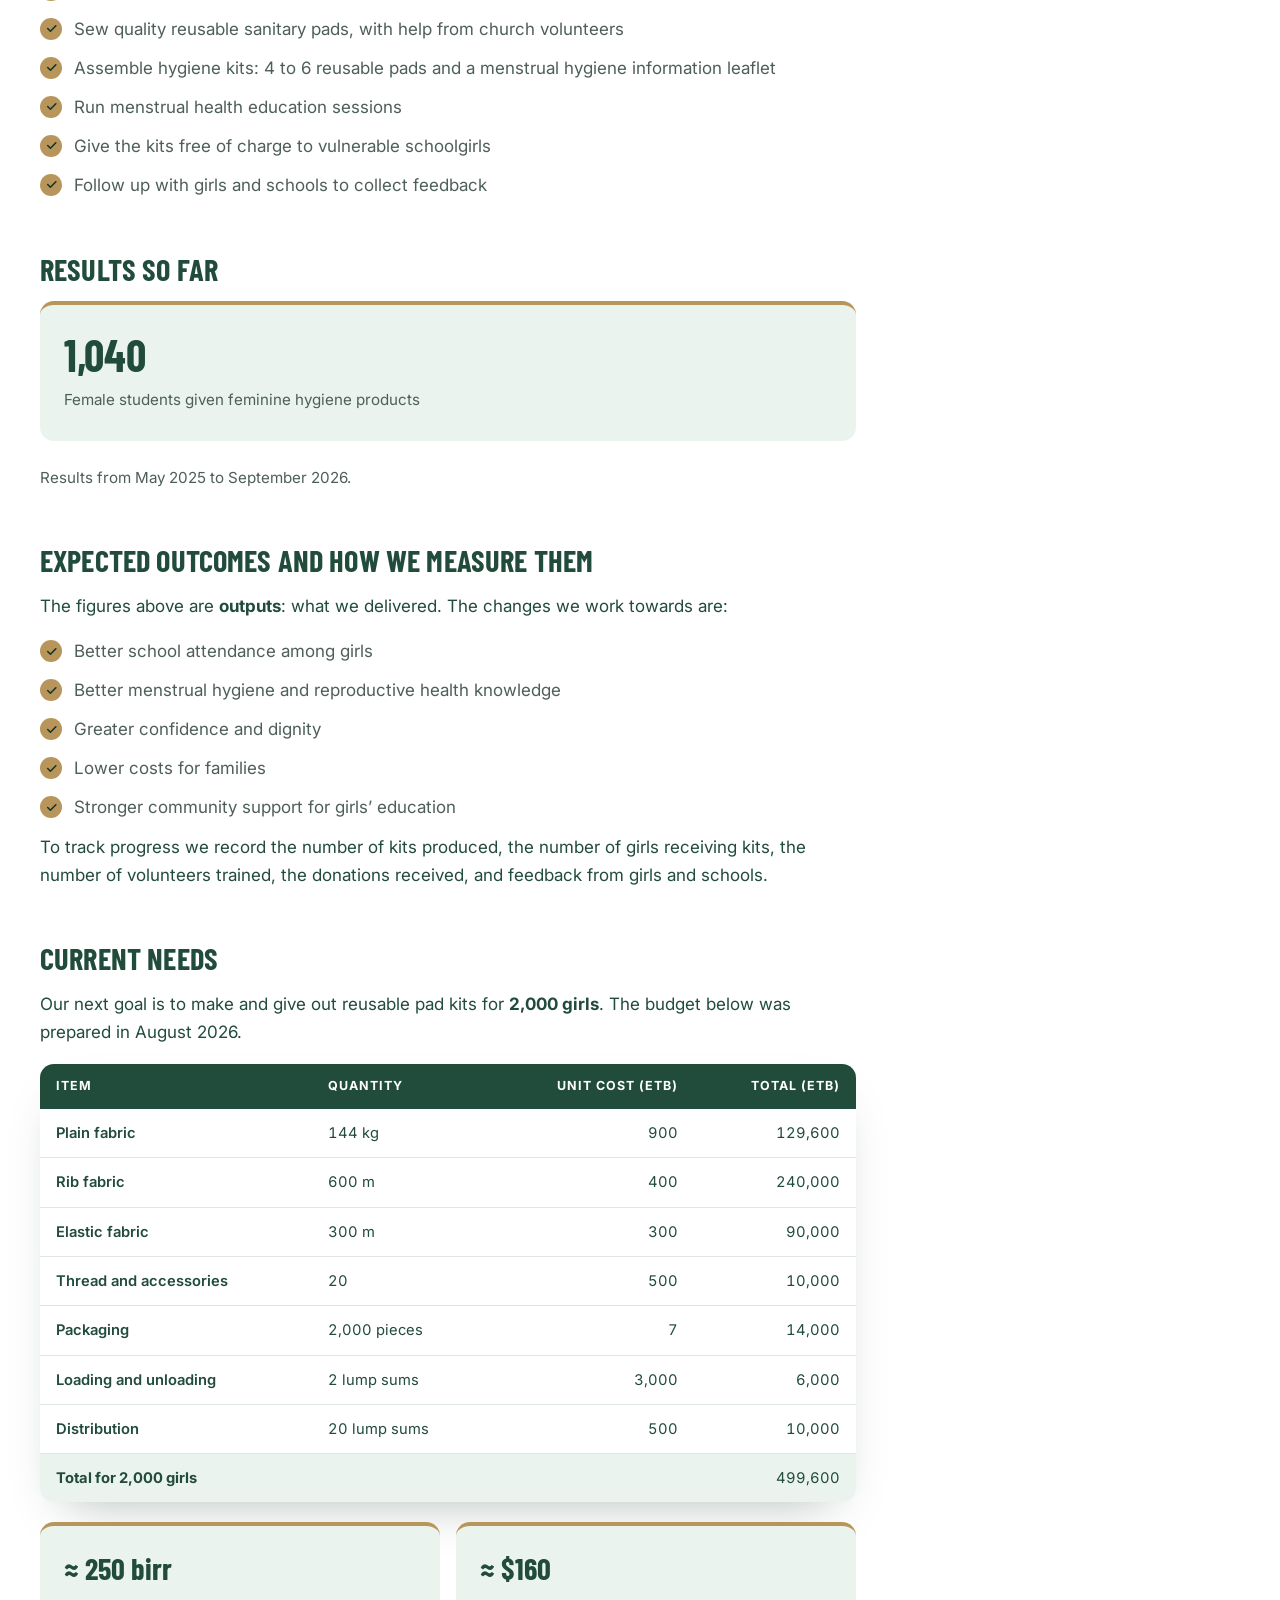
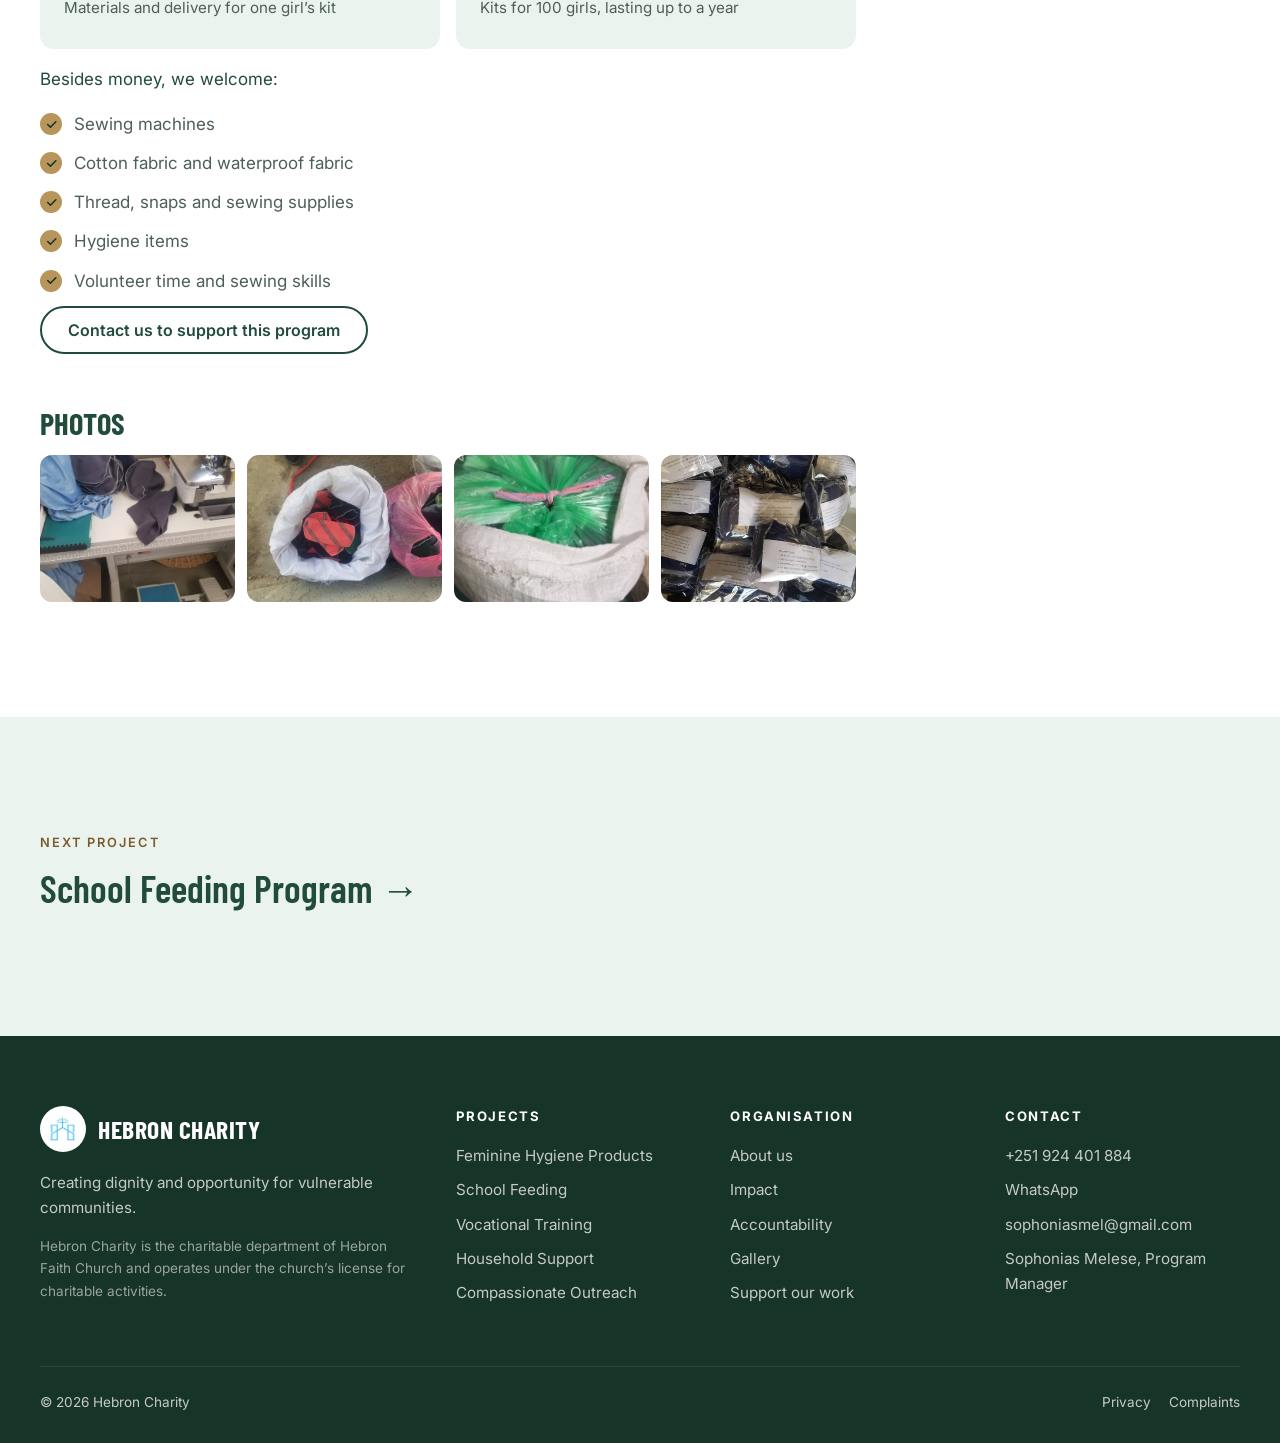
<file: projects/feminine-hygiene-products.html>
<!doctype html>
<html lang="en">
<head>
  <meta charset="utf-8">
  <meta name="viewport" content="width=device-width, initial-scale=1">
  <title>Feminine Hygiene Products | Hebron Charity</title>
  <meta name="description" content="We produce reusable sanitary pads and give them free of charge to schoolgirls, helping girls stay in school with dignity.">
  <link rel="canonical" href="https://www.hebcharty.com/projects/feminine-hygiene-products">
  <meta name="theme-color" content="#214B3B">

  <meta property="og:type" content="website">
  <meta property="og:site_name" content="Hebron Charity">
  <meta property="og:title" content="Feminine Hygiene Products | Hebron Charity">
  <meta property="og:description" content="We produce reusable sanitary pads and give them free of charge to schoolgirls, helping girls stay in school with dignity.">
  <meta property="og:url" content="https://www.hebcharty.com/projects/feminine-hygiene-products">
  <meta property="og:image" content="https://www.hebcharty.com/images/p1-packs-closeup.jpg">
  <meta name="twitter:card" content="summary_large_image">

  <link rel="icon" href="/images/logo.png" type="image/png">
  <link rel="preconnect" href="https://fonts.googleapis.com">
  <link rel="preconnect" href="https://fonts.gstatic.com" crossorigin>
  <link href="https://fonts.googleapis.com/css2?family=Barlow+Condensed:wght@600;700&family=Inter:wght@400;500;600;700&display=swap" rel="stylesheet">
  <link rel="stylesheet" href="/styles.css">
</head>
<body>
  <a class="skip-link" href="#main">Skip to content</a>

  <!-- ============ HEADER ============ -->
  <header class="site-header" id="top">
    <div class="utility-bar">
      <nav class="container utility-inner" aria-label="Quick links">
        <a href="/gallery">Gallery</a>
        <a href="/partner?type=proposal#inquiry">Request a proposal</a>
        <a href="tel:+251924401884">+251 924 401 884</a>
        <a href="mailto:sophoniasmel@gmail.com">Email us</a>
      </nav>
    </div>
    <div class="container nav">
      <a href="/" class="brand" aria-label="Hebron Charity home">
        <span class="brand-logo"><img src="/images/logo.png" alt="" width="30" height="28"></span>
        <span class="brand-text">Hebron Charity</span>
      </a>
      <button class="nav-toggle" aria-expanded="false" aria-controls="nav-menu" aria-label="Open menu">
        <span></span><span></span><span></span>
      </button>
      <nav id="nav-menu" class="nav-menu" aria-label="Main">
        <a href="/about">About</a>
        <a href="/#programs" aria-current="page">Projects</a>
        <a href="/impact">Impact</a>
        <a href="/accountability">Accountability</a>
        <a href="/partner" class="btn btn-accent btn-sm">Support our work</a>
      </nav>
    </div>
  </header>

  <main id="main">

    <section class="page-hero">
      <div class="container">
        <nav class="breadcrumbs" aria-label="Breadcrumb"><ol><li><a href="/">Home</a></li><li><a href="/#programs">Projects</a></li><li aria-current="page">Project 01</li></ol></nav>
        <p class="eyebrow">Project 01</p>
        <h1>Feminine Hygiene Products</h1>
        <p class="hero-lead">We produce reusable sanitary pads and give them free of charge to schoolgirls, helping girls stay in school with dignity.</p>
      </div>
    </section>

    <section class="section">
      <div class="container article-grid">
        <article class="article">
          <img width="1008" height="756" class="article-cover" src="/images/p1-packs-closeup.jpg" alt="Packed reusable pads with instructions in Amharic">

          <h2>The need</h2>
          <p>Many schoolgirls from low-income families miss school during their periods because they cannot afford sanitary products. This affects their education, self-esteem, health and future opportunities.</p>

          <h2>Who we serve and where</h2>
          <ul class="checklist">
            <li>Girls aged 12 to 19 in primary and secondary schools</li>
            <li>Orphaned and vulnerable children</li>
            <li>Girls from low-income households</li>
            <li>Rural and underserved communities</li>
          </ul>
          <div class="todo" role="note" hidden><b>To be provided</b><span>The schools, towns or areas where kits are distributed, and how girls are selected.</span></div>

          <h2>What we do</h2>
          <ul class="checklist">
            <li>Buy fabric, sewing materials and equipment</li>
            <li>Sew quality reusable sanitary pads, with help from church volunteers</li>
            <li>Assemble hygiene kits: 4 to 6 reusable pads and a menstrual hygiene information leaflet</li>
            <li>Run menstrual health education sessions</li>
            <li>Give the kits free of charge to vulnerable schoolgirls</li>
            <li>Follow up with girls and schools to collect feedback</li>
          </ul>

          <h2>Results so far</h2>
          <div class="stat-row">
            <div class="stat stat-sm"><b>1,040</b><span>Female students given feminine hygiene products</span></div>
          </div>
          <p class="note">Results from May 2025 to September 2026.</p>
          <div class="todo" role="note" hidden><b>To be provided</b><span>Whether these figures count unique people or times support was given.</span></div>

          <h2>Expected outcomes and how we measure them</h2>
          <p>The figures above are <strong>outputs</strong>: what we delivered. The changes we work towards are:</p>
          <ul class="checklist">
            <li>Better school attendance among girls</li>
            <li>Better menstrual hygiene and reproductive health knowledge</li>
            <li>Greater confidence and dignity</li>
            <li>Lower costs for families</li>
            <li>Stronger community support for girls’ education</li>
          </ul>
          <p>To track progress we record the number of kits produced, the number of girls receiving kits, the number of volunteers trained, the donations received, and feedback from girls and schools.</p>

          <h2 id="needs">Current needs</h2>
          <p>Our next goal is to make and give out reusable pad kits for <strong>2,000 girls</strong>. The budget below was prepared in August 2026.</p>
          <div class="table-wrap budget" role="region" aria-label="Budget for 2,000 girls" tabindex="0">
            <table class="method-table">
              <thead>
                <tr><th scope="col">Item</th><th scope="col">Quantity</th><th scope="col" class="num">Unit cost (ETB)</th><th scope="col" class="num">Total (ETB)</th></tr>
              </thead>
              <tbody>
                <tr><th scope="row">Plain fabric</th><td>144 kg</td><td class="num">900</td><td class="num">129,600</td></tr>
                <tr><th scope="row">Rib fabric</th><td>600 m</td><td class="num">400</td><td class="num">240,000</td></tr>
                <tr><th scope="row">Elastic fabric</th><td>300 m</td><td class="num">300</td><td class="num">90,000</td></tr>
                <tr><th scope="row">Thread and accessories</th><td>20</td><td class="num">500</td><td class="num">10,000</td></tr>
                <tr><th scope="row">Packaging</th><td>2,000 pieces</td><td class="num">7</td><td class="num">14,000</td></tr>
                <tr><th scope="row">Loading and unloading</th><td>2 lump sums</td><td class="num">3,000</td><td class="num">6,000</td></tr>
                <tr><th scope="row">Distribution</th><td>20 lump sums</td><td class="num">500</td><td class="num">10,000</td></tr>
              </tbody>
              <tfoot>
                <tr><th scope="row" colspan="3">Total for 2,000 girls</th><td class="num">499,600</td></tr>
              </tfoot>
            </table>
          </div>
          <div class="stat-row needs-stats">
            <div class="stat stat-sm"><b>≈ 250 birr</b><span>Materials and delivery for one girl’s kit</span></div>
            <div class="stat stat-sm"><b>≈ $160</b><span>Kits for 100 girls, lasting up to a year</span></div>
          </div>
          <p>Besides money, we welcome:</p>
          <ul class="checklist">
            <li>Sewing machines</li>
            <li>Cotton fabric and waterproof fabric</li>
            <li>Thread, snaps and sewing supplies</li>
            <li>Hygiene items</li>
            <li>Volunteer time and sewing skills</li>
          </ul>
          <p><a class="btn btn-outline" href="/partner?project=feminine-hygiene-products#contact">Contact us to support this program</a></p>

          <h2 hidden>Risks and how we manage them</h2>
          <div class="todo" role="note" hidden><b>To be provided</b><span>The main risks to delivery (for example supply costs, access, safeguarding) and how each is managed.</span></div>

          <h2 hidden>How we report to supporters</h2>
          <div class="todo" role="note" hidden><b>To be provided</b><span>What funders receive and how often (for example a progress report each quarter and a final report with photos and figures).</span></div>

          <h2>Photos</h2>
          <div class="photo-strip">
          <img width="960" height="1280" decoding="async" src="/images/p1-sewing.jpg" alt="Reusable pads being sewn on an overlock machine" loading="lazy">
          <img width="1080" height="810" decoding="async" src="/images/p1-striped-pads.jpg" alt="Sack of finished reusable pads" loading="lazy">
          <img width="810" height="1080" decoding="async" src="/images/p1-sack-green.jpg" alt="Packed sack of pads ready for delivery" loading="lazy">
          <img width="756" height="1008" decoding="async" src="/images/p1-packs.jpg" alt="Packed reusable pads with usage instructions" loading="lazy">
          </div>
        </article>

        <aside class="article-aside">
          <div class="aside-card">
            <h2 class="h4">Support this project</h2>
            <p>Contribute funds, supplies or time, or ask us for a full proposal with activities, budget and reporting.</p>
            <a class="btn btn-accent" href="/partner?project=feminine-hygiene-products#contact">Support this project</a>
            <a class="btn btn-outline" href="/partner?type=proposal&amp;project=feminine-hygiene-products">Request a proposal</a>
            <p class="aside-small">Or call <a href="tel:+251924401884">+251 924 401 884</a></p>
          </div>
          <nav class="aside-card" aria-label="Other projects">
            <h2 class="h4">Other projects</h2>
            <ul class="plain-list">
              <li><a href="/projects/school-feeding">School Feeding Program</a></li>
              <li><a href="/projects/vocational-training">Vocational Training and Empowerment</a></li>
              <li><a href="/projects/household-support">Emergency and Household Support</a></li>
              <li><a href="/projects/community-outreach">Compassionate Outreach</a></li>
            </ul>
          </nav>
        </aside>
      </div>
    </section>

    <section class="section section-tint next-project">
      <div class="container">
        <p class="eyebrow">Next project</p>
        <a class="next-link" href="/projects/school-feeding">School Feeding Program →</a>
      </div>
    </section>
  </main>

  <!-- ============ FOOTER ============ -->
  <footer class="site-footer">
    <div class="container footer-grid">
      <div>
        <a href="/" class="brand brand-light">
          <span class="brand-logo"><img src="/images/logo.png" alt="" width="30" height="28"></span>
          <span class="brand-text">Hebron Charity</span>
        </a>
        <p>Creating dignity and opportunity for vulnerable communities.</p>
        <p class="footer-legal">Hebron Charity is the charitable department of Hebron Faith Church and operates under the church’s license for charitable activities.</p>
      </div>
      <div>
        <h4>Projects</h4>
        <a href="/projects/feminine-hygiene-products">Feminine Hygiene Products</a>
        <a href="/projects/school-feeding">School Feeding</a>
        <a href="/projects/vocational-training">Vocational Training</a>
        <a href="/projects/household-support">Household Support</a>
        <a href="/projects/community-outreach">Compassionate Outreach</a>
      </div>
      <div>
        <h4>Organisation</h4>
        <a href="/about">About us</a>
        <a href="/impact">Impact</a>
        <a href="/accountability">Accountability</a>
        <a href="/gallery">Gallery</a>
        <a href="/partner">Support our work</a>
      </div>
      <div>
        <h4>Contact</h4>
        <a href="tel:+251924401884">+251 924 401 884</a>
        <a href="https://wa.me/251924401884" target="_blank" rel="noopener">WhatsApp</a>
        <a href="mailto:sophoniasmel@gmail.com">sophoniasmel@gmail.com</a>
        <span>Sophonias Melese, Program Manager</span>
      </div>
    </div>
    <div class="container footer-bottom">
      <span>© <span id="year"></span> Hebron Charity</span>
      <span class="footer-links"><a href="/privacy">Privacy</a><a href="/accountability#complaints">Complaints</a></span>
    </div>
  </footer>

  <script src="/script.js" defer></script>
</body>
</html>
</file>
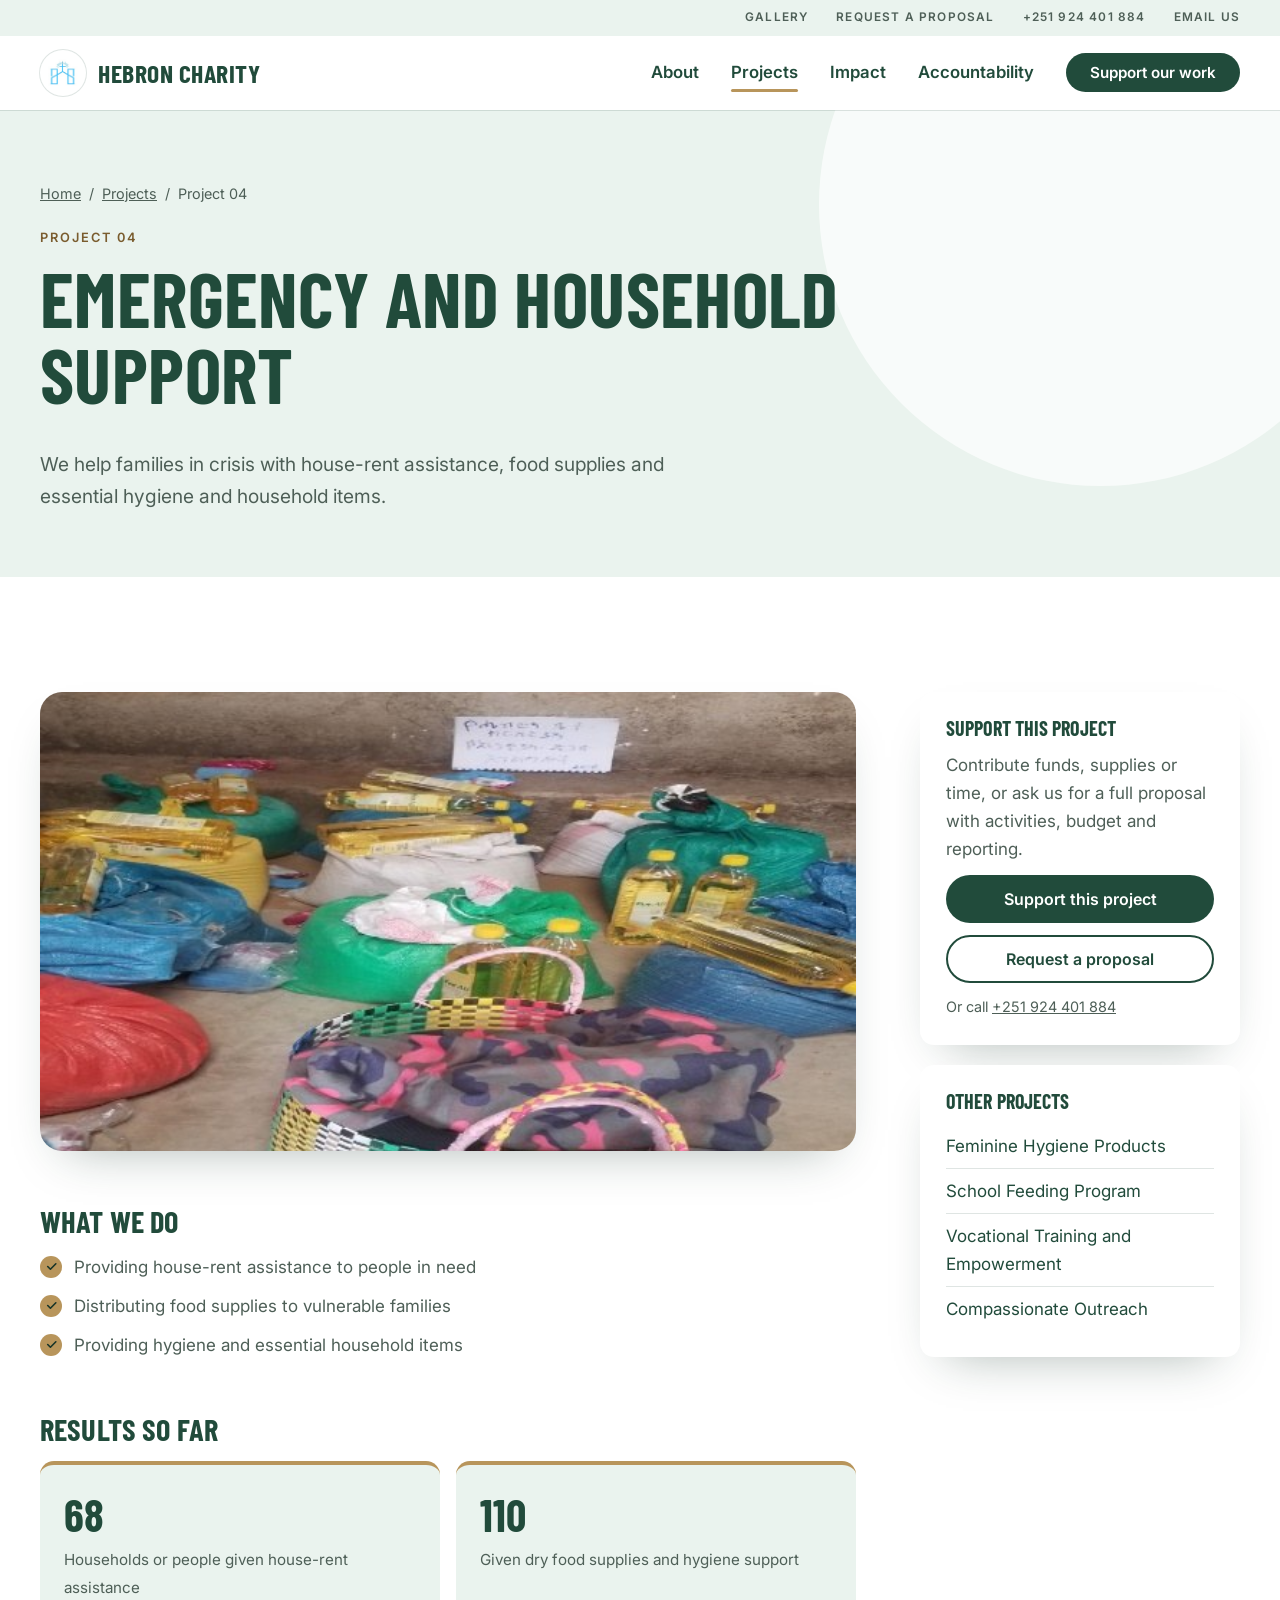
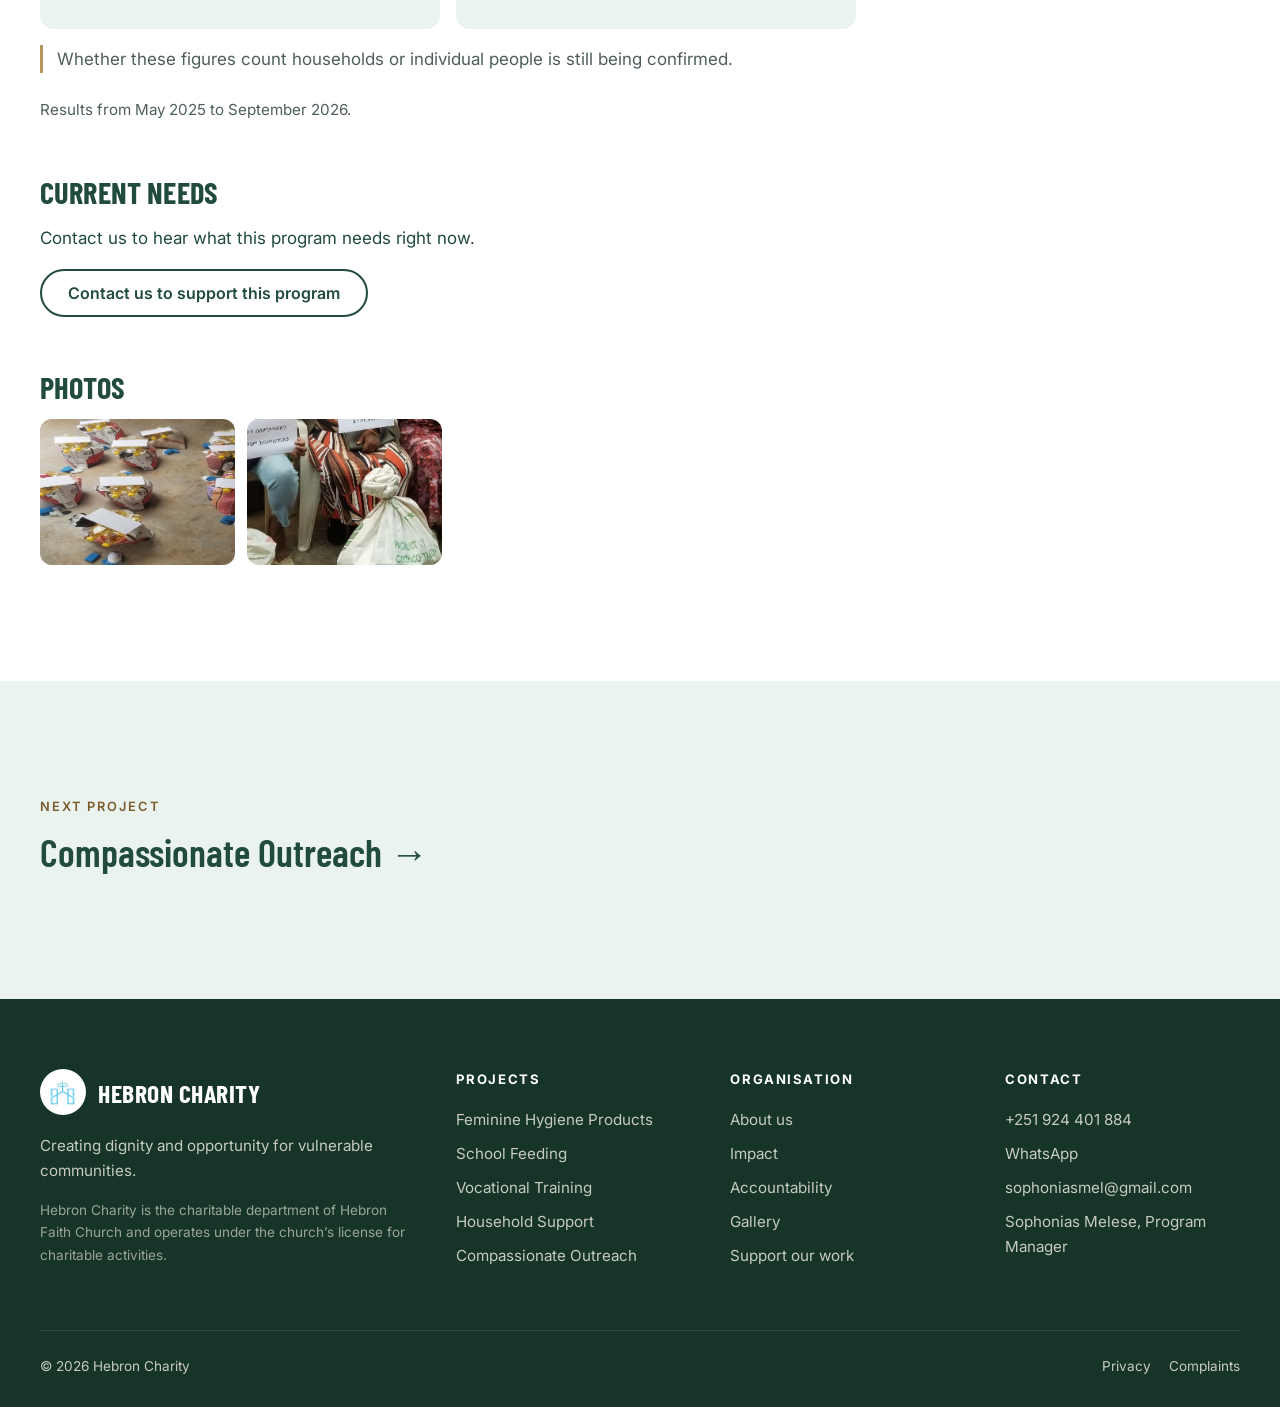
<file: projects/household-support.html>
<!doctype html>
<html lang="en">
<head>
  <meta charset="utf-8">
  <meta name="viewport" content="width=device-width, initial-scale=1">
  <title>Emergency and Household Support | Hebron Charity</title>
  <meta name="description" content="We help families in crisis with house-rent assistance, food supplies and essential hygiene and household items.">
  <link rel="canonical" href="https://www.hebcharty.com/projects/household-support">
  <meta name="theme-color" content="#214B3B">

  <meta property="og:type" content="website">
  <meta property="og:site_name" content="Hebron Charity">
  <meta property="og:title" content="Emergency and Household Support | Hebron Charity">
  <meta property="og:description" content="We help families in crisis with house-rent assistance, food supplies and essential hygiene and household items.">
  <meta property="og:url" content="https://www.hebcharty.com/projects/household-support">
  <meta property="og:image" content="https://www.hebcharty.com/images/p4-supplies.jpg">
  <meta name="twitter:card" content="summary_large_image">

  <link rel="icon" href="/images/logo.png" type="image/png">
  <link rel="preconnect" href="https://fonts.googleapis.com">
  <link rel="preconnect" href="https://fonts.gstatic.com" crossorigin>
  <link href="https://fonts.googleapis.com/css2?family=Barlow+Condensed:wght@600;700&family=Inter:wght@400;500;600;700&display=swap" rel="stylesheet">
  <link rel="stylesheet" href="/styles.css">
</head>
<body>
  <a class="skip-link" href="#main">Skip to content</a>

  <!-- ============ HEADER ============ -->
  <header class="site-header" id="top">
    <div class="utility-bar">
      <nav class="container utility-inner" aria-label="Quick links">
        <a href="/gallery">Gallery</a>
        <a href="/partner?type=proposal#inquiry">Request a proposal</a>
        <a href="tel:+251924401884">+251 924 401 884</a>
        <a href="mailto:sophoniasmel@gmail.com">Email us</a>
      </nav>
    </div>
    <div class="container nav">
      <a href="/" class="brand" aria-label="Hebron Charity home">
        <span class="brand-logo"><img src="/images/logo.png" alt="" width="30" height="28"></span>
        <span class="brand-text">Hebron Charity</span>
      </a>
      <button class="nav-toggle" aria-expanded="false" aria-controls="nav-menu" aria-label="Open menu">
        <span></span><span></span><span></span>
      </button>
      <nav id="nav-menu" class="nav-menu" aria-label="Main">
        <a href="/about">About</a>
        <a href="/#programs" aria-current="page">Projects</a>
        <a href="/impact">Impact</a>
        <a href="/accountability">Accountability</a>
        <a href="/partner" class="btn btn-accent btn-sm">Support our work</a>
      </nav>
    </div>
  </header>

  <main id="main">

    <section class="page-hero">
      <div class="container">
        <nav class="breadcrumbs" aria-label="Breadcrumb"><ol><li><a href="/">Home</a></li><li><a href="/#programs">Projects</a></li><li aria-current="page">Project 04</li></ol></nav>
        <p class="eyebrow">Project 04</p>
        <h1>Emergency and Household Support</h1>
        <p class="hero-lead">We help families in crisis with house-rent assistance, food supplies and essential hygiene and household items.</p>
      </div>
    </section>

    <section class="section">
      <div class="container article-grid">
        <article class="article">
          <img width="568" height="531" class="article-cover" src="/images/p4-supplies.jpg" alt="Food and household supplies laid out for families">

          <h2 hidden>The need</h2>
          <div class="todo" role="note" hidden><b>To be provided</b><span>The problem this project addresses in the communities you serve, ideally with a source (for example a school survey or local report).</span></div>

          <h2 hidden>Who we serve and where</h2>
          <div class="todo" role="note" hidden><b>To be provided</b><span>The target beneficiaries (age, group, selection criteria) and the schools, towns or areas where the project runs.</span></div>

          <h2>What we do</h2>
          <ul class="checklist">
            <li>Providing house-rent assistance to people in need</li>
            <li>Distributing food supplies to vulnerable families</li>
            <li>Providing hygiene and essential household items</li>
          </ul>

          <h2>Results so far</h2>
          <div class="stat-row">
            <div class="stat stat-sm"><b>68</b><span>Households or people given house-rent assistance</span></div>
            <div class="stat stat-sm"><b>110</b><span>Given dry food supplies and hygiene support</span></div>
          </div>
          <p class="flag">Whether these figures count households or individual people is still being confirmed.</p>
          <p class="note">Results from May 2025 to September 2026.</p>
          <div class="todo" role="note" hidden><b>To be provided</b><span>Whether these figures count unique people or times support was given.</span></div>

          <h2 hidden>Expected outcomes and how we measure them</h2>
          <p hidden>The figures above are <strong>outputs</strong>: what we delivered. Outcomes are the changes those outputs make in people’s lives, and they need their own evidence.</p>
          <div class="todo" role="note" hidden><b>To be provided</b><span>The outcomes this project aims for and how they will be measured (for example attendance records, follow-up surveys or employment tracking).</span></div>

          <h2 id="needs">Current needs</h2>
          <div class="todo" role="note" hidden><b>To be provided</b><span>What this program needs now, for example dry food supplies, hygiene and household items, or sponsoring rent assistance for a family. Where reliable costs are known, what a contribution supports over a set period (for example “this amount provides X for one month”), and the funding target once approved.</span></div>
          <p>Contact us to hear what this program needs right now.</p>
          <p><a class="btn btn-outline" href="/partner?project=household-support#contact">Contact us to support this program</a></p>

          <h2 hidden>Risks and how we manage them</h2>
          <div class="todo" role="note" hidden><b>To be provided</b><span>The main risks to delivery (for example supply costs, access, safeguarding) and how each is managed.</span></div>

          <h2 hidden>How we report to supporters</h2>
          <div class="todo" role="note" hidden><b>To be provided</b><span>What funders receive and how often (for example a progress report each quarter and a final report with photos and figures).</span></div>

          <h2>Photos</h2>
          <div class="photo-strip">
          <img width="509" height="527" decoding="async" src="/images/p4-packages.jpg" alt="Food packages prepared for distribution" loading="lazy">
          <img width="1263" height="368" decoding="async" src="/images/p4-support.jpg" alt="Families receiving support packages" loading="lazy">
          </div>
        </article>

        <aside class="article-aside">
          <div class="aside-card">
            <h2 class="h4">Support this project</h2>
            <p>Contribute funds, supplies or time, or ask us for a full proposal with activities, budget and reporting.</p>
            <a class="btn btn-accent" href="/partner?project=household-support#contact">Support this project</a>
            <a class="btn btn-outline" href="/partner?type=proposal&amp;project=household-support">Request a proposal</a>
            <p class="aside-small">Or call <a href="tel:+251924401884">+251 924 401 884</a></p>
          </div>
          <nav class="aside-card" aria-label="Other projects">
            <h2 class="h4">Other projects</h2>
            <ul class="plain-list">
              <li><a href="/projects/feminine-hygiene-products">Feminine Hygiene Products</a></li>
              <li><a href="/projects/school-feeding">School Feeding Program</a></li>
              <li><a href="/projects/vocational-training">Vocational Training and Empowerment</a></li>
              <li><a href="/projects/community-outreach">Compassionate Outreach</a></li>
            </ul>
          </nav>
        </aside>
      </div>
    </section>

    <section class="section section-tint next-project">
      <div class="container">
        <p class="eyebrow">Next project</p>
        <a class="next-link" href="/projects/community-outreach">Compassionate Outreach →</a>
      </div>
    </section>
  </main>

  <!-- ============ FOOTER ============ -->
  <footer class="site-footer">
    <div class="container footer-grid">
      <div>
        <a href="/" class="brand brand-light">
          <span class="brand-logo"><img src="/images/logo.png" alt="" width="30" height="28"></span>
          <span class="brand-text">Hebron Charity</span>
        </a>
        <p>Creating dignity and opportunity for vulnerable communities.</p>
        <p class="footer-legal">Hebron Charity is the charitable department of Hebron Faith Church and operates under the church’s license for charitable activities.</p>
      </div>
      <div>
        <h4>Projects</h4>
        <a href="/projects/feminine-hygiene-products">Feminine Hygiene Products</a>
        <a href="/projects/school-feeding">School Feeding</a>
        <a href="/projects/vocational-training">Vocational Training</a>
        <a href="/projects/household-support">Household Support</a>
        <a href="/projects/community-outreach">Compassionate Outreach</a>
      </div>
      <div>
        <h4>Organisation</h4>
        <a href="/about">About us</a>
        <a href="/impact">Impact</a>
        <a href="/accountability">Accountability</a>
        <a href="/gallery">Gallery</a>
        <a href="/partner">Support our work</a>
      </div>
      <div>
        <h4>Contact</h4>
        <a href="tel:+251924401884">+251 924 401 884</a>
        <a href="https://wa.me/251924401884" target="_blank" rel="noopener">WhatsApp</a>
        <a href="mailto:sophoniasmel@gmail.com">sophoniasmel@gmail.com</a>
        <span>Sophonias Melese, Program Manager</span>
      </div>
    </div>
    <div class="container footer-bottom">
      <span>© <span id="year"></span> Hebron Charity</span>
      <span class="footer-links"><a href="/privacy">Privacy</a><a href="/accountability#complaints">Complaints</a></span>
    </div>
  </footer>

  <script src="/script.js" defer></script>
</body>
</html>
</file>
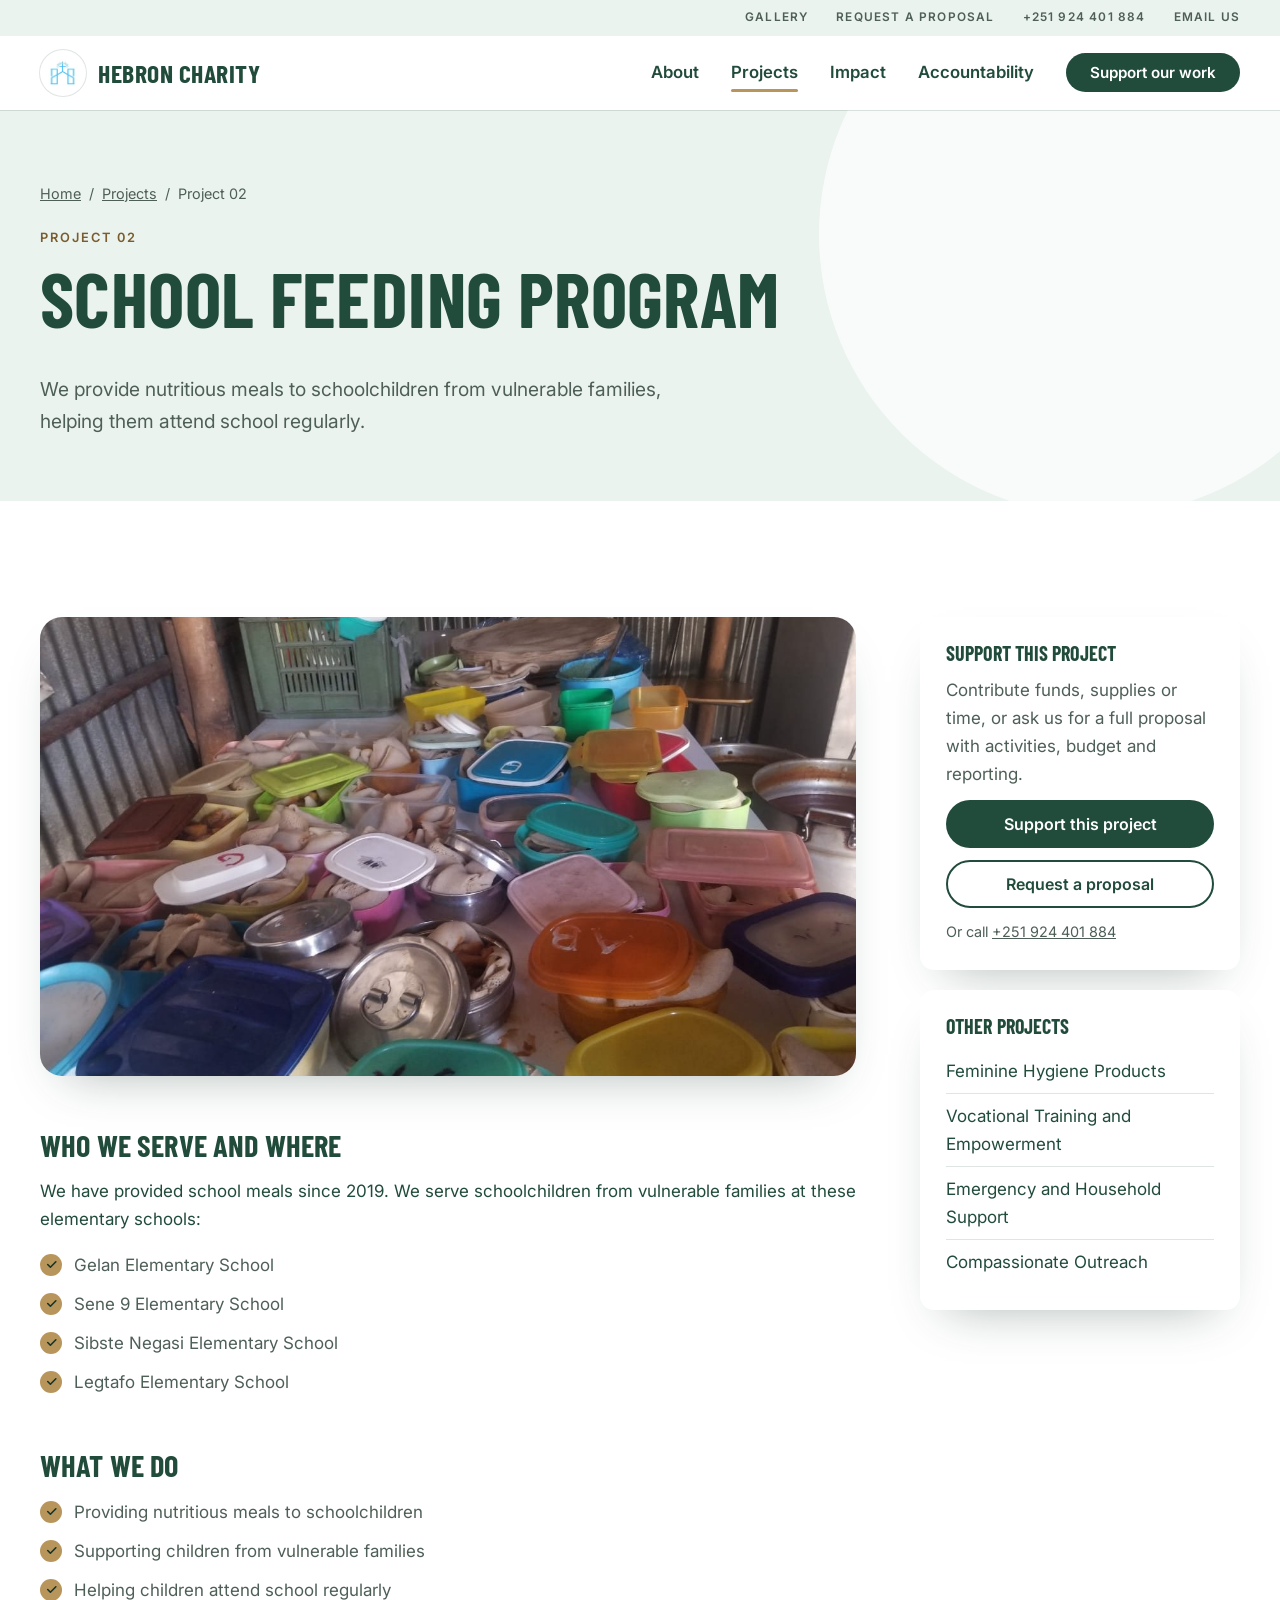
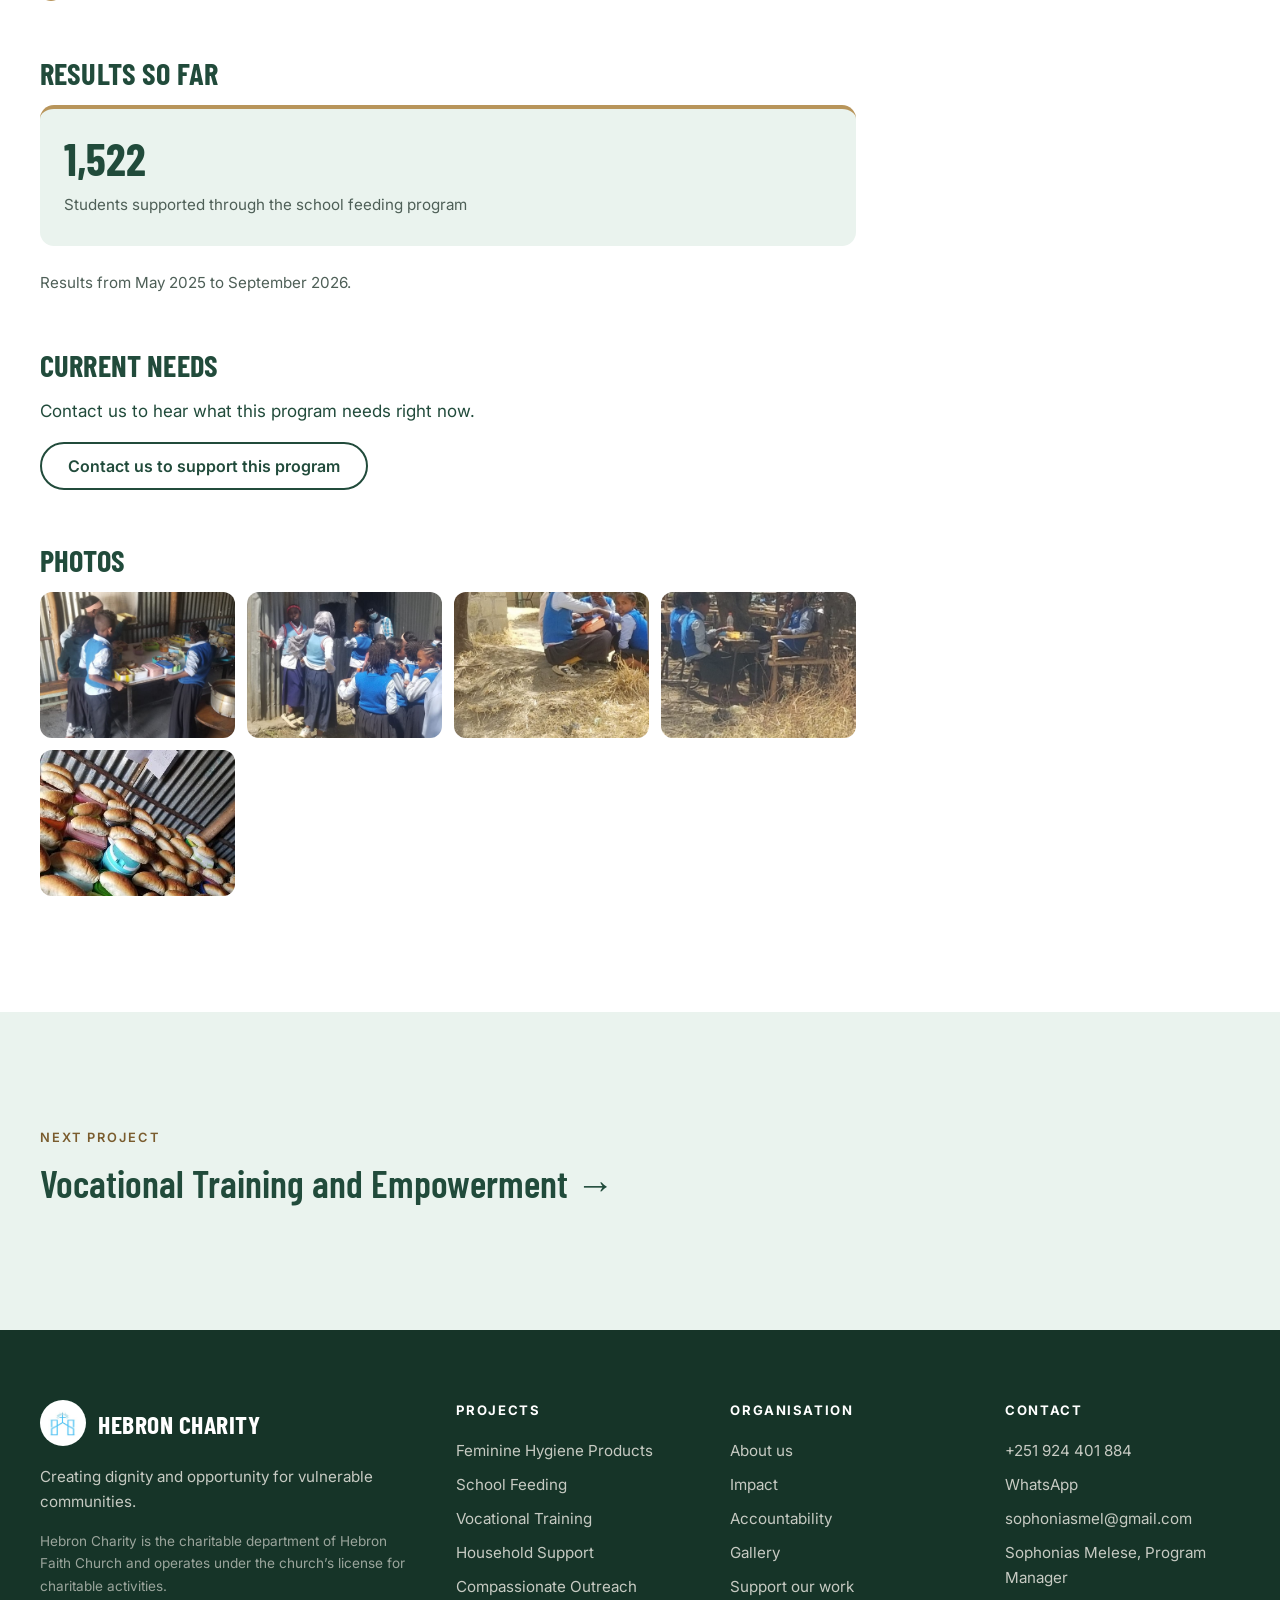
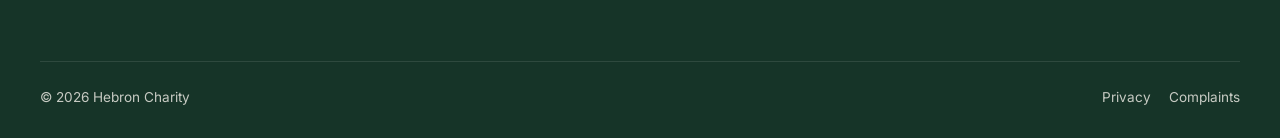
<file: projects/school-feeding.html>
<!doctype html>
<html lang="en">
<head>
  <meta charset="utf-8">
  <meta name="viewport" content="width=device-width, initial-scale=1">
  <title>School Feeding Program | Hebron Charity</title>
  <meta name="description" content="We provide nutritious meals to schoolchildren from vulnerable families, helping them attend school regularly.">
  <link rel="canonical" href="https://www.hebcharty.com/projects/school-feeding">
  <meta name="theme-color" content="#214B3B">

  <meta property="og:type" content="website">
  <meta property="og:site_name" content="Hebron Charity">
  <meta property="og:title" content="School Feeding Program | Hebron Charity">
  <meta property="og:description" content="We provide nutritious meals to schoolchildren from vulnerable families, helping them attend school regularly.">
  <meta property="og:url" content="https://www.hebcharty.com/projects/school-feeding">
  <meta property="og:image" content="https://www.hebcharty.com/images/p2-lunchboxes.jpg">
  <meta name="twitter:card" content="summary_large_image">

  <link rel="icon" href="/images/logo.png" type="image/png">
  <link rel="preconnect" href="https://fonts.googleapis.com">
  <link rel="preconnect" href="https://fonts.gstatic.com" crossorigin>
  <link href="https://fonts.googleapis.com/css2?family=Barlow+Condensed:wght@600;700&family=Inter:wght@400;500;600;700&display=swap" rel="stylesheet">
  <link rel="stylesheet" href="/styles.css">
</head>
<body>
  <a class="skip-link" href="#main">Skip to content</a>

  <!-- ============ HEADER ============ -->
  <header class="site-header" id="top">
    <div class="utility-bar">
      <nav class="container utility-inner" aria-label="Quick links">
        <a href="/gallery">Gallery</a>
        <a href="/partner?type=proposal#inquiry">Request a proposal</a>
        <a href="tel:+251924401884">+251 924 401 884</a>
        <a href="mailto:sophoniasmel@gmail.com">Email us</a>
      </nav>
    </div>
    <div class="container nav">
      <a href="/" class="brand" aria-label="Hebron Charity home">
        <span class="brand-logo"><img src="/images/logo.png" alt="" width="30" height="28"></span>
        <span class="brand-text">Hebron Charity</span>
      </a>
      <button class="nav-toggle" aria-expanded="false" aria-controls="nav-menu" aria-label="Open menu">
        <span></span><span></span><span></span>
      </button>
      <nav id="nav-menu" class="nav-menu" aria-label="Main">
        <a href="/about">About</a>
        <a href="/#programs" aria-current="page">Projects</a>
        <a href="/impact">Impact</a>
        <a href="/accountability">Accountability</a>
        <a href="/partner" class="btn btn-accent btn-sm">Support our work</a>
      </nav>
    </div>
  </header>

  <main id="main">

    <section class="page-hero">
      <div class="container">
        <nav class="breadcrumbs" aria-label="Breadcrumb"><ol><li><a href="/">Home</a></li><li><a href="/#programs">Projects</a></li><li aria-current="page">Project 02</li></ol></nav>
        <p class="eyebrow">Project 02</p>
        <h1>School Feeding Program</h1>
        <p class="hero-lead">We provide nutritious meals to schoolchildren from vulnerable families, helping them attend school regularly.</p>
      </div>
    </section>

    <section class="section">
      <div class="container article-grid">
        <article class="article">
          <img width="1280" height="960" class="article-cover" src="/images/p2-lunchboxes.jpg" alt="Lunch boxes filled with injera ready for schoolchildren">

          <h2 hidden>The need</h2>
          <div class="todo" role="note" hidden><b>To be provided</b><span>The problem this project addresses in the communities you serve, ideally with a source (for example a school survey or local report).</span></div>

          <h2>Who we serve and where</h2>
          <p>We have provided school meals since 2019. We serve schoolchildren from vulnerable families at these elementary schools:</p>
          <ul class="checklist">
            <li>Gelan Elementary School</li>
            <li>Sene 9 Elementary School</li>
            <li>Sibste Negasi Elementary School</li>
            <li>Legtafo Elementary School</li>
          </ul>
          <div class="todo" role="note" hidden><b>To be provided</b><span>How children are selected for the program (age, group, selection criteria).</span></div>

          <h2>What we do</h2>
          <ul class="checklist">
            <li>Providing nutritious meals to schoolchildren</li>
            <li>Supporting children from vulnerable families</li>
            <li>Helping children attend school regularly</li>
          </ul>

          <h2>Results so far</h2>
          <div class="stat-row">
            <div class="stat stat-sm"><b>1,522</b><span>Students supported through the school feeding program</span></div>
          </div>
          <p class="note">Results from May 2025 to September 2026.</p>
          <div class="todo" role="note" hidden><b>To be provided</b><span>Whether these figures count unique people or times support was given.</span></div>

          <h2 hidden>Expected outcomes and how we measure them</h2>
          <p hidden>The figures above are <strong>outputs</strong>: what we delivered. Outcomes are the changes those outputs make in people’s lives, and they need their own evidence.</p>
          <div class="todo" role="note" hidden><b>To be provided</b><span>The outcomes this project aims for and how they will be measured (for example attendance records, follow-up surveys or employment tracking).</span></div>

          <h2 id="needs">Current needs</h2>
          <div class="todo" role="note" hidden><b>To be provided</b><span>What this program needs now, for example food supplies, lunch boxes, or sponsoring meals for a group of students. Where reliable costs are known, what a contribution supports over a set period (for example “this amount provides X for one month”), and the funding target once approved.</span></div>
          <p>Contact us to hear what this program needs right now.</p>
          <p><a class="btn btn-outline" href="/partner?project=school-feeding#contact">Contact us to support this program</a></p>

          <h2 hidden>Risks and how we manage them</h2>
          <div class="todo" role="note" hidden><b>To be provided</b><span>The main risks to delivery (for example supply costs, access, safeguarding) and how each is managed.</span></div>

          <h2 hidden>How we report to supporters</h2>
          <div class="todo" role="note" hidden><b>To be provided</b><span>What funders receive and how often (for example a progress report each quarter and a final report with photos and figures).</span></div>

          <h2>Photos</h2>
          <div class="photo-strip">
          <img width="960" height="1280" decoding="async" src="/images/p2-serving-table.jpg" alt="Children collecting their lunch boxes from the serving table" loading="lazy">
          <img width="960" height="1280" decoding="async" src="/images/p2-queue.jpg" alt="Schoolchildren lining up for their meal" loading="lazy">
          <img width="960" height="1280" decoding="async" src="/images/p2-eating-outside.jpg" alt="Schoolgirls eating lunch together outside" loading="lazy">
          <img width="960" height="1280" decoding="async" src="/images/p2-lunch-under-tree.jpg" alt="Students eating lunch under a tree" loading="lazy">
          <img width="307" height="307" decoding="async" src="/images/p2-bread.jpg" alt="Bread rolls prepared for schoolchildren" loading="lazy">
          </div>
        </article>

        <aside class="article-aside">
          <div class="aside-card">
            <h2 class="h4">Support this project</h2>
            <p>Contribute funds, supplies or time, or ask us for a full proposal with activities, budget and reporting.</p>
            <a class="btn btn-accent" href="/partner?project=school-feeding#contact">Support this project</a>
            <a class="btn btn-outline" href="/partner?type=proposal&amp;project=school-feeding">Request a proposal</a>
            <p class="aside-small">Or call <a href="tel:+251924401884">+251 924 401 884</a></p>
          </div>
          <nav class="aside-card" aria-label="Other projects">
            <h2 class="h4">Other projects</h2>
            <ul class="plain-list">
              <li><a href="/projects/feminine-hygiene-products">Feminine Hygiene Products</a></li>
              <li><a href="/projects/vocational-training">Vocational Training and Empowerment</a></li>
              <li><a href="/projects/household-support">Emergency and Household Support</a></li>
              <li><a href="/projects/community-outreach">Compassionate Outreach</a></li>
            </ul>
          </nav>
        </aside>
      </div>
    </section>

    <section class="section section-tint next-project">
      <div class="container">
        <p class="eyebrow">Next project</p>
        <a class="next-link" href="/projects/vocational-training">Vocational Training and Empowerment →</a>
      </div>
    </section>
  </main>

  <!-- ============ FOOTER ============ -->
  <footer class="site-footer">
    <div class="container footer-grid">
      <div>
        <a href="/" class="brand brand-light">
          <span class="brand-logo"><img src="/images/logo.png" alt="" width="30" height="28"></span>
          <span class="brand-text">Hebron Charity</span>
        </a>
        <p>Creating dignity and opportunity for vulnerable communities.</p>
        <p class="footer-legal">Hebron Charity is the charitable department of Hebron Faith Church and operates under the church’s license for charitable activities.</p>
      </div>
      <div>
        <h4>Projects</h4>
        <a href="/projects/feminine-hygiene-products">Feminine Hygiene Products</a>
        <a href="/projects/school-feeding">School Feeding</a>
        <a href="/projects/vocational-training">Vocational Training</a>
        <a href="/projects/household-support">Household Support</a>
        <a href="/projects/community-outreach">Compassionate Outreach</a>
      </div>
      <div>
        <h4>Organisation</h4>
        <a href="/about">About us</a>
        <a href="/impact">Impact</a>
        <a href="/accountability">Accountability</a>
        <a href="/gallery">Gallery</a>
        <a href="/partner">Support our work</a>
      </div>
      <div>
        <h4>Contact</h4>
        <a href="tel:+251924401884">+251 924 401 884</a>
        <a href="https://wa.me/251924401884" target="_blank" rel="noopener">WhatsApp</a>
        <a href="mailto:sophoniasmel@gmail.com">sophoniasmel@gmail.com</a>
        <span>Sophonias Melese, Program Manager</span>
      </div>
    </div>
    <div class="container footer-bottom">
      <span>© <span id="year"></span> Hebron Charity</span>
      <span class="footer-links"><a href="/privacy">Privacy</a><a href="/accountability#complaints">Complaints</a></span>
    </div>
  </footer>

  <script src="/script.js" defer></script>
</body>
</html>
</file>
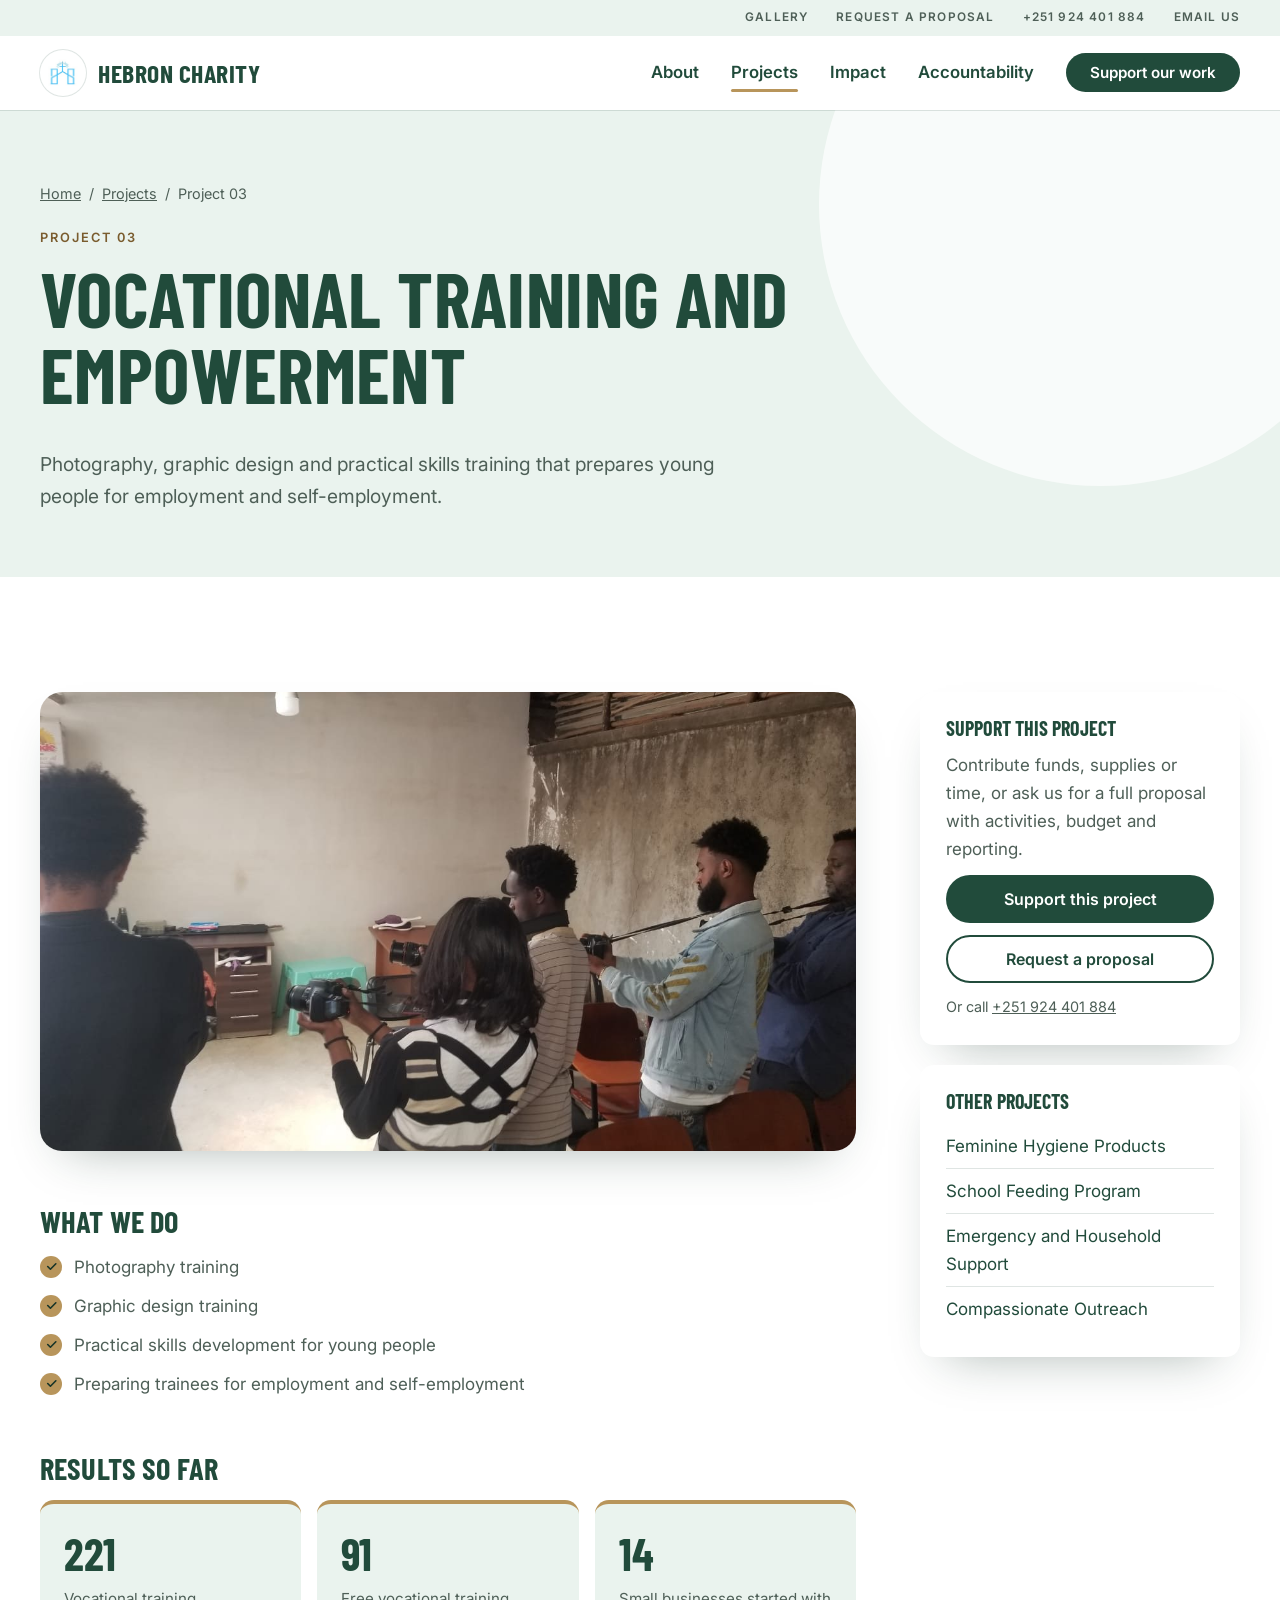
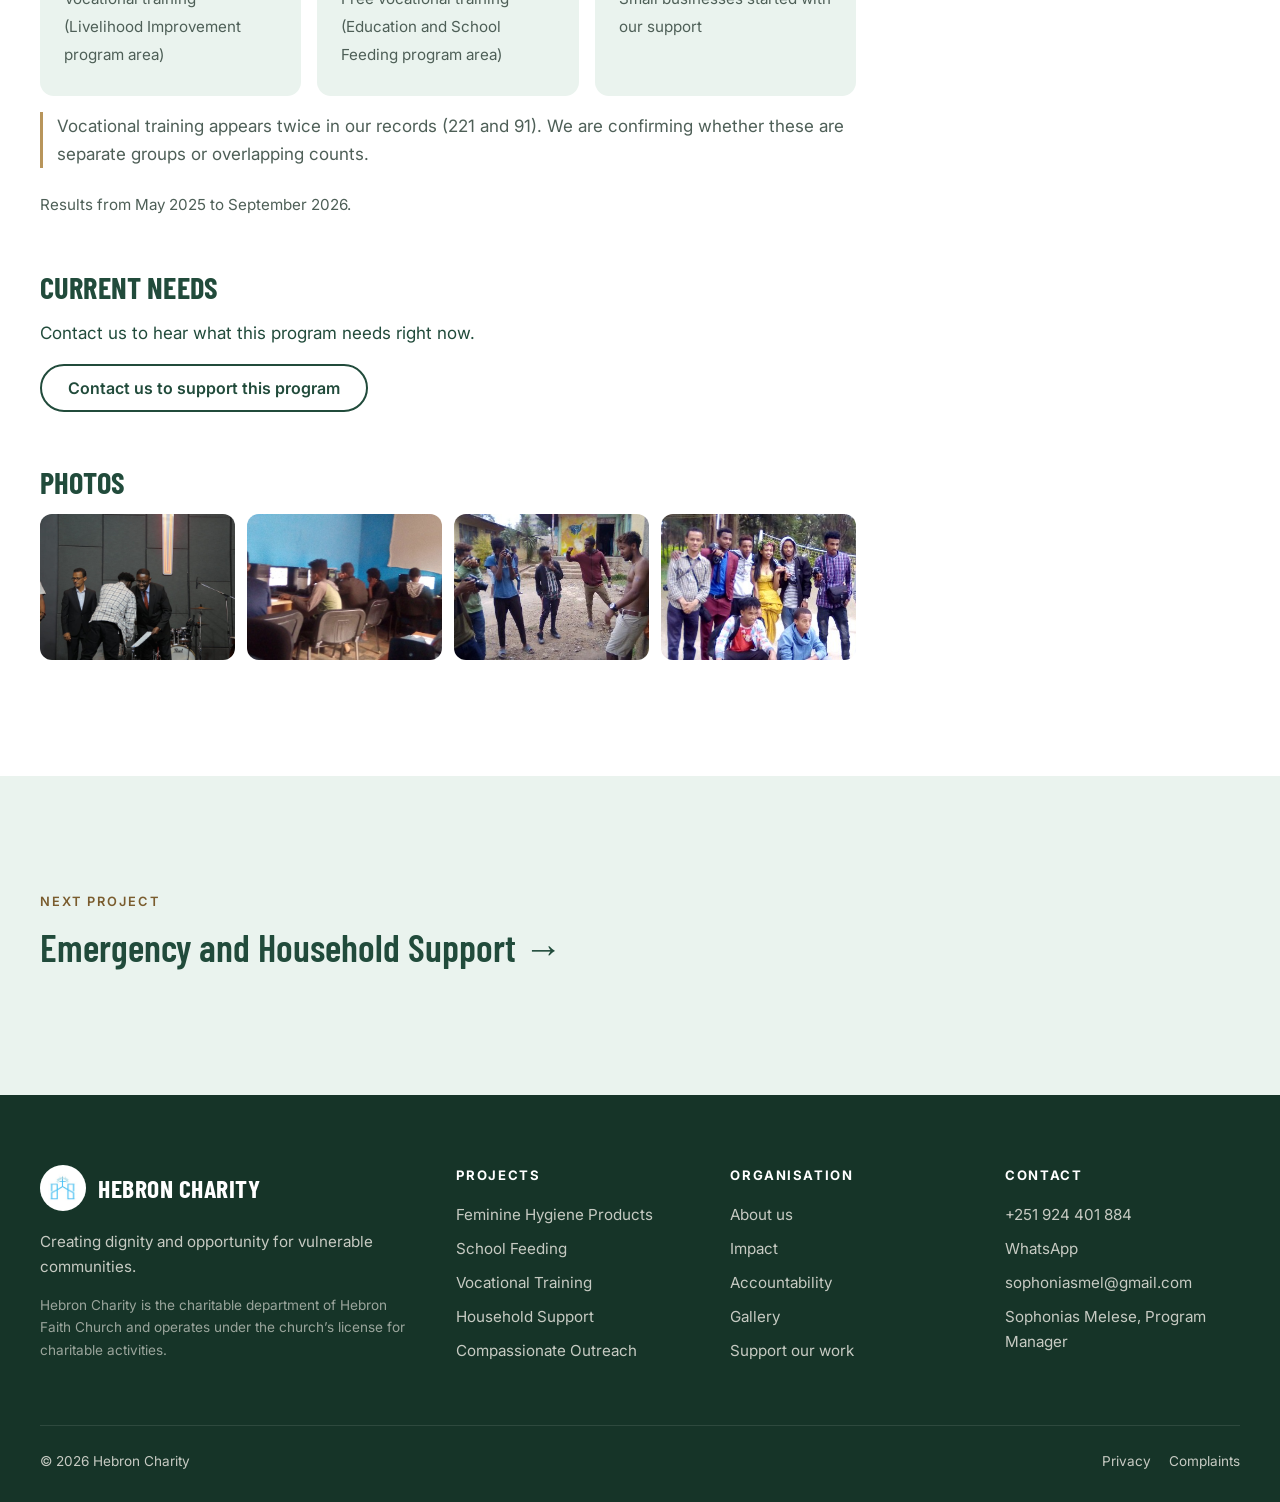
<file: projects/vocational-training.html>
<!doctype html>
<html lang="en">
<head>
  <meta charset="utf-8">
  <meta name="viewport" content="width=device-width, initial-scale=1">
  <title>Vocational Training and Empowerment | Hebron Charity</title>
  <meta name="description" content="Photography, graphic design and practical skills training that prepares young people for employment and self-employment.">
  <link rel="canonical" href="https://www.hebcharty.com/projects/vocational-training">
  <meta name="theme-color" content="#214B3B">

  <meta property="og:type" content="website">
  <meta property="og:site_name" content="Hebron Charity">
  <meta property="og:title" content="Vocational Training and Empowerment | Hebron Charity">
  <meta property="og:description" content="Photography, graphic design and practical skills training that prepares young people for employment and self-employment.">
  <meta property="og:url" content="https://www.hebcharty.com/projects/vocational-training">
  <meta property="og:image" content="https://www.hebcharty.com/images/p3-camera-class.jpg">
  <meta name="twitter:card" content="summary_large_image">

  <link rel="icon" href="/images/logo.png" type="image/png">
  <link rel="preconnect" href="https://fonts.googleapis.com">
  <link rel="preconnect" href="https://fonts.gstatic.com" crossorigin>
  <link href="https://fonts.googleapis.com/css2?family=Barlow+Condensed:wght@600;700&family=Inter:wght@400;500;600;700&display=swap" rel="stylesheet">
  <link rel="stylesheet" href="/styles.css">
</head>
<body>
  <a class="skip-link" href="#main">Skip to content</a>

  <!-- ============ HEADER ============ -->
  <header class="site-header" id="top">
    <div class="utility-bar">
      <nav class="container utility-inner" aria-label="Quick links">
        <a href="/gallery">Gallery</a>
        <a href="/partner?type=proposal#inquiry">Request a proposal</a>
        <a href="tel:+251924401884">+251 924 401 884</a>
        <a href="mailto:sophoniasmel@gmail.com">Email us</a>
      </nav>
    </div>
    <div class="container nav">
      <a href="/" class="brand" aria-label="Hebron Charity home">
        <span class="brand-logo"><img src="/images/logo.png" alt="" width="30" height="28"></span>
        <span class="brand-text">Hebron Charity</span>
      </a>
      <button class="nav-toggle" aria-expanded="false" aria-controls="nav-menu" aria-label="Open menu">
        <span></span><span></span><span></span>
      </button>
      <nav id="nav-menu" class="nav-menu" aria-label="Main">
        <a href="/about">About</a>
        <a href="/#programs" aria-current="page">Projects</a>
        <a href="/impact">Impact</a>
        <a href="/accountability">Accountability</a>
        <a href="/partner" class="btn btn-accent btn-sm">Support our work</a>
      </nav>
    </div>
  </header>

  <main id="main">

    <section class="page-hero">
      <div class="container">
        <nav class="breadcrumbs" aria-label="Breadcrumb"><ol><li><a href="/">Home</a></li><li><a href="/#programs">Projects</a></li><li aria-current="page">Project 03</li></ol></nav>
        <p class="eyebrow">Project 03</p>
        <h1>Vocational Training and Empowerment</h1>
        <p class="hero-lead">Photography, graphic design and practical skills training that prepares young people for employment and self-employment.</p>
      </div>
    </section>

    <section class="section">
      <div class="container article-grid">
        <article class="article">
          <img width="1280" height="960" class="article-cover" src="/images/p3-camera-class.jpg" alt="Trainees practising with cameras in a photography class">

          <h2 hidden>The need</h2>
          <div class="todo" role="note" hidden><b>To be provided</b><span>The problem this project addresses in the communities you serve, ideally with a source (for example a school survey or local report).</span></div>

          <h2 hidden>Who we serve and where</h2>
          <div class="todo" role="note" hidden><b>To be provided</b><span>The target beneficiaries (age, group, selection criteria) and the schools, towns or areas where the project runs.</span></div>

          <h2>What we do</h2>
          <ul class="checklist">
            <li>Photography training</li>
            <li>Graphic design training</li>
            <li>Practical skills development for young people</li>
            <li>Preparing trainees for employment and self-employment</li>
          </ul>

          <h2>Results so far</h2>
          <div class="stat-row">
            <div class="stat stat-sm"><b>221</b><span>Vocational training (Livelihood Improvement program area)</span></div>
            <div class="stat stat-sm"><b>91</b><span>Free vocational training (Education and School Feeding program area)</span></div>
            <div class="stat stat-sm"><b>14</b><span>Small businesses started with our support</span></div>
          </div>
          <p class="flag">Vocational training appears twice in our records (221 and 91). We are confirming whether these are separate groups or overlapping counts.</p>
          <p class="note">Results from May 2025 to September 2026.</p>
          <div class="todo" role="note" hidden><b>To be provided</b><span>Whether these figures count unique people or times support was given.</span></div>

          <h2 hidden>Expected outcomes and how we measure them</h2>
          <p hidden>The figures above are <strong>outputs</strong>: what we delivered. Outcomes are the changes those outputs make in people’s lives, and they need their own evidence.</p>
          <div class="todo" role="note" hidden><b>To be provided</b><span>The outcomes this project aims for and how they will be measured (for example attendance records, follow-up surveys or employment tracking).</span></div>

          <h2 id="needs">Current needs</h2>
          <div class="todo" role="note" hidden><b>To be provided</b><span>What this program needs now, for example training equipment such as cameras or computers, volunteer trainers, or sponsoring a training group. Where reliable costs are known, what a contribution supports over a set period (for example “this amount provides X for one month”), and the funding target once approved.</span></div>
          <p>Contact us to hear what this program needs right now.</p>
          <p><a class="btn btn-outline" href="/partner?project=vocational-training#contact">Contact us to support this program</a></p>

          <h2 hidden>Risks and how we manage them</h2>
          <div class="todo" role="note" hidden><b>To be provided</b><span>The main risks to delivery (for example supply costs, access, safeguarding) and how each is managed.</span></div>

          <h2 hidden>How we report to supporters</h2>
          <div class="todo" role="note" hidden><b>To be provided</b><span>What funders receive and how often (for example a progress report each quarter and a final report with photos and figures).</span></div>

          <h2>Photos</h2>
          <div class="photo-strip">
          <img width="1280" height="853" decoding="async" src="/images/p3-certificate.jpg" alt="A trainee receiving a certificate at the graduation ceremony" loading="lazy">
          <img width="706" height="397" decoding="async" src="/images/p3-computers.jpg" alt="Young people learning graphic design on computers" loading="lazy">
          <img width="471" height="269" decoding="async" src="/images/p3-photography.jpg" alt="Trainees practising photography outdoors" loading="lazy">
          <img width="486" height="274" decoding="async" src="/images/p3-graduates.jpg" alt="A group of vocational training participants" loading="lazy">
          </div>
        </article>

        <aside class="article-aside">
          <div class="aside-card">
            <h2 class="h4">Support this project</h2>
            <p>Contribute funds, supplies or time, or ask us for a full proposal with activities, budget and reporting.</p>
            <a class="btn btn-accent" href="/partner?project=vocational-training#contact">Support this project</a>
            <a class="btn btn-outline" href="/partner?type=proposal&amp;project=vocational-training">Request a proposal</a>
            <p class="aside-small">Or call <a href="tel:+251924401884">+251 924 401 884</a></p>
          </div>
          <nav class="aside-card" aria-label="Other projects">
            <h2 class="h4">Other projects</h2>
            <ul class="plain-list">
              <li><a href="/projects/feminine-hygiene-products">Feminine Hygiene Products</a></li>
              <li><a href="/projects/school-feeding">School Feeding Program</a></li>
              <li><a href="/projects/household-support">Emergency and Household Support</a></li>
              <li><a href="/projects/community-outreach">Compassionate Outreach</a></li>
            </ul>
          </nav>
        </aside>
      </div>
    </section>

    <section class="section section-tint next-project">
      <div class="container">
        <p class="eyebrow">Next project</p>
        <a class="next-link" href="/projects/household-support">Emergency and Household Support →</a>
      </div>
    </section>
  </main>

  <!-- ============ FOOTER ============ -->
  <footer class="site-footer">
    <div class="container footer-grid">
      <div>
        <a href="/" class="brand brand-light">
          <span class="brand-logo"><img src="/images/logo.png" alt="" width="30" height="28"></span>
          <span class="brand-text">Hebron Charity</span>
        </a>
        <p>Creating dignity and opportunity for vulnerable communities.</p>
        <p class="footer-legal">Hebron Charity is the charitable department of Hebron Faith Church and operates under the church’s license for charitable activities.</p>
      </div>
      <div>
        <h4>Projects</h4>
        <a href="/projects/feminine-hygiene-products">Feminine Hygiene Products</a>
        <a href="/projects/school-feeding">School Feeding</a>
        <a href="/projects/vocational-training">Vocational Training</a>
        <a href="/projects/household-support">Household Support</a>
        <a href="/projects/community-outreach">Compassionate Outreach</a>
      </div>
      <div>
        <h4>Organisation</h4>
        <a href="/about">About us</a>
        <a href="/impact">Impact</a>
        <a href="/accountability">Accountability</a>
        <a href="/gallery">Gallery</a>
        <a href="/partner">Support our work</a>
      </div>
      <div>
        <h4>Contact</h4>
        <a href="tel:+251924401884">+251 924 401 884</a>
        <a href="https://wa.me/251924401884" target="_blank" rel="noopener">WhatsApp</a>
        <a href="mailto:sophoniasmel@gmail.com">sophoniasmel@gmail.com</a>
        <span>Sophonias Melese, Program Manager</span>
      </div>
    </div>
    <div class="container footer-bottom">
      <span>© <span id="year"></span> Hebron Charity</span>
      <span class="footer-links"><a href="/privacy">Privacy</a><a href="/accountability#complaints">Complaints</a></span>
    </div>
  </footer>

  <script src="/script.js" defer></script>
</body>
</html>
</file>
<file: styles.css>
/* =========================================================
   Hebron Charity — styles
   Edit the tokens below to rebrand the whole site.
   ========================================================= */
:root {
  --ink: #214B3B;          /* forest green — headings, text & dark sections */
  --ink-deep: #163428;
  --ink-soft: #4E5F57;
  --cream: #FFFFFF;        /* page background */
  --tint: #EAF3EE;         /* pale green — alternate sections and curved shapes */
  --accent: #B8955B;       /* muted gold — buttons & fine details, use sparingly */
  --accent-dark: #7A5C2E;  /* gold for text on light backgrounds (5.7:1) */
  --accent-light: #D9BE8C; /* gold for text on dark green (5.5:1) */
  --white: #ffffff;
  --line: rgba(33, 75, 59, .14);

  --font-display: "Barlow Condensed", "Arial Narrow", sans-serif;
  --font-body: "Inter", system-ui, -apple-system, Segoe UI, Roboto, sans-serif;

  --radius: 14px;
  --radius-lg: 22px;
  --shadow: 0 22px 48px -26px rgba(22, 52, 40, .38);
  --container: 1200px;
}

*, *::before, *::after { box-sizing: border-box; }
html { scroll-behavior: smooth; scroll-padding-top: 130px; }
body {
  margin: 0;
  font-family: var(--font-body);
  font-size: 17px;
  line-height: 1.65;
  color: var(--ink);
  background: var(--cream);
  -webkit-font-smoothing: antialiased;
}
[hidden] { display: none !important; }
img { display: block; max-width: 100%; height: auto; }
a { color: inherit; }
h1, h2, h3 { font-family: var(--font-display); font-weight: 600; line-height: 1.05; margin: 0 0 .5em; }
h1, h2 { font-weight: 700; text-transform: uppercase; letter-spacing: .005em; }
h1 { font-size: clamp(2.8rem, 6vw, 5rem); line-height: .98; }
h2 { font-size: clamp(2.2rem, 4.4vw, 3.4rem); }
h3 { font-size: clamp(1.6rem, 2.6vw, 2.2rem); }
p { margin: 0 0 1em; }

.container { width: min(100% - 32px, var(--container)); margin-inline: auto; }
.section { padding: clamp(72px, 9vw, 120px) 0; }
.section-tint { background: var(--tint); }
.section-head { max-width: 720px; margin-bottom: 56px; }
.section-head p:not(.eyebrow) { color: var(--ink-soft); font-size: 1.08rem; }
.eyebrow {
  font-size: .8rem; font-weight: 600; letter-spacing: .16em; text-transform: uppercase;
  color: var(--accent-dark); margin-bottom: 12px;
}

.skip-link { position: absolute; left: -999px; top: 8px; background: var(--ink); color: #fff; padding: 8px 14px; border-radius: 8px; z-index: 100; }
.skip-link:focus { left: 8px; }
:focus-visible { outline: 3px solid var(--accent-dark); outline-offset: 3px; border-radius: 6px; box-shadow: 0 0 0 6px rgba(248, 245, 238, .85); }

/* ---------- Buttons ---------- */
.btn {
  display: inline-flex; align-items: center; justify-content: center; gap: 8px;
  font: 600 1rem/1 var(--font-body); text-decoration: none; cursor: pointer;
  padding: 14px 26px; border-radius: 999px; border: 2px solid transparent;
  transition: transform .2s ease, background .2s ease, box-shadow .2s ease;
}
.btn:hover { transform: translateY(-2px); }
.btn-accent { background: var(--ink); color: #fff; }
.btn-accent:hover { background: var(--ink-deep); }
.section-dark .btn-accent, .contact .btn-accent { background: var(--accent); color: var(--ink-deep); }
.section-dark .btn-accent:hover, .contact .btn-accent:hover { background: #C9A970; }
.btn-ghost { border-color: rgba(255,255,255,.6); color: #fff; background: rgba(255,255,255,.06); }
.btn-ghost:hover { background: rgba(255,255,255,.16); }
.btn-sm { padding: 10px 22px; font-size: .95rem; }
.btn-lg { padding: 17px 32px; font-size: 1.05rem; }

/* ---------- Header ---------- */
.site-header { position: sticky; top: 0; z-index: 50; background: var(--white); box-shadow: 0 1px 0 var(--line); transition: box-shadow .3s; }
.site-header.scrolled { box-shadow: 0 10px 28px -18px rgba(22, 52, 40, .45); }
.utility-bar { background: var(--tint); }
.utility-inner { display: flex; justify-content: flex-end; gap: 28px; padding: 8px 0; font-size: .74rem; font-weight: 600; letter-spacing: .1em; text-transform: uppercase; }
.utility-inner a { color: var(--ink-soft); text-decoration: none; }
.utility-inner a:hover { color: var(--ink); text-decoration: underline; }
.nav { display: flex; align-items: center; justify-content: space-between; padding: 14px 0; }
.brand { display: flex; align-items: center; gap: 12px; text-decoration: none; color: var(--ink); }
.brand-logo { width: 46px; height: 46px; border-radius: 50%; background: #fff; display: grid; place-items: center; flex-shrink: 0; box-shadow: 0 0 0 1px var(--line); }
.brand-text { font-family: var(--font-display); font-weight: 700; font-size: 1.6rem; line-height: 1; text-transform: uppercase; letter-spacing: .02em; }
.brand-light { color: var(--cream); }
.nav-menu { display: flex; align-items: center; gap: 32px; }
.nav-menu a:not(.btn) { color: var(--ink); text-decoration: none; font-weight: 600; font-size: 1.05rem; position: relative; }
.nav-menu a:not(.btn)::after { content: ""; position: absolute; left: 0; bottom: -6px; width: 0; height: 3px; border-radius: 2px; background: var(--accent); transition: width .25s; }
.nav-menu a:not(.btn):hover::after { width: 100%; }
.nav-toggle { display: none; background: none; border: 0; width: 44px; height: 44px; cursor: pointer; padding: 10px; }
.nav-toggle span { display: block; height: 2px; background: var(--ink); margin: 6px 0; border-radius: 2px; transition: transform .3s, opacity .3s; }

/* ---------- Hero ---------- */
.hero { position: relative; overflow: hidden; background: var(--white); }
.hero::before { content: ""; position: absolute; left: -12%; bottom: -34%; width: 78%; aspect-ratio: 1; border-radius: 50%; background: var(--tint); }
.hero-media { position: absolute; left: 0; top: 0; bottom: 7%; width: 52%; }
.hero-media img { width: 100%; height: 100%; object-fit: cover; object-position: 50% 20%; border-radius: 0 0 100% 0 / 0 0 100% 0; }
.hero-grid { position: relative; display: grid; grid-template-columns: 1fr 1fr; min-height: 640px; align-items: center; }
.hero-text { grid-column: 2; padding: 72px 0 72px clamp(24px, 4vw, 56px); }
.hero h1 em { font-style: normal; color: var(--accent-dark); }
.hero-lead { margin: 22px 0 0; font-size: clamp(1.05rem, 1.5vw, 1.2rem); color: var(--ink-soft); max-width: 520px; }
.hero-actions { display: flex; flex-wrap: wrap; gap: 14px; margin-top: 36px; }

/* ---------- At a glance ---------- */
.glance { background: var(--white); border-bottom: 1px solid var(--line); }
.glance-grid { display: grid; grid-template-columns: repeat(5, 1fr); }
.glance a { display: flex; flex-direction: column; gap: 6px; padding: 26px 20px; text-decoration: none; border-left: 1px solid var(--line); transition: background .2s; }
.glance a:last-child { border-right: 1px solid var(--line); }
.glance a:hover { background: var(--tint); }
.glance b { font-family: var(--font-display); font-size: 2rem; color: var(--accent-dark); line-height: 1; }
.glance span { font-weight: 600; font-size: .95rem; line-height: 1.3; }

/* ---------- Projects ---------- */
.checklist { list-style: none; padding: 0; margin: 0; }
.checklist li { padding-left: 34px; position: relative; margin-bottom: 11px; color: var(--ink-soft); }
.checklist li::before {
  content: ""; position: absolute; left: 0; top: 3px; width: 22px; height: 22px; border-radius: 50%;
  background: var(--accent) url("data:image/svg+xml,%3Csvg xmlns='http://www.w3.org/2000/svg' viewBox='0 0 24 24' fill='none' stroke='%23163428' stroke-width='3' stroke-linecap='round' stroke-linejoin='round'%3E%3Cpath d='M5 12l5 5L20 7'/%3E%3C/svg%3E") center/13px no-repeat;
}

/* ---------- Gallery ---------- */
.gallery { display: grid; grid-template-columns: repeat(4, 1fr); gap: 14px; }
.gallery figure { position: relative; margin: 0; border-radius: var(--radius); overflow: hidden; aspect-ratio: 1; cursor: zoom-in; }
.gallery figure.hidden { display: none; }
.gallery img { width: 100%; height: 100%; object-fit: cover; transition: transform .7s ease; }
.gallery figure:hover img { transform: scale(1.07); }
.gallery figcaption { position: absolute; left: 10px; bottom: 10px; background: rgba(22, 52, 40, .82); color: #fff; font-size: .72rem; font-weight: 600; letter-spacing: .04em; padding: 5px 10px; border-radius: 999px; pointer-events: none; }
.gallery-filters { display: flex; flex-wrap: wrap; gap: 8px; margin-bottom: 28px; }
.gallery-filters button { border: 1.5px solid var(--line); background: var(--white); color: var(--ink); font: 600 .9rem var(--font-body); padding: 9px 18px; border-radius: 999px; cursor: pointer; transition: background .2s, border-color .2s, color .2s; }
.gallery-filters button:hover { border-color: var(--accent); }
.gallery-filters button.active { background: var(--ink); border-color: var(--ink); color: #fff; }

/* ---------- Lightbox ---------- */
.lightbox { position: fixed; inset: 0; z-index: 95; background: rgba(12, 30, 22, .93); display: grid; place-items: center; padding: 24px; opacity: 0; pointer-events: none; transition: opacity .25s; }
.lightbox.open { opacity: 1; pointer-events: auto; }
.lightbox img { max-width: min(92vw, 900px); max-height: 82vh; width: auto; border-radius: 12px; box-shadow: 0 30px 80px rgba(0,0,0,.5); }
.lightbox button { position: absolute; top: 18px; right: 18px; width: 46px; height: 46px; border-radius: 50%; border: 0; background: rgba(255,255,255,.12); color: #fff; font-size: 1.6rem; cursor: pointer; }

/* ---------- Impact ---------- */
.impact-highlights { display: grid; grid-template-columns: repeat(4, 1fr); gap: 20px; margin-bottom: 40px; }
.stat { background: var(--tint); color: var(--ink); border-radius: var(--radius); padding: 28px 24px; border-top: 4px solid var(--accent); }
.stat b { display: block; font-family: var(--font-display); font-weight: 700; font-size: clamp(3rem, 5vw, 4.2rem); line-height: .95; color: var(--ink); margin-bottom: 10px; }
.stat span { font-size: .95rem; line-height: 1.4; color: var(--ink-soft); }
.period { font-weight: 600; margin: 0 0 12px; }
.area-intro { margin: 72px 0 24px; }
.area-intro p.draft-label { font-size: .78rem; color: var(--accent-dark); }
.area-map { margin-bottom: 40px; }
.area-map .method-table { min-width: 640px; }
.area-map .method-table td:nth-child(2) { font-family: var(--font-body); font-weight: 400; }
.area-map + .todo { margin: 16px 0 48px; }
.impact-grid { display: grid; grid-template-columns: repeat(2, 1fr); gap: 24px; }
.impact-card { background: var(--white); border-radius: var(--radius-lg); padding: 30px 32px; box-shadow: var(--shadow); }
.impact-card-head { border-bottom: 1px solid var(--line); padding-bottom: 18px; margin-bottom: 8px; }
.impact-card-head .eyebrow { margin-bottom: 6px; }
.impact-card h3 { margin: 0 0 6px; }
.impact-total { margin: 0; color: var(--ink-soft); }
.impact-total b { color: var(--accent-dark); font-size: 1.1rem; }
.impact-list { list-style: none; margin: 0; padding: 0; }
.impact-list li { display: flex; justify-content: space-between; align-items: baseline; gap: 16px; padding: 12px 0; border-bottom: 1px solid var(--line); }
.impact-list li:last-child { border-bottom: 0; }
.impact-list span { color: var(--ink-soft); }
.impact-list b { font-family: var(--font-display); font-size: 1.25rem; color: var(--ink); font-variant-numeric: tabular-nums; }

/* ---------- Contact ---------- */
.contact { background: var(--ink); color: #fff; position: relative; overflow: hidden; }
.contact::before { content: ""; position: absolute; right: -10%; top: -60%; width: 46%; aspect-ratio: 1; border-radius: 50%; background: rgba(255, 255, 255, .05); }
.contact-inner { position: relative; display: flex; flex-wrap: wrap; align-items: center; justify-content: space-between; gap: 30px; }
.contact-inner h2 { margin-bottom: .25em; max-width: 620px; }
.contact-inner p { color: rgba(255, 255, 255, .85); margin: 0; }
.contact-actions { display: flex; flex-wrap: wrap; gap: 12px; }

/* ---------- Where your support goes ---------- */
.callout { display: grid; grid-template-columns: 1.1fr 1fr; gap: clamp(28px, 4vw, 56px); align-items: center; margin-top: 56px; padding: clamp(28px, 4vw, 48px); background: var(--tint); border-radius: var(--radius-lg); border-left: 6px solid var(--accent); }
.callout h2 { font-size: clamp(1.9rem, 3.4vw, 2.6rem); }
.callout-head p:last-child { margin: 0; color: var(--ink-soft); }
.callout-points { list-style: none; margin: 0; padding: 0; display: grid; gap: 14px; }
.callout-points li { background: var(--white); border-radius: var(--radius); padding: 16px 20px; }
.callout-points b { display: block; font-family: var(--font-display); font-size: 1.35rem; text-transform: uppercase; }
.callout-points span { color: var(--ink-soft); font-size: .95rem; }
.section-flush { padding-top: 0; }
.section-flush .callout { margin-top: 0; }
@media (max-width: 860px) { .callout { grid-template-columns: 1fr; } }

/* ---------- Footer ---------- */
.site-footer { background: var(--ink-deep); color: rgba(248,245,238,.78); padding: 70px 0 30px; font-size: .95rem; }
.footer-grid { display: grid; grid-template-columns: 1.6fr 1fr 1fr 1fr; gap: 40px; }
.footer-grid h4 { color: #fff; font-size: .82rem; letter-spacing: .12em; text-transform: uppercase; margin: 0 0 16px; }
.footer-grid a:not(.brand), .footer-grid span:not(.brand-logo):not(.brand-text) { display: block; text-decoration: none; margin-bottom: 9px; }
.footer-grid a:not(.brand):hover { color: var(--accent-light); }
.footer-grid .brand { margin-bottom: 18px; }
.footer-legal { font-size: .85rem; opacity: .75; max-width: 380px; }
.footer-links a { margin-left: 18px; text-decoration: none; }
.footer-links a:hover { color: var(--accent-light); }
.footer-bottom { display: flex; justify-content: space-between; flex-wrap: wrap; gap: 10px; border-top: 1px solid rgba(255,255,255,.1); margin-top: 50px; padding-top: 24px; font-size: .85rem; }

/* ---------- Shared bits ---------- */
.sr-only { position: absolute; width: 1px; height: 1px; padding: 0; margin: -1px; overflow: hidden; clip: rect(0 0 0 0); white-space: nowrap; border: 0; }
.lead { font-size: 1.2rem; }
.note { color: var(--ink-soft); font-size: .95rem; margin-top: 24px; }
.narrow { max-width: 760px; }
.text-link { color: var(--accent-dark); font-weight: 600; text-decoration: none; }
.text-link:hover { text-decoration: underline; }
.btn-outline { border-color: var(--ink); color: var(--ink); background: transparent; }
.btn-outline:hover { background: var(--tint); }
.nav-menu a[aria-current="page"]:not(.btn)::after { width: 100%; }
.section-dark { background: var(--ink-deep); color: #fff; }
.section-dark .eyebrow { color: var(--accent-light); }
.two-col { display: grid; grid-template-columns: 1fr 1fr; gap: clamp(36px, 6vw, 80px); }
.plain-list { list-style: none; margin: 0; padding: 0; }
.plain-list li { padding: 8px 0; border-bottom: 1px solid var(--line); }
.plain-list li:last-child { border-bottom: 0; }
.plain-list a { text-decoration: none; }
.plain-list a:hover { color: var(--accent-dark); }
.link-list { margin-bottom: 24px; }

/* Content the organisation still needs to supply */
.todo { border: 1.5px dashed var(--accent-dark); background: rgba(184, 149, 91, .09); border-radius: 12px; padding: 12px 16px; margin: 0 0 1em; font-size: .95rem; }
.todo b { display: block; font-size: .72rem; letter-spacing: .12em; text-transform: uppercase; color: var(--accent-dark); margin-bottom: 2px; }
.tbc, .draft-label { display: inline-block; font-size: .78rem; font-weight: 600; color: var(--accent-dark); background: rgba(184, 149, 91, .16); padding: 2px 10px; border-radius: 999px; }
.draft-label { margin-bottom: 8px; }
.intro-grid .facts { margin-bottom: 8px; }
.intro-grid .facts div { grid-template-columns: 160px 1fr; }

/* ---------- Page hero (inner pages) ---------- */
.page-hero { position: relative; overflow: hidden; background: var(--tint); padding: 72px 0 64px; }
.page-hero::after { content: ""; position: absolute; right: -8%; top: -40%; width: 44%; aspect-ratio: 1; border-radius: 50%; background: var(--white); opacity: .7; }
.page-hero .container { position: relative; z-index: 1; }
.page-hero h1 { max-width: 820px; }
.page-hero .hero-lead { max-width: 680px; margin-top: 0; color: var(--ink-soft); }
.breadcrumbs ol { list-style: none; display: flex; flex-wrap: wrap; gap: 8px; padding: 0; margin: 0 0 22px; font-size: .9rem; color: var(--ink-soft); }
.breadcrumbs li + li::before { content: "/"; margin-right: 8px; }

/* ---------- Home ---------- */
.intro-grid { display: grid; grid-template-columns: 1fr 1.4fr; gap: clamp(36px, 6vw, 80px); }
.program-grid { display: grid; grid-template-columns: repeat(6, 1fr); gap: 24px; }
.program-card { grid-column: span 2; }
.program-card:nth-child(n+4) { grid-column: span 3; }
.program-card:nth-child(n+4) .program-media img { aspect-ratio: 16/9; }
.program-card { background: var(--white); border-radius: var(--radius-lg); overflow: hidden; box-shadow: var(--shadow); display: flex; flex-direction: column; }
.program-media img { width: 100%; aspect-ratio: 4/3; object-fit: cover; transition: transform .6s ease; }
.program-media { overflow: hidden; }
.program-card:hover .program-media img { transform: scale(1.05); }
.program-body { padding: 24px 28px 28px; display: flex; flex-direction: column; flex: 1; }
.program-body p { color: var(--ink-soft); flex: 1; }
.program-num { font-family: var(--font-display); font-weight: 700; color: var(--accent-dark); font-size: 1.3rem; }
.program-card h3 { font-size: 1.75rem; margin: 6px 0 10px; }
.program-card h3 a { text-decoration: none; }
.hero-sub { margin: 22px 0 0; color: var(--ink-soft); }
.hero-sub a { color: var(--accent-dark); font-weight: 600; text-decoration: none; }
.hero-sub a:hover { text-decoration: underline; }
.cred-links { display: flex; flex-wrap: wrap; gap: 10px; margin-top: 48px; padding-top: 28px; border-top: 1px solid rgba(255,255,255,.14); }
.cred-links a { color: #fff; text-decoration: none; font-weight: 500; font-size: .95rem; padding: 9px 18px; border: 1px solid rgba(255,255,255,.28); border-radius: 999px; }
.cred-links a:hover { border-color: var(--accent-light); color: var(--accent-light); }
.trust-grid { display: grid; grid-template-columns: repeat(4, 1fr); gap: 28px; }
.trust-item { border-top: 2px solid var(--accent); padding-top: 22px; }
.trust-item h3 { font-size: 1.3rem; }
.trust-item p { opacity: .8; }
.section-dark .text-link { color: var(--accent-light); }
.funding-list { list-style: none; margin: 0; padding: 0; border-top: 1px solid var(--line); }
.funding-list li { display: flex; justify-content: space-between; align-items: center; gap: 24px; padding: 18px 0; border-bottom: 1px solid var(--line); }
.funding-list b { display: block; font-size: 1.1rem; margin-bottom: 4px; }
.funding-sum { display: block; color: var(--ink-soft); font-size: .95rem; max-width: 640px; }
.funding-list + .todo { margin-top: 24px; }
.funding-list .btn { flex-shrink: 0; }

/* ---------- Article pages ---------- */
.article-grid { display: grid; grid-template-columns: minmax(0, 1fr) 320px; gap: clamp(36px, 5vw, 64px); align-items: start; }
.article h2 { font-size: clamp(1.5rem, 2.4vw, 1.9rem); margin-top: 1.8em; }
.article > h2:first-child, .article-cover + h2 { margin-top: 0; }
.article-cover { width: 100%; aspect-ratio: 16/9; object-fit: cover; border-radius: var(--radius-lg); box-shadow: var(--shadow); margin-bottom: 48px; cursor: zoom-in; }
.article-aside { position: sticky; top: 100px; display: grid; gap: 20px; }
.aside-card { background: var(--white); border-radius: var(--radius); padding: 26px; box-shadow: var(--shadow); display: flex; flex-direction: column; gap: 12px; }
.aside-card p { margin: 0; color: var(--ink-soft); }
.aside-card .btn { width: 100%; }
.aside-small { font-size: .9rem; }
.h4 { font-size: 1.25rem; margin: 0; }
.stat-row { display: grid; grid-template-columns: repeat(auto-fit, minmax(200px, 1fr)); gap: 16px; margin-bottom: 16px; }
.stat-sm b { font-size: 2.8rem; }
.flag { border-left: 3px solid var(--accent); padding-left: 14px; color: var(--ink-soft); }
.photo-strip { display: grid; grid-template-columns: repeat(auto-fill, minmax(180px, 1fr)); gap: 12px; }
.photo-strip img { width: 100%; aspect-ratio: 4/3; object-fit: cover; border-radius: 12px; cursor: zoom-in; }
.next-project .eyebrow { margin-bottom: 4px; }
.next-link { font-family: var(--font-display); font-weight: 600; font-size: clamp(1.6rem, 3vw, 2.4rem); text-decoration: none; }
.next-link:hover { color: var(--accent-dark); }
.facts { margin: 0; border-top: 1px solid var(--line); }
.facts div { display: grid; grid-template-columns: 240px 1fr; gap: 16px; padding: 12px 0; border-bottom: 1px solid var(--line); }
.facts dt { font-weight: 600; }
.facts dd { margin: 0; color: var(--ink-soft); }

/* ---------- Impact methodology table ---------- */
.table-wrap { overflow-x: auto; background: var(--white); border-radius: var(--radius); box-shadow: var(--shadow); }
.method-table { width: 100%; min-width: 820px; border-collapse: collapse; font-size: .92rem; }
.method-table th, .method-table td { padding: 12px 16px; text-align: left; vertical-align: top; border-bottom: 1px solid var(--line); }
.method-table thead th { background: var(--ink); color: #fff; font-size: .78rem; letter-spacing: .08em; text-transform: uppercase; }
.method-table tbody th { font-weight: 600; }
.method-table td:nth-child(2) { font-family: var(--font-display); font-weight: 600; font-variant-numeric: tabular-nums; }

.budget { margin-bottom: 20px; }
.budget .method-table { min-width: 560px; }
.budget .method-table td:nth-child(2) { font-family: var(--font-body); font-weight: 400; }
.budget .num { text-align: right; font-variant-numeric: tabular-nums; }
.budget tfoot th, .budget tfoot td { font-weight: 700; border-bottom: 0; background: var(--tint); }
.needs-stats .stat b { font-size: 1.9rem; }
/* ---------- Partner page and form ---------- */
.path-grid { display: grid; grid-template-columns: repeat(auto-fit, minmax(210px, 1fr)); gap: 20px; }
.path-card { background: var(--white); border-radius: var(--radius); padding: 26px; box-shadow: var(--shadow); }
.path-card h3 { font-size: 1.3rem; }
.path-card p { color: var(--ink-soft); }
.form-grid { display: grid; grid-template-columns: 1fr 1.4fr; gap: clamp(36px, 5vw, 64px); align-items: start; }
.form { background: var(--white); border-radius: var(--radius-lg); padding: clamp(24px, 4vw, 40px); box-shadow: var(--shadow); }
.field { margin-bottom: 18px; }
.field label { display: block; font-weight: 600; font-size: .95rem; margin-bottom: 6px; }
.optional { font-weight: 400; color: var(--ink-soft); }
.field input, .field select, .field textarea { width: 100%; font: inherit; font-size: 1rem; color: var(--ink); background: var(--white); padding: 12px 14px; border: 1.5px solid rgba(33, 75, 59, .32); border-radius: 10px; }
.field textarea { resize: vertical; }
.field input:focus, .field select:focus, .field textarea:focus { border-color: var(--accent-dark); }
.field [aria-invalid="true"] { border-color: #b42318; }
.field-error { color: #b42318; font-size: .88rem; margin: 6px 0 0; }
.field-error:empty { display: none; }
.field-row { display: grid; grid-template-columns: 1fr 1fr; gap: 16px; }
.form-error-summary { border: 2px solid #b42318; border-radius: 12px; padding: 14px 18px; margin-bottom: 22px; }
.form-error-summary h3 { font: 700 1.05rem var(--font-body); margin-bottom: 6px; }
.form-error-summary ul { margin: 0; padding-left: 20px; }
.form-error-summary a { color: #b42318; }
.form-required { font-size: .85rem; color: var(--ink-soft); }
.form-ready { margin-top: 24px; padding: 22px; border-radius: 12px; background: var(--tint); }
.form-ready h3 { font-size: 1.3rem; }
.form-ready-actions { display: flex; flex-wrap: wrap; gap: 10px; }
.copy-status { margin: 10px 0 0; font-size: .9rem; color: var(--ink-soft); }
.copy-status:empty { display: none; }

/* ---------- Reveal on scroll ---------- */
.reveal { opacity: 0; transform: translateY(26px); transition: opacity .85s ease, transform .85s cubic-bezier(.2,.8,.2,1); }
.reveal.in { opacity: 1; transform: none; }

/* ---------- Responsive ---------- */
@media (max-width: 980px) {
  .impact-highlights { grid-template-columns: 1fr 1fr; }
  .glance-grid { grid-template-columns: repeat(3, 1fr); }
  .glance a { border-bottom: 1px solid var(--line); }
  .footer-grid { grid-template-columns: 1fr 1fr; }
}
@media (max-width: 860px) {
  .impact-grid { grid-template-columns: 1fr; }
  .nav-toggle { display: block; position: relative; z-index: 60; }
  .nav-menu {
    position: fixed; inset: 0; flex-direction: column; justify-content: center; gap: 28px;
    background: var(--ink); transform: translateX(100%); transition: transform .4s ease;
  }
  .utility-bar { display: none; }
  .nav-menu a:not(.btn) { color: #fff; font-size: 1.9rem; font-family: var(--font-display); text-transform: uppercase; }
  .nav-open .nav-menu { transform: none; }
  .nav-open .brand { position: relative; z-index: 60; color: #fff; }
  .nav-open .nav-toggle span { background: #fff; }
  .nav-open .nav-toggle span:nth-child(1) { transform: translateY(8px) rotate(45deg); }
  .nav-open .nav-toggle span:nth-child(2) { opacity: 0; }
  .nav-open .nav-toggle span:nth-child(3) { transform: translateY(-8px) rotate(-45deg); }
  .hero::before { left: -40%; top: -10%; width: 150%; }
  .hero-media { position: relative; top: 0; width: 100%; height: 340px; }
  .hero-media img { border-radius: 0 0 50% 50% / 0 0 56px 56px; }
  .hero-grid { grid-template-columns: 1fr; min-height: 0; }
  .hero-text { grid-column: 1; padding: 36px 0 56px; }
  .gallery { grid-template-columns: repeat(2, 1fr); }
}
@media (max-width: 600px) {
  .impact-card { padding: 24px 20px; }
  .stat { padding: 22px 18px; }
  body { font-size: 16px; }
  .brand-text { font-size: 1.05rem; }
  .brand-text small { font-size: .62rem; }
  .brand-logo { width: 38px; height: 38px; }
  .glance-grid { grid-template-columns: 1fr 1fr; }
  .glance a { padding: 18px 16px; }
  .hero-actions .btn, .contact-actions .btn { flex: 1 1 100%; }
  .footer-grid { grid-template-columns: 1fr; }
}
@media (max-width: 980px) {
  .trust-grid { grid-template-columns: 1fr 1fr; }
  .program-grid { grid-template-columns: 1fr 1fr; }
  .program-card, .program-card:nth-child(n+4) { grid-column: auto; }
  .program-card:nth-child(n+4) .program-media img { aspect-ratio: 4/3; }
  .program-card:last-child { grid-column: 1 / -1; }
  .article-grid, .form-grid, .two-col, .intro-grid { grid-template-columns: minmax(0, 1fr); }
  .article-aside { position: static; }
}
@media (max-width: 860px) {
  .page-hero { padding: 48px 0 44px; }
  .page-hero::after { width: 80%; top: -30%; right: -40%; }
}
@media (max-width: 600px) {
  .program-grid, .trust-grid, .field-row { grid-template-columns: 1fr; }
  .program-card:last-child { grid-column: auto; }
  .facts div, .intro-grid .facts div { grid-template-columns: 1fr; gap: 2px; }
  .funding-list li { flex-direction: column; align-items: stretch; }
  .footer-links a { margin: 0 18px 0 0; }
}
@media (prefers-reduced-motion: reduce) {
  html { scroll-behavior: auto; }
  *, *::before, *::after { animation: none !important; transition: none !important; }
  .reveal { opacity: 1; transform: none; }
}
</file>
